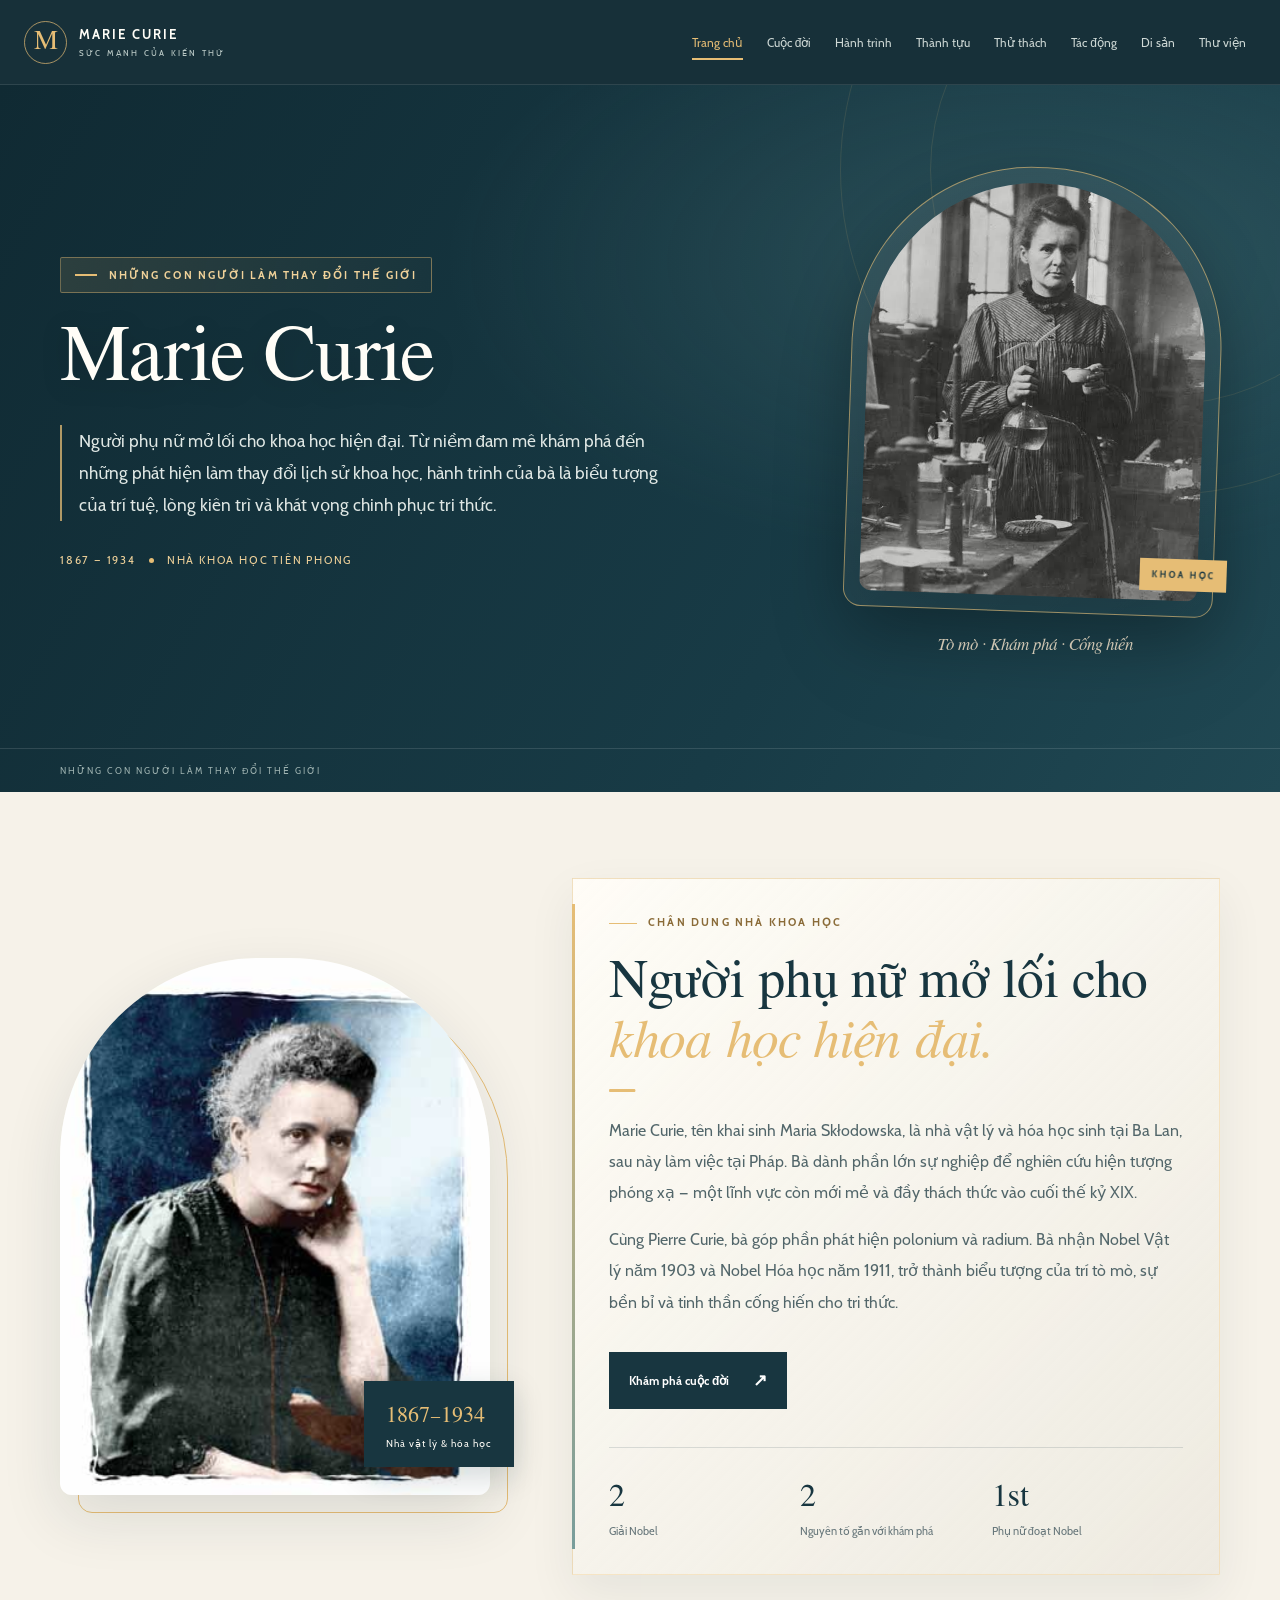
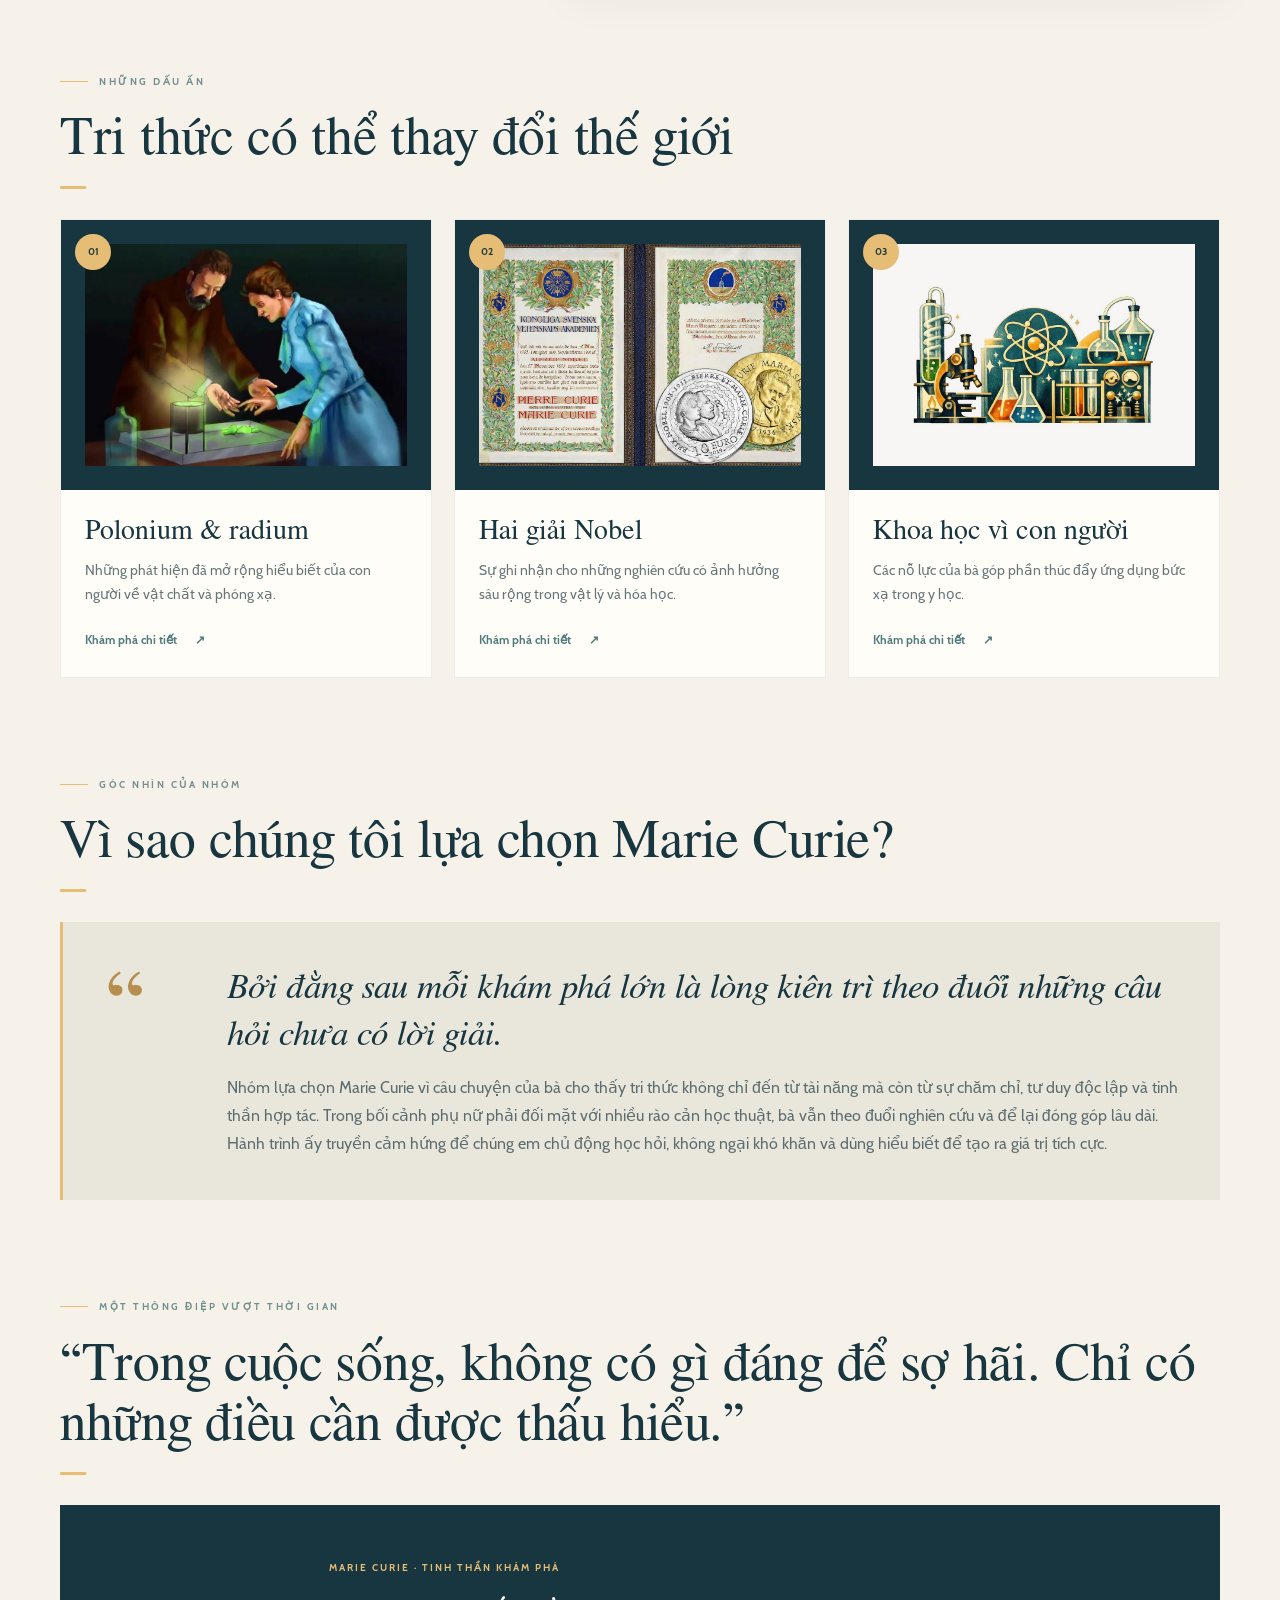
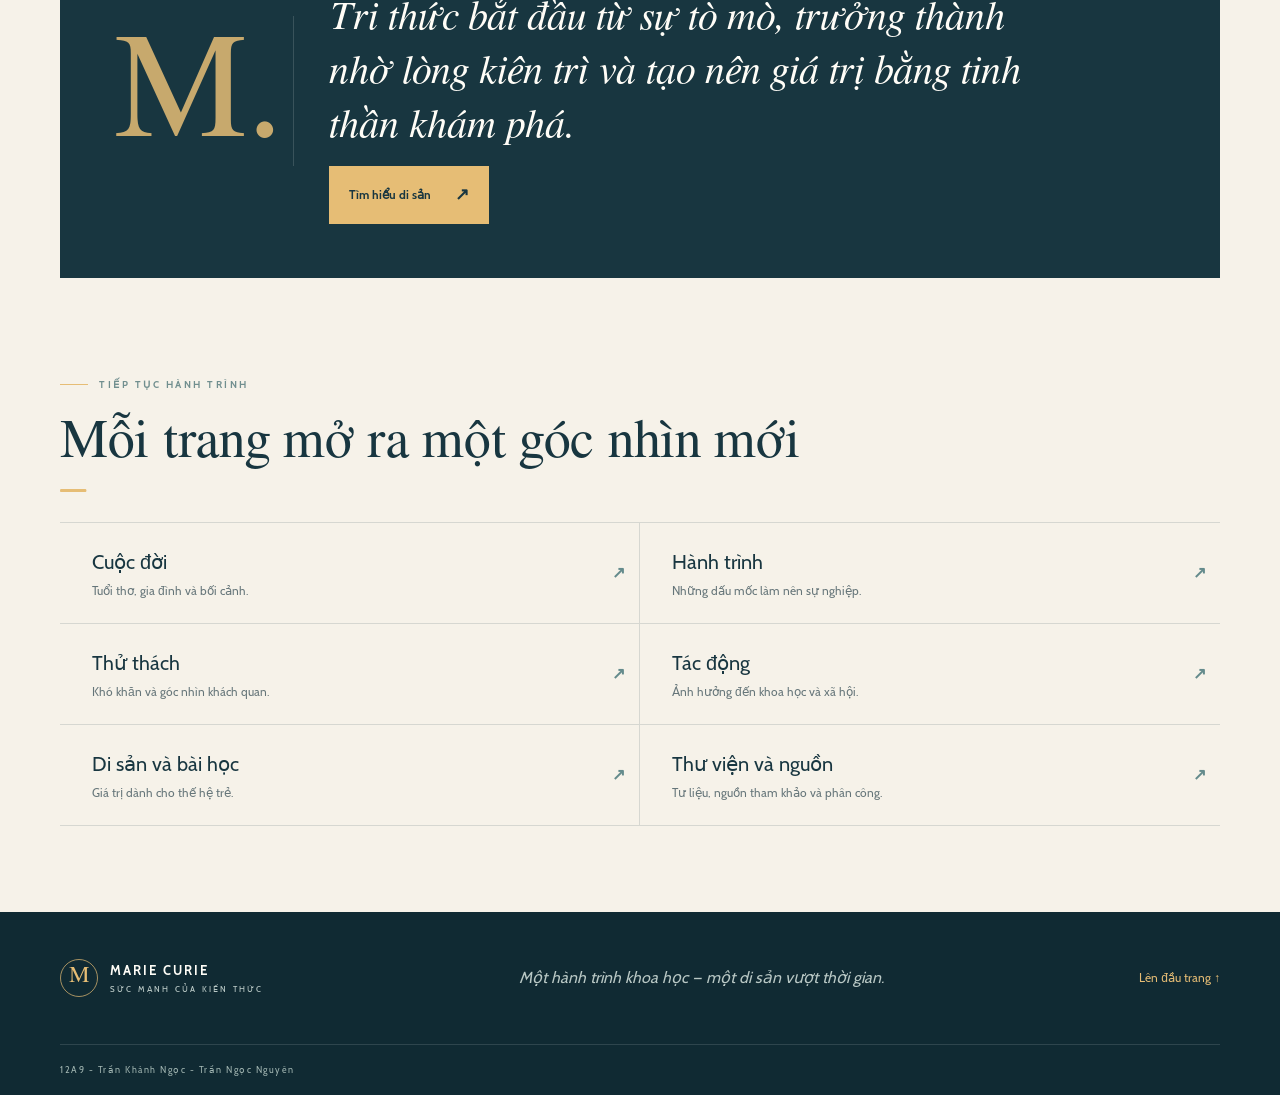
<file: index.html>
<!doctype html>
<html lang="vi">
  <head>
    <meta charset="utf-8" />
    <meta name="viewport" content="width=device-width, initial-scale=1" />
    <meta name="theme-color" content="#142f39" />
    <meta
      name="description"
      content="Tìm hiểu cuộc đời, thành tựu và di sản khoa học của Marie Curie."
    />
    <title>Marie Curie – Người thay đổi thế giới | Marie Curie</title>
    <link rel="stylesheet" href="style.css" />
  </head>
  <body>
    <a class="skip-link" href="#noi-dung">Bỏ qua điều hướng</a>
    <header class="site-header">
      <div class="nav-wrap">
        <a class="brand" href="index.html"
          ><span class="brand-mark">M<span></span></span
          ><span>MARIE CURIE<small>SỨC MẠNH CỦA KIẾN THỨ<Cap></Cap></small></span></a
        ><input class="menu-toggle" type="checkbox" id="menu-toggle" /><label
          class="menu-button"
          for="menu-toggle"
          aria-label="Mở hoặc đóng menu"
          ><span></span><span></span><span></span
        ></label>
        <nav class="main-nav" aria-label="Điều hướng chính">
          <a href="index.html" class="nav-link active" aria-current="page"
            >Trang chủ</a
          ><a href="cuocdoi.html" class="nav-link">Cuộc đời</a
          ><a href="hanhtrinh.html" class="nav-link">Hành trình</a
          ><a href="thanhtuu.html" class="nav-link">Thành tựu</a
          ><a href="thuthach.html" class="nav-link">Thử thách</a
          ><a href="tacdong.html" class="nav-link">Tác động</a
          ><a href="disan_baihoc.html" class="nav-link">Di sản</a
          ><a href="thuvien_nguon.html" class="nav-link">Thư viện</a>
        </nav>
      </div>
    </header>
    <main id="noi-dung">
      <section class="page-hero">
        <div class="hero-orbit orbit-one"></div>
        <div class="hero-orbit orbit-two"></div>
        <div class="container hero-inner">
          <div class="hero-copy">
            <p class="eyebrow">
              <span class="eyebrow-line"></span>NHỮNG CON NGƯỜI LÀM THAY ĐỔI THẾ
              GIỚI
            </p>
            <h1>Marie Curie</h1>
            <p class="hero-lead">
              Người phụ nữ mở lối cho khoa học hiện đại. Từ niềm đam mê khám phá
              đến những phát hiện làm thay đổi lịch sử khoa học, hành trình của
              bà là biểu tượng của trí tuệ, lòng kiên trì và khát vọng chinh
              phục tri thức.
            </p>
            <div class="hero-meta">
              <span>1867 — 1934</span><span class="meta-dot"></span
              ><span>Nhà khoa học tiên phong</span>
            </div>
          </div>
          <div class="hero-art">
            <div class="art-frame">
              <img
                src="images/anhminhhoa.jpg"
                alt="Minh họa nguyên tử và hiện tượng phóng xạ"
              /><span class="art-index">KHOA HỌC</span>
            </div>
            <span class="hero-caption">Tò mò · Khám phá · Cống hiến</span>
          </div>
        </div>
        <div class="hero-bottom">
          <span>NHỮNG CON NGƯỜI LÀM THAY ĐỔI THẾ GIỚI</span
          >
        </div>
      </section>
      <section class="container intro-grid section">
        <div class="intro-portrait">
          <img src="images/marie-curie.jpg" alt="Chân dung Marie Curie" />
          <div class="portrait-note">
            <strong>1867–1934</strong><span>Nhà vật lý & hóa học</span>
          </div>
        </div>
        <div class="intro-copy">
          <p class="eyebrow">
            <span class="eyebrow-line"></span>CHÂN DUNG NHÀ KHOA HỌC
          </p>
          <h2>Người phụ nữ mở lối cho <em>khoa học hiện đại.</em></h2>
          <p>
            Marie Curie, tên khai sinh Maria Skłodowska, là nhà vật lý và hóa
            học sinh tại Ba Lan, sau này làm việc tại Pháp. Bà dành phần lớn sự
            nghiệp để nghiên cứu hiện tượng phóng xạ — một lĩnh vực còn mới mẻ
            và đầy thách thức vào cuối thế kỷ XIX.
          </p>
          <p>
            Cùng Pierre Curie, bà góp phần phát hiện polonium và radium. Bà nhận
            Nobel Vật lý năm 1903 và Nobel Hóa học năm 1911, trở thành biểu
            tượng của trí tò mò, sự bền bỉ và tinh thần cống hiến cho tri thức.
          </p>
          <a class="button button-dark" href="cuocdoi.html"
            >Khám phá cuộc đời <span>↗</span></a
          >
          <div class="stat-row">
            <div><strong>2</strong><span>Giải Nobel</span></div>
            <div><strong>2</strong><span>Nguyên tố gắn với khám phá</span></div>
            <div><strong>1st</strong><span>Phụ nữ đoạt Nobel</span></div>
          </div>
        </div>
      </section>
      <section class="container section">
        <div class="section-heading">
          <p class="eyebrow">
            <span class="eyebrow-line"></span>NHỮNG DẤU ẤN
          </p>
          <h2>Tri thức có thể thay đổi thế giới</h2>
        </div>
        <div class="card-grid">
          <article class="feature-card">
            <div class="card-visual">
              <img
                src="images/raidum01.jpg"
                alt="Minh họa Polonium &amp; radium"
              /><span class="card-number">01</span>
            </div>
            <div class="card-content">
              <h3>Polonium & radium</h3>
              <p>
                Những phát hiện đã mở rộng hiểu biết của con người về vật chất
                và phóng xạ.
              </p>
              <a class="text-link" href="thanhtuu.html"
                >Khám phá chi tiết <span>↗</span></a
              >
            </div>
          </article>
          <article class="feature-card">
            <div class="card-visual">
              <img
                src="images/nobel.jpg"
                alt="Minh họa Hai giải Nobel"
              /><span class="card-number">02</span>
            </div>
            <div class="card-content">
              <h3>Hai giải Nobel</h3>
              <p>
                Sự ghi nhận cho những nghiên cứu có ảnh hưởng sâu rộng trong vật
                lý và hóa học.
              </p>
              <a class="text-link" href="thanhtuu.html"
                >Khám phá chi tiết <span>↗</span></a
              >
            </div>
          </article>
          <article class="feature-card">
            <div class="card-visual">
              <img
                src="images/khoahocviconnguoi.jpg"
                alt="Minh họa Khoa học vì con người"
              /><span class="card-number">03</span>
            </div>
            <div class="card-content">
              <h3>Khoa học vì con người</h3>
              <p>
                Các nỗ lực của bà góp phần thúc đẩy ứng dụng bức xạ trong y học.
              </p>
              <a class="text-link" href="tacdong.html"
                >Khám phá chi tiết <span>↗</span></a
              >
            </div>
          </article>
        </div>
      </section>
      <section class="container section">
        <div class="section-heading">
          <p class="eyebrow">
            <span class="eyebrow-line"></span>GÓC NHÌN CỦA NHÓM
          </p>
          <h2>Vì sao chúng tôi lựa chọn Marie Curie?</h2>
        </div>
        <div class="statement-panel">
          <div class="statement-mark">“</div>
          <div>
            <p class="statement-main">
              Bởi đằng sau mỗi khám phá lớn là lòng kiên trì theo đuổi những câu
              hỏi chưa có lời giải.
            </p>
            <p>
              Nhóm lựa chọn Marie Curie vì câu chuyện của bà cho thấy tri thức
              không chỉ đến từ tài năng mà còn từ sự chăm chỉ, tư duy độc lập và
              tinh thần hợp tác. Trong bối cảnh phụ nữ phải đối mặt với nhiều
              rào cản học thuật, bà vẫn theo đuổi nghiên cứu và để lại đóng góp
              lâu dài. Hành trình ấy truyền cảm hứng để chúng em chủ động học
              hỏi, không ngại khó khăn và dùng hiểu biết để tạo ra giá trị tích
              cực.
            </p>
          </div>
        </div>
      </section>
      <section class="container section">
        <div class="section-heading">
          <p class="eyebrow">
            <span class="eyebrow-line"></span>MỘT THÔNG ĐIỆP VƯỢT THỜI GIAN
          </p>
          <h2>
            “Trong cuộc sống, không có gì đáng để sợ hãi. Chỉ có những điều cần
            được thấu hiểu.”
          </h2>
        </div>
        <div class="quote-panel">
          <div class="quote-decoration">M.</div>
          <div>
            <p class="quote-label">MARIE CURIE · TINH THẦN KHÁM PHÁ</p>
            <p class="quote-text">
              Tri thức bắt đầu từ sự tò mò, trưởng thành nhờ lòng kiên trì và
              tạo nên giá trị bằng tinh thần khám phá.
            </p>
            <a class="button button-light" href="disan_baihoc.html"
              >Tìm hiểu di sản <span>↗</span></a
            >
          </div>
        </div>
      </section>
      <section class="container section">
        <div class="section-heading">
          <p class="eyebrow">
            <span class="eyebrow-line"></span>TIẾP TỤC HÀNH TRÌNH
          </p>
          <h2>Mỗi trang mở ra một góc nhìn mới</h2>
        </div>
        <div class="journey-grid">
          <a class="journey-link" href="cuocdoi.html"
            ><span></span>
            <div>
              <strong>Cuộc đời</strong
              ><small>Tuổi thơ, gia đình và bối cảnh.</small>
            </div>
            <b>↗</b></a
          ><a class="journey-link" href="hanhtrinh.html"
            ><span></span>
            <div>
              <strong>Hành trình</strong
              ><small>Những dấu mốc làm nên sự nghiệp.</small>
            </div>
            <b>↗</b></a
          ><a class="journey-link" href="thuthach.html"
            ><span></span>
            <div>
              <strong>Thử thách</strong
              ><small>Khó khăn và góc nhìn khách quan.</small>
            </div>
            <b>↗</b></a
          ><a class="journey-link" href="tacdong.html"
            ><span></span>
            <div>
              <strong>Tác động</strong
              ><small>Ảnh hưởng đến khoa học và xã hội.</small>
            </div>
            <b>↗</b></a
          ><a class="journey-link" href="disan_baihoc.html"
            ><span></span>
            <div>
              <strong>Di sản và bài học</strong
              ><small>Giá trị dành cho thế hệ trẻ.</small>
            </div>
            <b>↗</b></a
          ><a class="journey-link" href="thuvien_nguon.html"
            ><span></span>
            <div>
              <strong>Thư viện và nguồn</strong
              ><small>Tư liệu, nguồn tham khảo và phân công.</small>
            </div>
            <b>↗</b></a
          >
        </div>
      </section>
    </main>
    <footer class="site-footer">
      <div class="container footer-top">
        <a class="brand footer-brand" href="index.html"
          ><span class="brand-mark">M<span></span></span
          ><span>MARIE CURIE<small>SỨC MẠNH CỦA KIẾN THỨC</small></span></a
        >
        <p>Một hành trình khoa học — một di sản vượt thời gian.</p>
        <a class="back-top" href="#noi-dung">Lên đầu trang ↑</a>
      </div>
      <div class="container footer-bottom">
        <span>12A9 - Trần Khánh Ngọc - Trần Ngọc Nguyên</span
        >
      </div>
    </footer>
  </body>
</html>
</file>
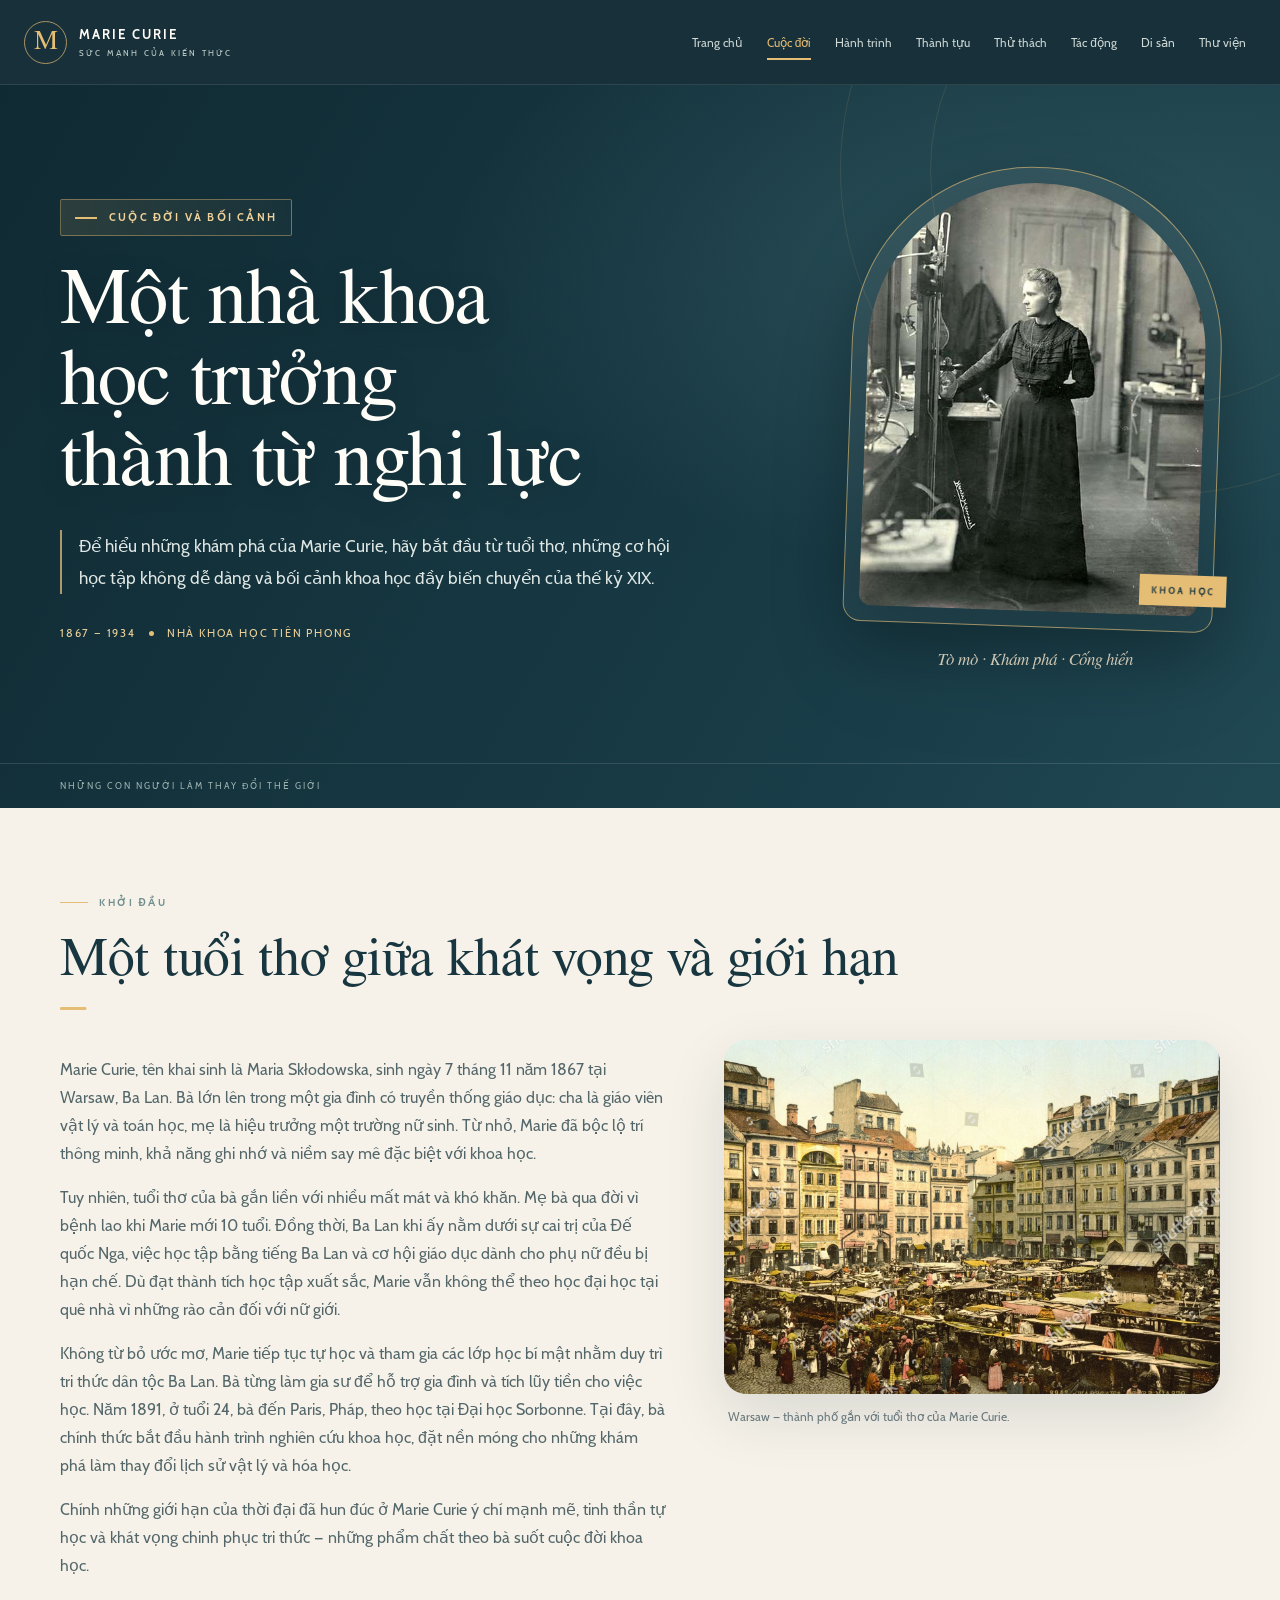
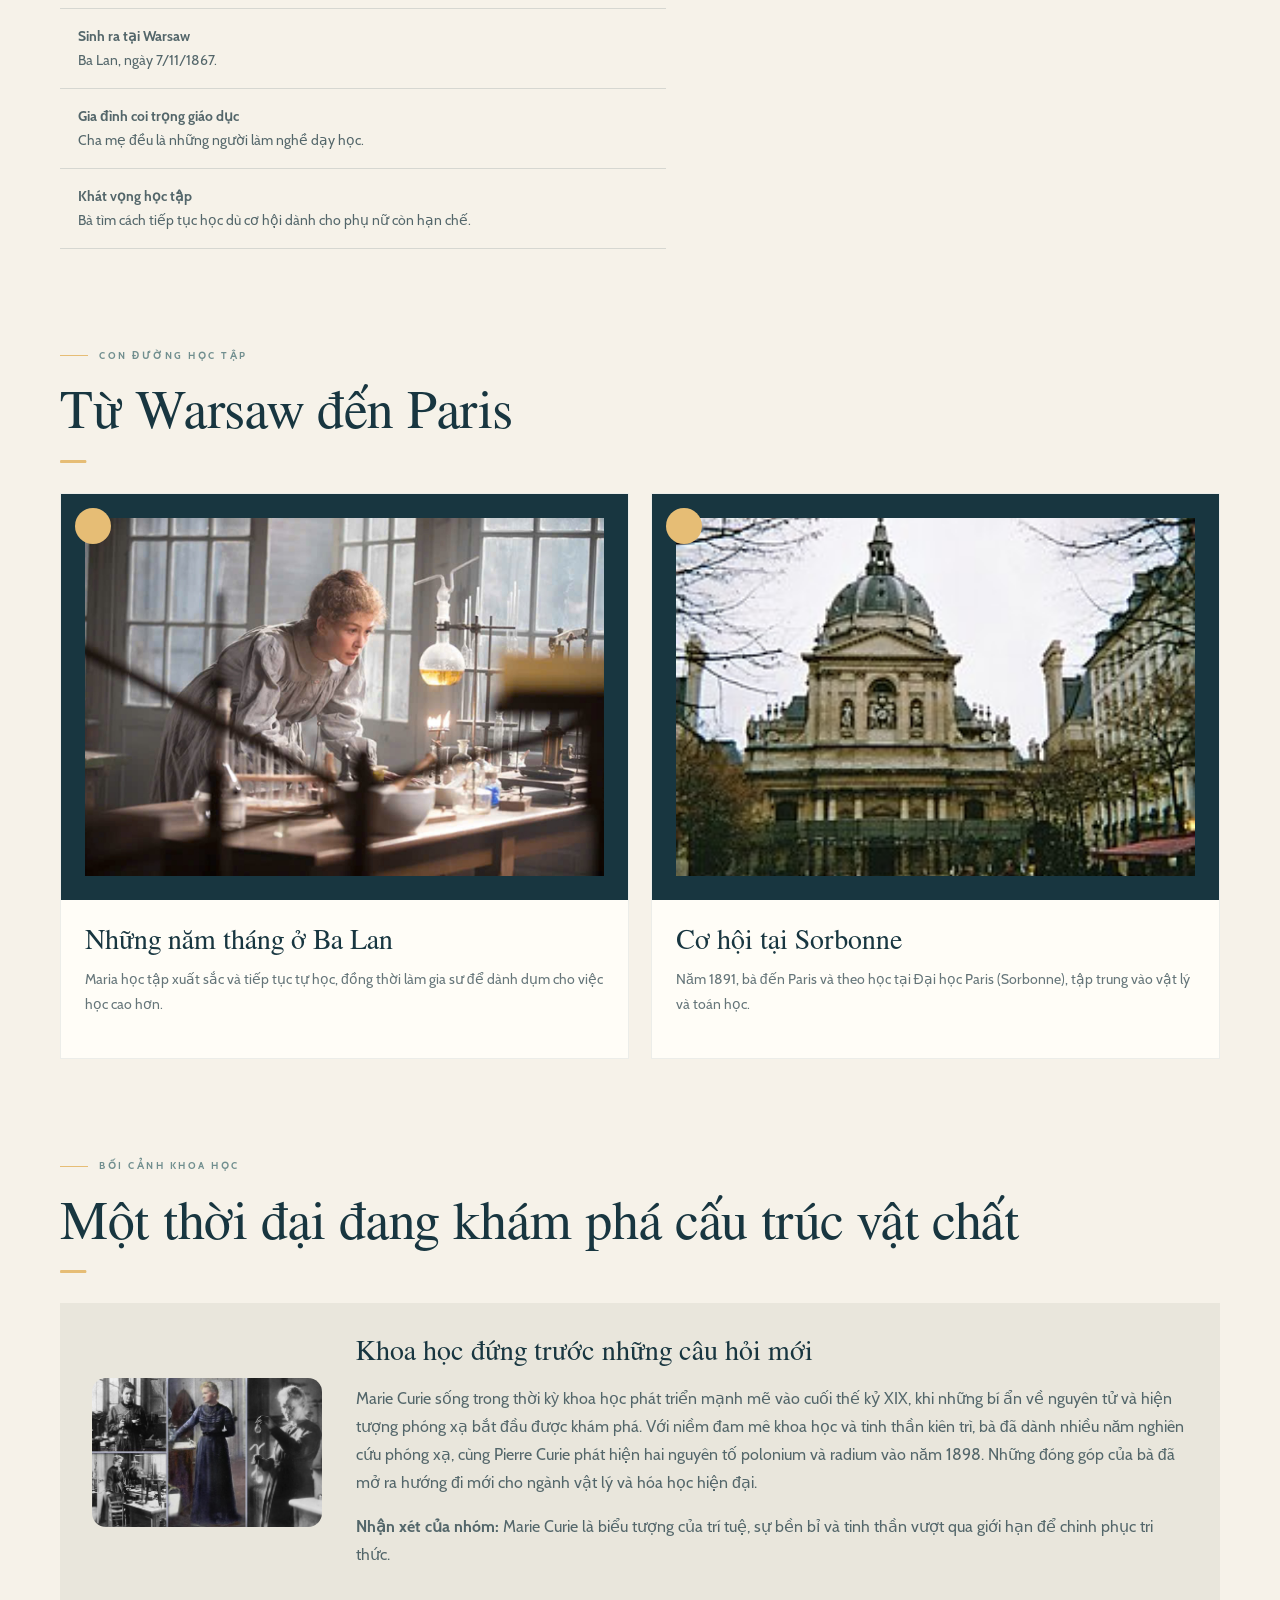
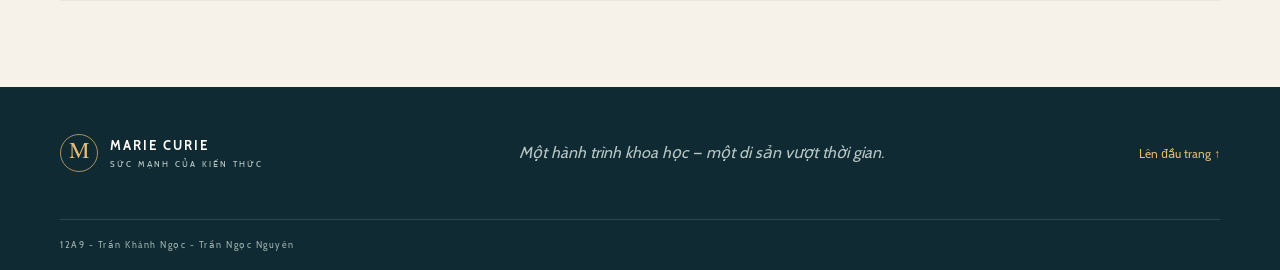
<file: cuocdoi.html>
<!doctype html>
<html lang="vi">
  <head>
    <meta charset="utf-8" />
    <meta name="viewport" content="width=device-width, initial-scale=1" />
    <meta name="theme-color" content="#142f39" />
    <meta
      name="description"
      content="Tìm hiểu cuộc đời, thành tựu và di sản khoa học của Marie Curie."
    />
    <title>Cuộc đời và bối cảnh | Marie Curie</title>
    <link rel="stylesheet" href="style.css" />
  </head>
  <body>
    <a class="skip-link" href="#noi-dung">Bỏ qua điều hướng</a>
    <header class="site-header">
      <div class="nav-wrap">
        <a class="brand" href="index.html"
          ><span class="brand-mark">M<span></span></span
          ><span>MARIE CURIE<small>SỨC MẠNH CỦA KIẾN THỨC</small></span></a
        ><input class="menu-toggle" type="checkbox" id="menu-toggle" /><label
          class="menu-button"
          for="menu-toggle"
          aria-label="Mở hoặc đóng menu"
          ><span></span><span></span><span></span
        ></label>
        <nav class="main-nav" aria-label="Điều hướng chính">
          <a href="index.html" class="nav-link">Trang chủ</a
          ><a href="cuocdoi.html" class="nav-link active" aria-current="page"
            >Cuộc đời</a
          ><a href="hanhtrinh.html" class="nav-link">Hành trình</a
          ><a href="thanhtuu.html" class="nav-link">Thành tựu</a
          ><a href="thuthach.html" class="nav-link">Thử thách</a
          ><a href="tacdong.html" class="nav-link">Tác động</a
          ><a href="disan_baihoc.html" class="nav-link">Di sản</a
          ><a href="thuvien_nguon.html" class="nav-link">Thư viện</a>
        </nav>
      </div>
    </header>
    <main id="noi-dung">
      <section class="page-hero">
        <div class="hero-orbit orbit-one"></div>
        <div class="hero-orbit orbit-two"></div>
        <div class="container hero-inner">
          <div class="hero-copy">
            <p class="eyebrow">
              <span class="eyebrow-line"></span>CUỘC ĐỜI VÀ BỐI CẢNH
            </p>
            <h1>Một nhà khoa học trưởng thành từ nghị lực</h1>
            <p class="hero-lead">
              Để hiểu những khám phá của Marie Curie, hãy bắt đầu từ tuổi thơ,
              những cơ hội học tập không dễ dàng và bối cảnh khoa học đầy biến
              chuyển của thế kỷ XIX.
            </p>
            <div class="hero-meta">
              <span>1867 — 1934</span><span class="meta-dot"></span
              ><span>Nhà khoa học tiên phong</span>
            </div>
          </div>
          <div class="hero-art">
            <div class="art-frame">
              <img
                src="images/cuocdoi.jpg"
                alt="Minh họa nguyên tử và hiện tượng phóng xạ"
              /><span class="art-index">KHOA HỌC</span>
            </div>
            <span class="hero-caption">Tò mò · Khám phá · Cống hiến</span>
          </div>
        </div>
        <div class="hero-bottom">
          <span>NHỮNG CON NGƯỜI LÀM THAY ĐỔI THẾ GIỚI</span>
        </div>
      </section>
      <section class="container section">
        <div class="section-heading">
          <p class="eyebrow"><span class="eyebrow-line"></span>KHỞI ĐẦU</p>
          <h2>Một tuổi thơ giữa khát vọng và giới hạn</h2>
        </div>
        <div class="two-column">
          <div>
            <p>
              Marie Curie, tên khai sinh là Maria Skłodowska, sinh ngày 7 tháng
              11 năm 1867 tại Warsaw, Ba Lan. Bà lớn lên trong một gia đình có
              truyền thống giáo dục: cha là giáo viên vật lý và toán học, mẹ là
              hiệu trưởng một trường nữ sinh. Từ nhỏ, Marie đã bộc lộ trí thông
              minh, khả năng ghi nhớ và niềm say mê đặc biệt với khoa học.
            </p>
            <p>
              Tuy nhiên, tuổi thơ của bà gắn liền với nhiều mất mát và khó khăn.
              Mẹ bà qua đời vì bệnh lao khi Marie mới 10 tuổi. Đồng thời, Ba Lan
              khi ấy nằm dưới sự cai trị của Đế quốc Nga, việc học tập bằng
              tiếng Ba Lan và cơ hội giáo dục dành cho phụ nữ đều bị hạn chế. Dù
              đạt thành tích học tập xuất sắc, Marie vẫn không thể theo học đại
              học tại quê nhà vì những rào cản đối với nữ giới.
            </p>
            <p>
              Không từ bỏ ước mơ, Marie tiếp tục tự học và tham gia các lớp học
              bí mật nhằm duy trì tri thức dân tộc Ba Lan. Bà từng làm gia sư để
              hỗ trợ gia đình và tích lũy tiền cho việc học. Năm 1891, ở tuổi
              24, bà đến Paris, Pháp, theo học tại Đại học Sorbonne. Tại đây, bà
              chính thức bắt đầu hành trình nghiên cứu khoa học, đặt nền móng
              cho những khám phá làm thay đổi lịch sử vật lý và hóa học.
            </p>
            <p>
              Chính những giới hạn của thời đại đã hun đúc ở Marie Curie ý chí
              mạnh mẽ, tinh thần tự học và khát vọng chinh phục tri thức — những
              phẩm chất theo bà suốt cuộc đời khoa học.
            </p>
            <div class="fact-list">
              <div>
                <span></span>
                <p>
                  <strong>Sinh ra tại Warsaw</strong><br />Ba Lan, ngày
                  7/11/1867.
                </p>
              </div>
              <div>
                <span></span>
                <p>
                  <strong>Gia đình coi trọng giáo dục</strong><br />Cha mẹ đều
                  là những người làm nghề dạy học.
                </p>
              </div>
              <div>
                <span></span>
                <p>
                  <strong>Khát vọng học tập</strong><br />Bà tìm cách tiếp tục
                  học dù cơ hội dành cho phụ nữ còn hạn chế.
                </p>
              </div>
            </div>
          </div>
          <figure class="image-feature">
            <img
              src="images/Warsaw.jpg"
              alt="Minh họa kiến trúc thành phố Warsaw"
            />
            <figcaption>
              Warsaw — thành phố gắn với tuổi thơ của Marie Curie.
            </figcaption>
          </figure>
        </div>
      </section>
      <section class="container section">
        <div class="section-heading">
          <p class="eyebrow">
            <span class="eyebrow-line"></span>CON ĐƯỜNG HỌC TẬP
          </p>
          <h2>Từ Warsaw đến Paris</h2>
        </div>
        <div class="split-cards">
          <article class="feature-card">
            <div class="card-visual">
              <img
                src="images/balan.jpg"
                alt="Minh họa Những năm tháng ở Ba Lan"
              /><span class="card-number"></span>
            </div>
            <div class="card-content">
              <h3>Những năm tháng ở Ba Lan</h3>
              <p>
                Maria học tập xuất sắc và tiếp tục tự học, đồng thời làm gia sư
                để dành dụm cho việc học cao hơn.
              </p>
            </div>
          </article>
          <article class="feature-card">
            <div class="card-visual">
              <img
                src="images/daihoc.jpg"
                alt="Minh họa Cơ hội tại Sorbonne"
              /><span class="card-number"></span>
            </div>
            <div class="card-content">
              <h3>Cơ hội tại Sorbonne</h3>
              <p>
                Năm 1891, bà đến Paris và theo học tại Đại học Paris (Sorbonne),
                tập trung vào vật lý và toán học.
              </p>
            </div>
          </article>
        </div>
      </section>
      <section class="container section">
        <div class="section-heading">
          <p class="eyebrow">
            <span class="eyebrow-line"></span>BỐI CẢNH KHOA HỌC
          </p>
          <h2>Một thời đại đang khám phá cấu trúc vật chất</h2>
        </div>
        <div class="text-panel">
          <img src="images/boicanh.jpg" alt="Minh họa nguyên tử" />
          <div>
            <h3>Khoa học đứng trước những câu hỏi mới</h3>
            <p>
              Marie Curie sống trong thời kỳ khoa học phát triển mạnh mẽ vào
              cuối thế kỷ XIX, khi những bí ẩn về nguyên tử và hiện tượng phóng
              xạ bắt đầu được khám phá. Với niềm đam mê khoa học và tinh thần
              kiên trì, bà đã dành nhiều năm nghiên cứu phóng xạ, cùng Pierre
              Curie phát hiện hai nguyên tố polonium và radium vào năm 1898.
              Những đóng góp của bà đã mở ra hướng đi mới cho ngành vật lý và
              hóa học hiện đại.
            </p>
            <p>
              <strong>Nhận xét của nhóm:</strong> Marie Curie là biểu tượng của
              trí tuệ, sự bền bỉ và tinh thần vượt qua giới hạn để chinh phục
              tri thức.
            </p>
          </div>
        </div>
      </section>
    </main>
    <footer class="site-footer">
      <div class="container footer-top">
        <a class="brand footer-brand" href="index.html"
          ><span class="brand-mark">M<span></span></span
          ><span>MARIE CURIE<small>SỨC MẠNH CỦA KIẾN THỨC</small></span></a
        >
        <p>Một hành trình khoa học — một di sản vượt thời gian.</p>
        <a class="back-top" href="#noi-dung">Lên đầu trang ↑</a>
      </div>
      <div class="container footer-bottom">
        <span>12A9 - Trần Khánh Ngọc - Trần Ngọc Nguyên</span>
      </div>
    </footer>
  </body>
</html>
</file>
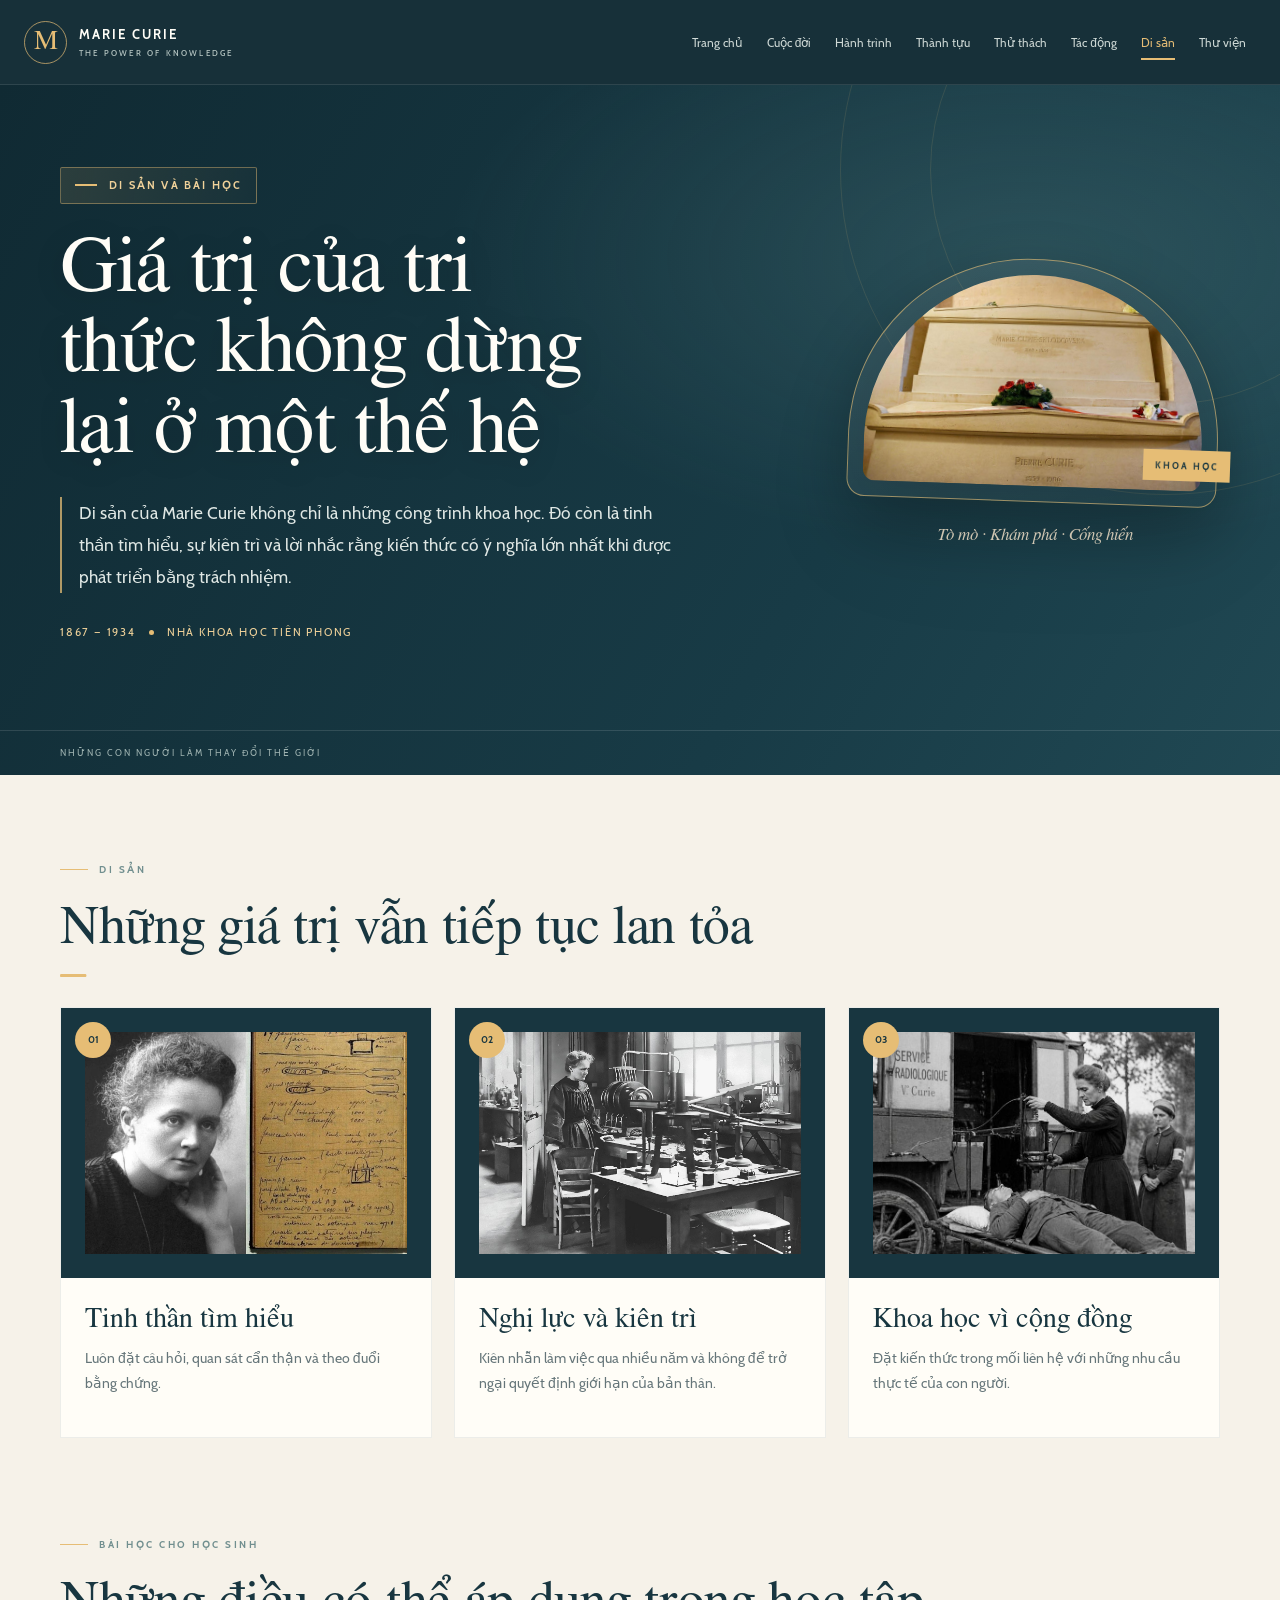
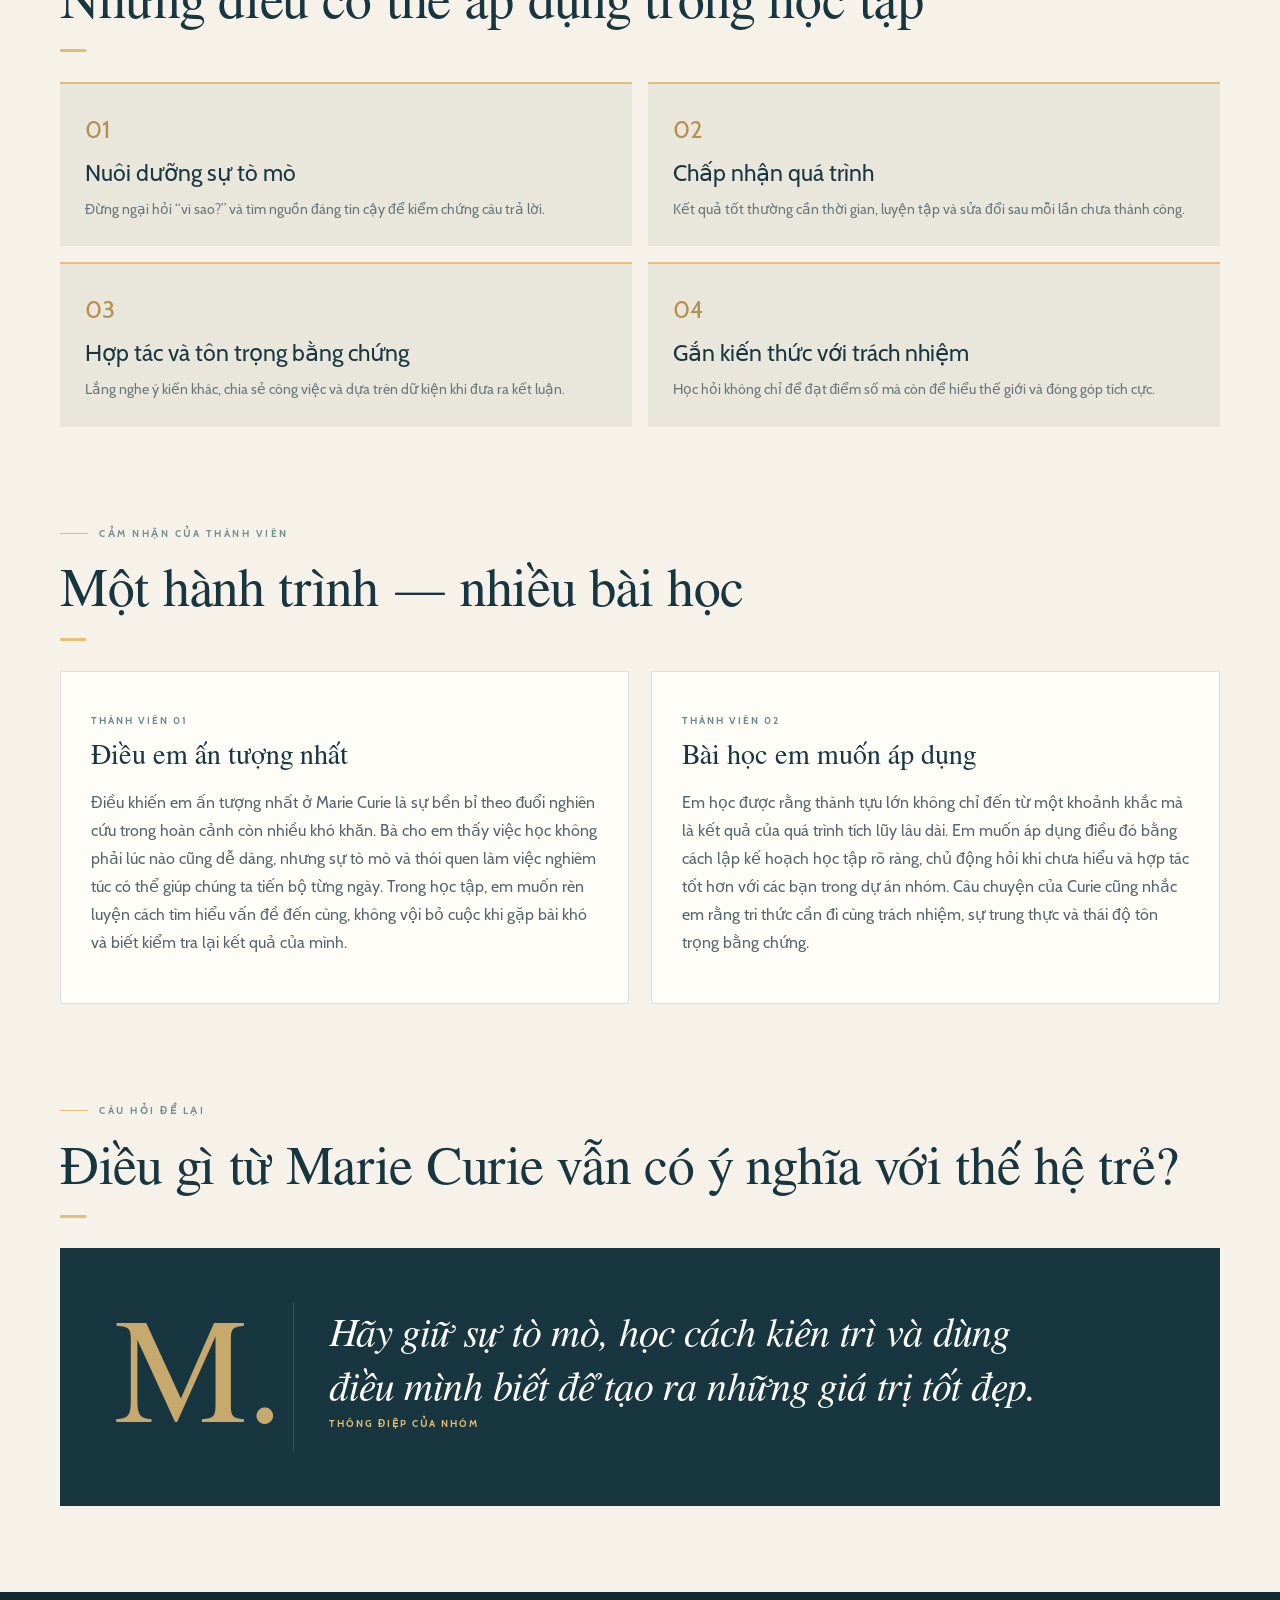
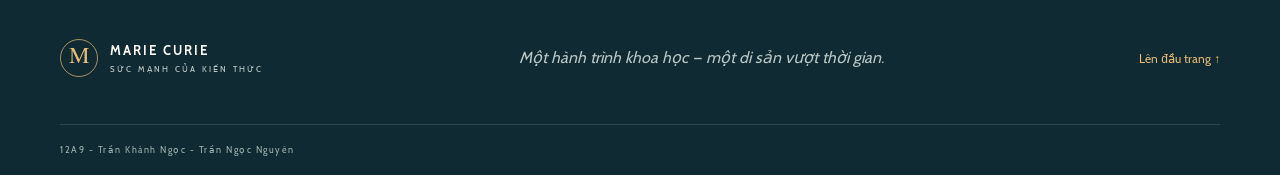
<file: disan_baihoc.html>
<!doctype html>
<html lang="vi">
  <head>
    <meta charset="utf-8" />
    <meta name="viewport" content="width=device-width, initial-scale=1" />
    <meta name="theme-color" content="#142f39" />
    <meta
      name="description"
      content="Tìm hiểu cuộc đời, thành tựu và di sản khoa học của Marie Curie."
    />
    <title>Di sản và bài học | Marie Curie</title>
    <link rel="stylesheet" href="style.css" />
  </head>
  <body>
    <a class="skip-link" href="#noi-dung">Bỏ qua điều hướng</a>
    <header class="site-header">
      <div class="nav-wrap">
        <a class="brand" href="index.html"
          ><span class="brand-mark">M<span></span></span
          ><span>MARIE CURIE<small>THE POWER OF KNOWLEDGE</small></span></a
        ><input class="menu-toggle" type="checkbox" id="menu-toggle" /><label
          class="menu-button"
          for="menu-toggle"
          aria-label="Mở hoặc đóng menu"
          ><span></span><span></span><span></span
        ></label>
        <nav class="main-nav" aria-label="Điều hướng chính">
          <a href="index.html" class="nav-link">Trang chủ</a
          ><a href="cuocdoi.html" class="nav-link">Cuộc đời</a
          ><a href="hanhtrinh.html" class="nav-link">Hành trình</a
          ><a href="thanhtuu.html" class="nav-link">Thành tựu</a
          ><a href="thuthach.html" class="nav-link">Thử thách</a
          ><a href="tacdong.html" class="nav-link">Tác động</a
          ><a
            href="disan_baihoc.html"
            class="nav-link active"
            aria-current="page"
            >Di sản</a
          ><a href="thuvien_nguon.html" class="nav-link">Thư viện</a>
        </nav>
      </div>
    </header>
    <main id="noi-dung">
      <section class="page-hero">
        <div class="hero-orbit orbit-one"></div>
        <div class="hero-orbit orbit-two"></div>
        <div class="container hero-inner">
          <div class="hero-copy">
            <p class="eyebrow">
              <span class="eyebrow-line"></span>DI SẢN VÀ BÀI HỌC
            </p>
            <h1>Giá trị của tri thức không dừng lại ở một thế hệ</h1>
            <p class="hero-lead">
              Di sản của Marie Curie không chỉ là những công trình khoa học. Đó
              còn là tinh thần tìm hiểu, sự kiên trì và lời nhắc rằng kiến thức
              có ý nghĩa lớn nhất khi được phát triển bằng trách nhiệm.
            </p>
            <div class="hero-meta">
              <span>1867 — 1934</span><span class="meta-dot"></span
              ><span>Nhà khoa học tiên phong</span>
            </div>
          </div>
          <div class="hero-art">
            <div class="art-frame">
              <img
                src="images/disan.jpg"
                alt="Minh họa nguyên tử và hiện tượng phóng xạ"
              /><span class="art-index">KHOA HỌC</span>
            </div>
            <span class="hero-caption">Tò mò · Khám phá · Cống hiến</span>
          </div>
        </div>
        <div class="hero-bottom">
          <span>NHỮNG CON NGƯỜI LÀM THAY ĐỔI THẾ GIỚI</span
          >
        </div>
      </section>
      <section class="container section">
        <div class="section-heading">
          <p class="eyebrow"><span class="eyebrow-line"></span>DI SẢN</p>
          <h2>Những giá trị vẫn tiếp tục lan tỏa</h2>
        </div>
        <div class="legacy-grid">
          <article class="feature-card">
            <div class="card-visual">
              <img
                src="images/disan1.jpg"
                alt="Minh họa Tinh thần tìm hiểu"
              /><span class="card-number">01</span>
            </div>
            <div class="card-content">
              <h3>Tinh thần tìm hiểu</h3>
              <p>
                Luôn đặt câu hỏi, quan sát cẩn thận và theo đuổi bằng chứng.
              </p>
            </div>
          </article>
          <article class="feature-card">
            <div class="card-visual">
              <img
                src="images/disan2.jpg"
                alt="Minh họa Nghị lực và kiên trì"
              /><span class="card-number">02</span>
            </div>
            <div class="card-content">
              <h3>Nghị lực và kiên trì</h3>
              <p>
                Kiên nhẫn làm việc qua nhiều năm và không để trở ngại quyết định
                giới hạn của bản thân.
              </p>
            </div>
          </article>
          <article class="feature-card">
            <div class="card-visual">
              <img
                src="images/xquang.jpg"
                alt="Minh họa Khoa học vì cộng đồng"
              /><span class="card-number">03</span>
            </div>
            <div class="card-content">
              <h3>Khoa học vì cộng đồng</h3>
              <p>
                Đặt kiến thức trong mối liên hệ với những nhu cầu thực tế của
                con người.
              </p>
            </div>
          </article>
        </div>
      </section>
      <section class="container section">
        <div class="section-heading">
          <p class="eyebrow">
            <span class="eyebrow-line"></span>BÀI HỌC CHO HỌC SINH
          </p>
          <h2>Những điều có thể áp dụng trong học tập</h2>
        </div>
        <div class="lesson-list">
          <div>
            <span>01</span>
            <h3>Nuôi dưỡng sự tò mò</h3>
            <p>
              Đừng ngại hỏi “vì sao?” và tìm nguồn đáng tin cậy để kiểm chứng
              câu trả lời.
            </p>
          </div>
          <div>
            <span>02</span>
            <h3>Chấp nhận quá trình</h3>
            <p>
              Kết quả tốt thường cần thời gian, luyện tập và sửa đổi sau mỗi lần
              chưa thành công.
            </p>
          </div>
          <div>
            <span>03</span>
            <h3>Hợp tác và tôn trọng bằng chứng</h3>
            <p>
              Lắng nghe ý kiến khác, chia sẻ công việc và dựa trên dữ kiện khi
              đưa ra kết luận.
            </p>
          </div>
          <div>
            <span>04</span>
            <h3>Gắn kiến thức với trách nhiệm</h3>
            <p>
              Học hỏi không chỉ để đạt điểm số mà còn để hiểu thế giới và đóng
              góp tích cực.
            </p>
          </div>
        </div>
      </section>
      <section class="container section">
        <div class="section-heading">
          <p class="eyebrow">
            <span class="eyebrow-line"></span>CẢM NHẬN CỦA THÀNH VIÊN
          </p>
          <h2>Một hành trình — nhiều bài học</h2>
        </div>
        <div class="reflection-grid">
          <article>
            <p class="reflection-label">THÀNH VIÊN 01</p>
            <h3>Điều em ấn tượng nhất</h3>
            <p>
              Điều khiến em ấn tượng nhất ở Marie Curie là sự bền bỉ theo đuổi
              nghiên cứu trong hoàn cảnh còn nhiều khó khăn. Bà cho em thấy việc
              học không phải lúc nào cũng dễ dàng, nhưng sự tò mò và thói quen
              làm việc nghiêm túc có thể giúp chúng ta tiến bộ từng ngày. Trong
              học tập, em muốn rèn luyện cách tìm hiểu vấn đề đến cùng, không
              vội bỏ cuộc khi gặp bài khó và biết kiểm tra lại kết quả của mình.
            </p>
          </article>
          <article>
            <p class="reflection-label">THÀNH VIÊN 02</p>
            <h3>Bài học em muốn áp dụng</h3>
            <p>
              Em học được rằng thành tựu lớn không chỉ đến từ một khoảnh khắc mà
              là kết quả của quá trình tích lũy lâu dài. Em muốn áp dụng điều đó
              bằng cách lập kế hoạch học tập rõ ràng, chủ động hỏi khi chưa hiểu
              và hợp tác tốt hơn với các bạn trong dự án nhóm. Câu chuyện của
              Curie cũng nhắc em rằng tri thức cần đi cùng trách nhiệm, sự trung
              thực và thái độ tôn trọng bằng chứng.
            </p>
          </article>
        </div>
      </section>
      <section class="container section">
        <div class="section-heading">
          <p class="eyebrow">
            <span class="eyebrow-line"></span>CÂU HỎI ĐỂ LẠI
          </p>
          <h2>Điều gì từ Marie Curie vẫn có ý nghĩa với thế hệ trẻ?</h2>
        </div>
        <div class="quote-panel">
          <div class="quote-decoration">M.</div>
          <div>
            <p class="quote-text">
              Hãy giữ sự tò mò, học cách kiên trì và dùng điều mình biết để tạo
              ra những giá trị tốt đẹp.
            </p>
            <p class="quote-label">THÔNG ĐIỆP CỦA NHÓM</p>
          </div>
        </div>
      </section>
    </main>
    <footer class="site-footer">
      <div class="container footer-top">
        <a class="brand footer-brand" href="index.html"
          ><span class="brand-mark">M<span></span></span
          ><span>MARIE CURIE<small>SỨC MẠNH CỦA KIẾN THỨC</small></span></a
        >
        <p>Một hành trình khoa học — một di sản vượt thời gian.</p>
        <a class="back-top" href="#noi-dung">Lên đầu trang ↑</a>
      </div>
      <div class="container footer-bottom">
        <span>12A9 - Trần Khánh Ngọc - Trần Ngọc Nguyên</span
        >
      </div>
    </footer>
  </body>
</html>
</file>
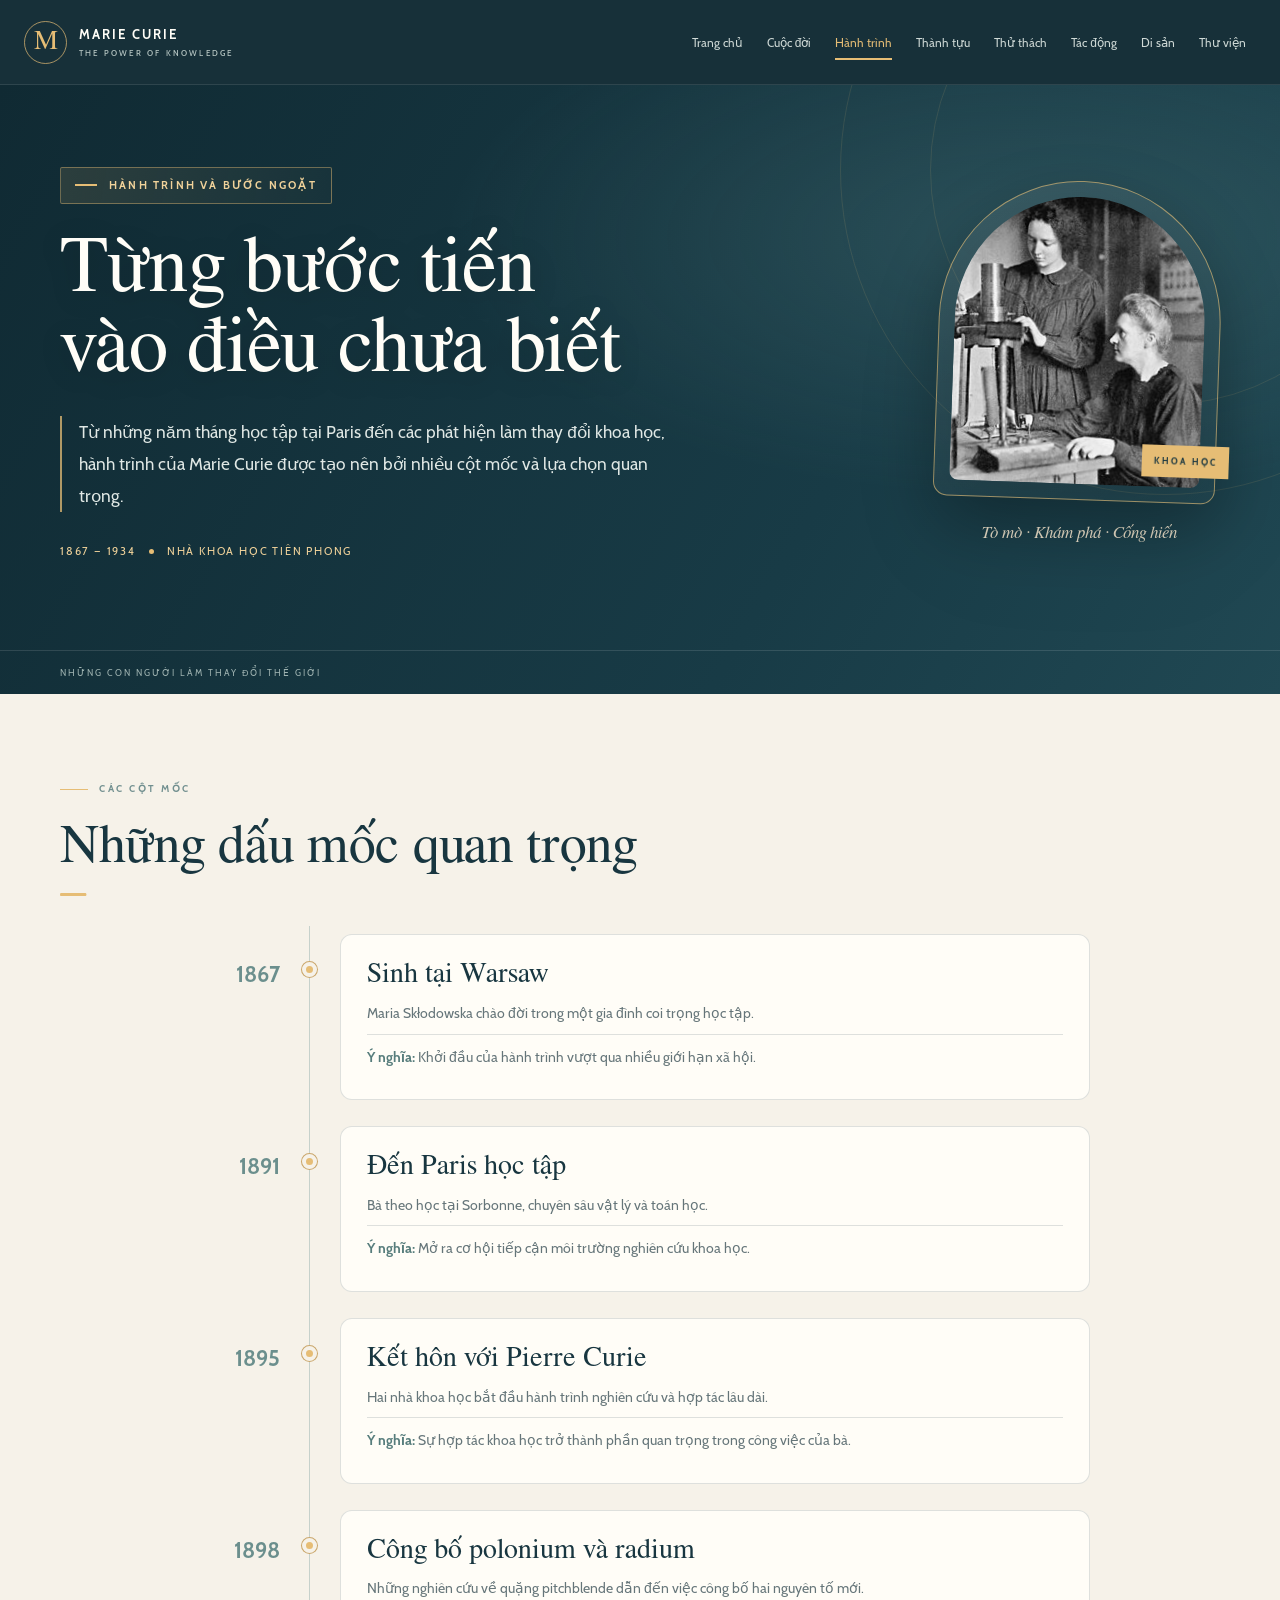
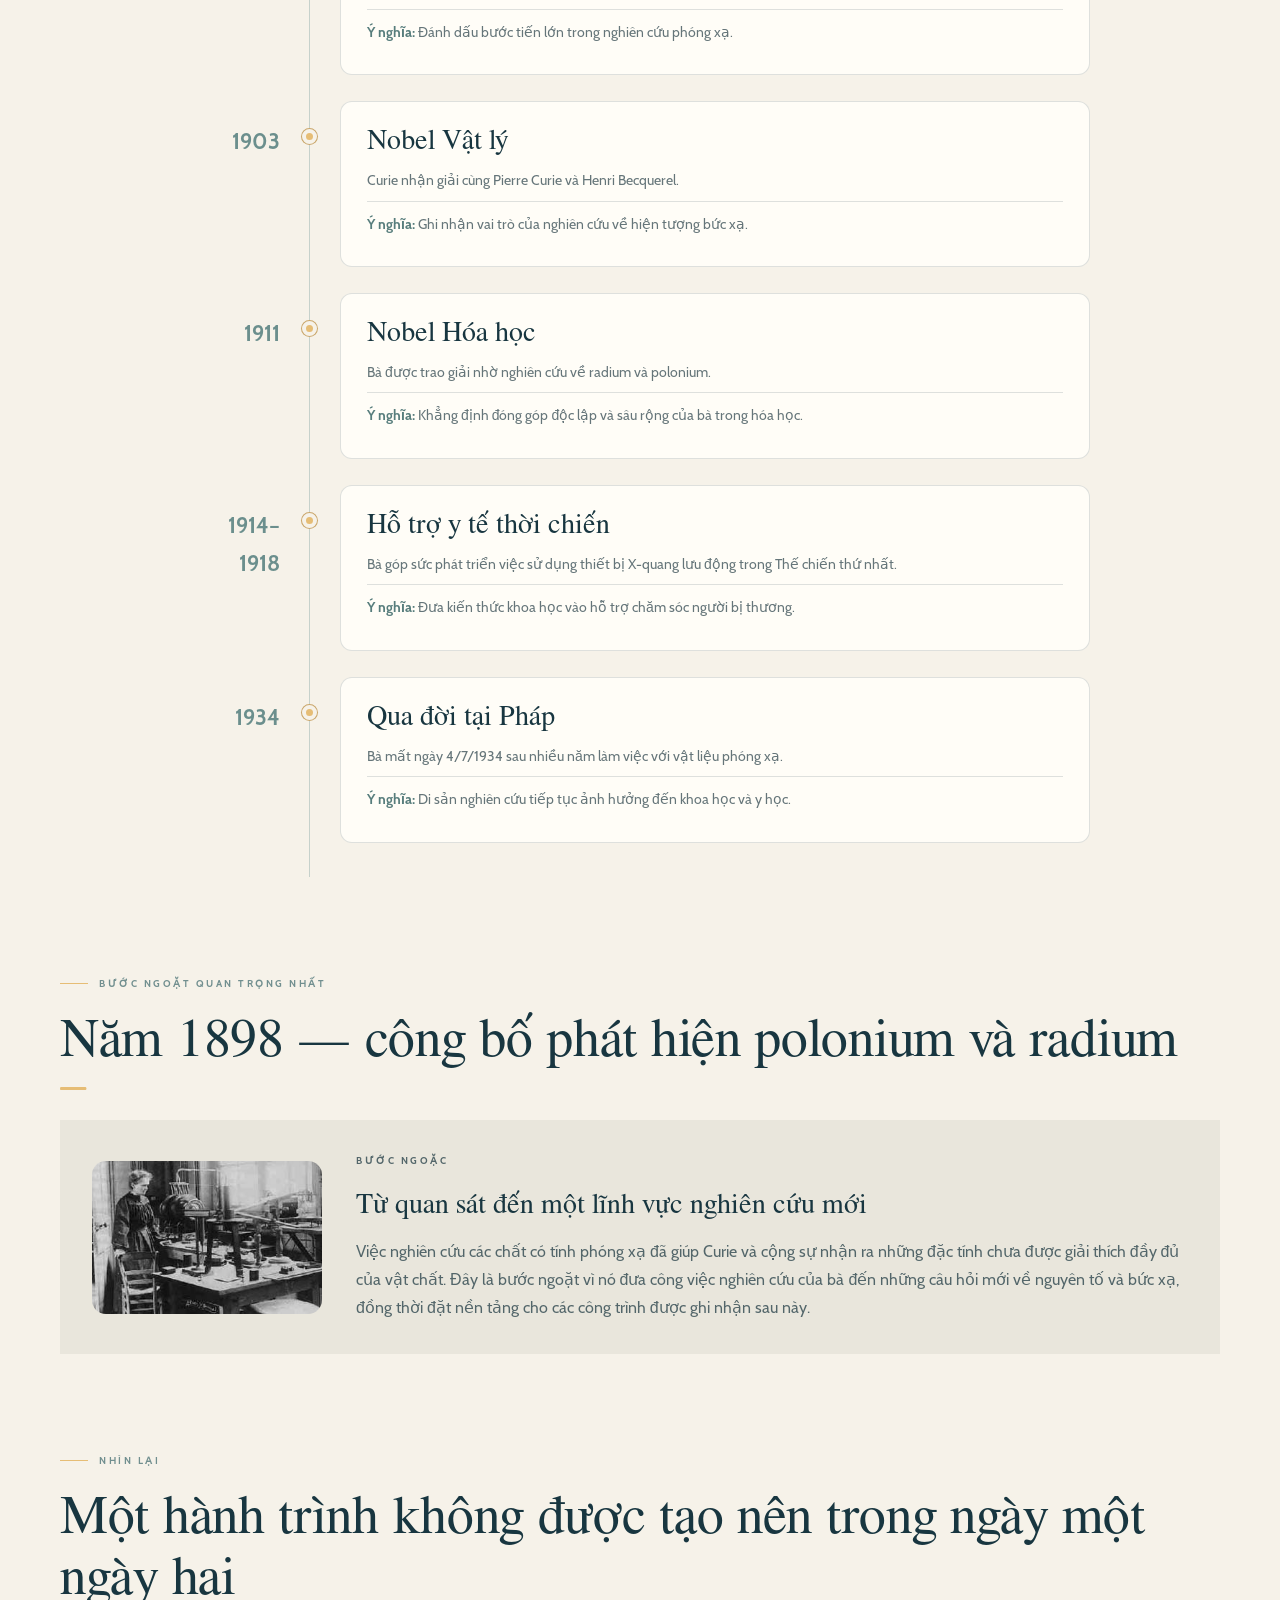
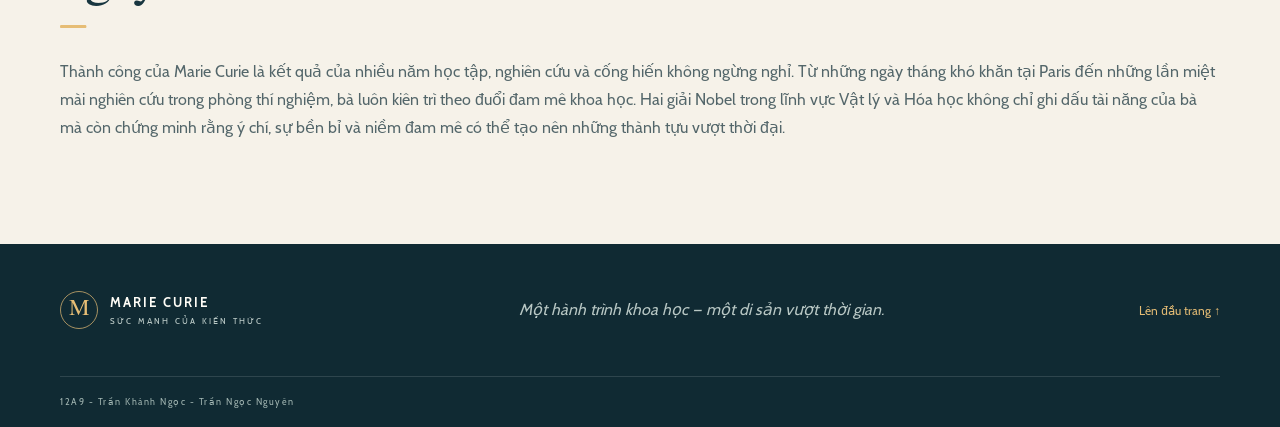
<file: hanhtrinh.html>
<!doctype html>
<html lang="vi">
  <head>
    <meta charset="utf-8" />
    <meta name="viewport" content="width=device-width, initial-scale=1" />
    <meta name="theme-color" content="#142f39" />
    <meta
      name="description"
      content="Tìm hiểu cuộc đời, thành tựu và di sản khoa học của Marie Curie."
    />
    <title>Hành trình và bước ngoặt | Marie Curie</title>
    <link rel="stylesheet" href="style.css" />
  </head>
  <body>
    <a class="skip-link" href="#noi-dung">Bỏ qua điều hướng</a>
    <header class="site-header">
      <div class="nav-wrap">
        <a class="brand" href="index.html"
          ><span class="brand-mark">M<span></span></span
          ><span>MARIE CURIE<small>THE POWER OF KNOWLEDGE</small></span></a
        ><input class="menu-toggle" type="checkbox" id="menu-toggle" /><label
          class="menu-button"
          for="menu-toggle"
          aria-label="Mở hoặc đóng menu"
          ><span></span><span></span><span></span
        ></label>
        <nav class="main-nav" aria-label="Điều hướng chính">
          <a href="index.html" class="nav-link">Trang chủ</a
          ><a href="cuocdoi.html" class="nav-link">Cuộc đời</a
          ><a href="hanhtrinh.html" class="nav-link active" aria-current="page"
            >Hành trình</a
          ><a href="thanhtuu.html" class="nav-link">Thành tựu</a
          ><a href="thuthach.html" class="nav-link">Thử thách</a
          ><a href="tacdong.html" class="nav-link">Tác động</a
          ><a href="disan_baihoc.html" class="nav-link">Di sản</a
          ><a href="thuvien_nguon.html" class="nav-link">Thư viện</a>
        </nav>
      </div>
    </header>
    <main id="noi-dung">
      <section class="page-hero">
        <div class="hero-orbit orbit-one"></div>
        <div class="hero-orbit orbit-two"></div>
        <div class="container hero-inner">
          <div class="hero-copy">
            <p class="eyebrow">
              <span class="eyebrow-line"></span>HÀNH TRÌNH VÀ BƯỚC NGOẶT
            </p>
            <h1>Từng bước tiến vào điều chưa biết</h1>
            <p class="hero-lead">
              Từ những năm tháng học tập tại Paris đến các phát hiện làm thay
              đổi khoa học, hành trình của Marie Curie được tạo nên bởi nhiều
              cột mốc và lựa chọn quan trọng.
            </p>
            <div class="hero-meta">
              <span>1867 — 1934</span><span class="meta-dot"></span
              ><span>Nhà khoa học tiên phong</span>
            </div>
          </div>
          <div class="hero-art">
            <div class="art-frame">
              <img
                src="images/hanhtrinh.jpg"
                alt="Minh họa nguyên tử và hiện tượng phóng xạ"
              /><span class="art-index">KHOA HỌC</span>
            </div>
            <span class="hero-caption">Tò mò · Khám phá · Cống hiến</span>
          </div>
        </div>
        <div class="hero-bottom">
          <span>NHỮNG CON NGƯỜI LÀM THAY ĐỔI THẾ GIỚI</span>
        </div>
      </section>
      <section class="container section">
        <div class="section-heading">
          <p class="eyebrow"><span class="eyebrow-line"></span>CÁC CỘT MỐC</p>
          <h2>Những dấu mốc quan trọng</h2>
        </div>
        <div class="timeline">
          <article class="timeline-item">
            <div class="timeline-year">1867</div>
            <div class="timeline-dot"></div>
            <div class="timeline-card">
              <h3>Sinh tại Warsaw</h3>
              <p>
                Maria Skłodowska chào đời trong một gia đình coi trọng học tập.
              </p>
              <p class="meaning">
                <strong>Ý nghĩa:</strong> Khởi đầu của hành trình vượt qua nhiều
                giới hạn xã hội.
              </p>
            </div>
          </article>
          <article class="timeline-item">
            <div class="timeline-year">1891</div>
            <div class="timeline-dot"></div>
            <div class="timeline-card">
              <h3>Đến Paris học tập</h3>
              <p>Bà theo học tại Sorbonne, chuyên sâu vật lý và toán học.</p>
              <p class="meaning">
                <strong>Ý nghĩa:</strong> Mở ra cơ hội tiếp cận môi trường
                nghiên cứu khoa học.
              </p>
            </div>
          </article>
          <article class="timeline-item">
            <div class="timeline-year">1895</div>
            <div class="timeline-dot"></div>
            <div class="timeline-card">
              <h3>Kết hôn với Pierre Curie</h3>
              <p>
                Hai nhà khoa học bắt đầu hành trình nghiên cứu và hợp tác lâu
                dài.
              </p>
              <p class="meaning">
                <strong>Ý nghĩa:</strong> Sự hợp tác khoa học trở thành phần
                quan trọng trong công việc của bà.
              </p>
            </div>
          </article>
          <article class="timeline-item">
            <div class="timeline-year">1898</div>
            <div class="timeline-dot"></div>
            <div class="timeline-card">
              <h3>Công bố polonium và radium</h3>
              <p>
                Những nghiên cứu về quặng pitchblende dẫn đến việc công bố hai
                nguyên tố mới.
              </p>
              <p class="meaning">
                <strong>Ý nghĩa:</strong> Đánh dấu bước tiến lớn trong nghiên
                cứu phóng xạ.
              </p>
            </div>
          </article>
          <article class="timeline-item">
            <div class="timeline-year">1903</div>
            <div class="timeline-dot"></div>
            <div class="timeline-card">
              <h3>Nobel Vật lý</h3>
              <p>Curie nhận giải cùng Pierre Curie và Henri Becquerel.</p>
              <p class="meaning">
                <strong>Ý nghĩa:</strong> Ghi nhận vai trò của nghiên cứu về
                hiện tượng bức xạ.
              </p>
            </div>
          </article>
          <article class="timeline-item">
            <div class="timeline-year">1911</div>
            <div class="timeline-dot"></div>
            <div class="timeline-card">
              <h3>Nobel Hóa học</h3>
              <p>Bà được trao giải nhờ nghiên cứu về radium và polonium.</p>
              <p class="meaning">
                <strong>Ý nghĩa:</strong> Khẳng định đóng góp độc lập và sâu
                rộng của bà trong hóa học.
              </p>
            </div>
          </article>
          <article class="timeline-item">
            <div class="timeline-year">1914–1918</div>
            <div class="timeline-dot"></div>
            <div class="timeline-card">
              <h3>Hỗ trợ y tế thời chiến</h3>
              <p>
                Bà góp sức phát triển việc sử dụng thiết bị X-quang lưu động
                trong Thế chiến thứ nhất.
              </p>
              <p class="meaning">
                <strong>Ý nghĩa:</strong> Đưa kiến thức khoa học vào hỗ trợ chăm
                sóc người bị thương.
              </p>
            </div>
          </article>
          <article class="timeline-item">
            <div class="timeline-year">1934</div>
            <div class="timeline-dot"></div>
            <div class="timeline-card">
              <h3>Qua đời tại Pháp</h3>
              <p>
                Bà mất ngày 4/7/1934 sau nhiều năm làm việc với vật liệu phóng
                xạ.
              </p>
              <p class="meaning">
                <strong>Ý nghĩa:</strong> Di sản nghiên cứu tiếp tục ảnh hưởng
                đến khoa học và y học.
              </p>
            </div>
          </article>
        </div>
      </section>
      <section class="container section">
        <div class="section-heading">
          <p class="eyebrow">
            <span class="eyebrow-line"></span>BƯỚC NGOẶT QUAN TRỌNG NHẤT
          </p>
          <h2>Năm 1898 — công bố phát hiện polonium và radium</h2>
        </div>
        <div class="highlight-box">
          <img src="images/phõnga.jpg" alt="Minh họa radium" />
          <div>
            <p class="eyebrow">BƯỚC NGOẶC</p>
            <h3>Từ quan sát đến một lĩnh vực nghiên cứu mới</h3>
            <p>
              Việc nghiên cứu các chất có tính phóng xạ đã giúp Curie và cộng sự
              nhận ra những đặc tính chưa được giải thích đầy đủ của vật chất.
              Đây là bước ngoặt vì nó đưa công việc nghiên cứu của bà đến những
              câu hỏi mới về nguyên tố và bức xạ, đồng thời đặt nền tảng cho các
              công trình được ghi nhận sau này.
            </p>
          </div>
        </div>
      </section>
      <section class="container section">
        <div class="section-heading">
          <p class="eyebrow"><span class="eyebrow-line"></span>NHÌN LẠI</p>
          <h2>Một hành trình không được tạo nên trong ngày một ngày hai</h2>
        </div>
        <p class="closing-copy">
          Thành công của Marie Curie là kết quả của nhiều năm học tập, nghiên
          cứu và cống hiến không ngừng nghỉ. Từ những ngày tháng khó khăn tại
          Paris đến những lần miệt mài nghiên cứu trong phòng thí nghiệm, bà
          luôn kiên trì theo đuổi đam mê khoa học. Hai giải Nobel trong lĩnh vực
          Vật lý và Hóa học không chỉ ghi dấu tài năng của bà mà còn chứng minh
          rằng ý chí, sự bền bỉ và niềm đam mê có thể tạo nên những thành tựu
          vượt thời đại.
        </p>
      </section>
    </main>
    <footer class="site-footer">
      <div class="container footer-top">
        <a class="brand footer-brand" href="index.html"
          ><span class="brand-mark">M<span></span></span
          ><span>MARIE CURIE<small>SỨC MẠNH CỦA KIẾN THỨC</small></span></a
        >
        <p>Một hành trình khoa học — một di sản vượt thời gian.</p>
        <a class="back-top" href="#noi-dung">Lên đầu trang ↑</a>
      </div>
      <div class="container footer-bottom">
        <span>12A9 - Trần Khánh Ngọc - Trần Ngọc Nguyên</span>
      </div>
    </footer>
  </body>
</html>
</file>
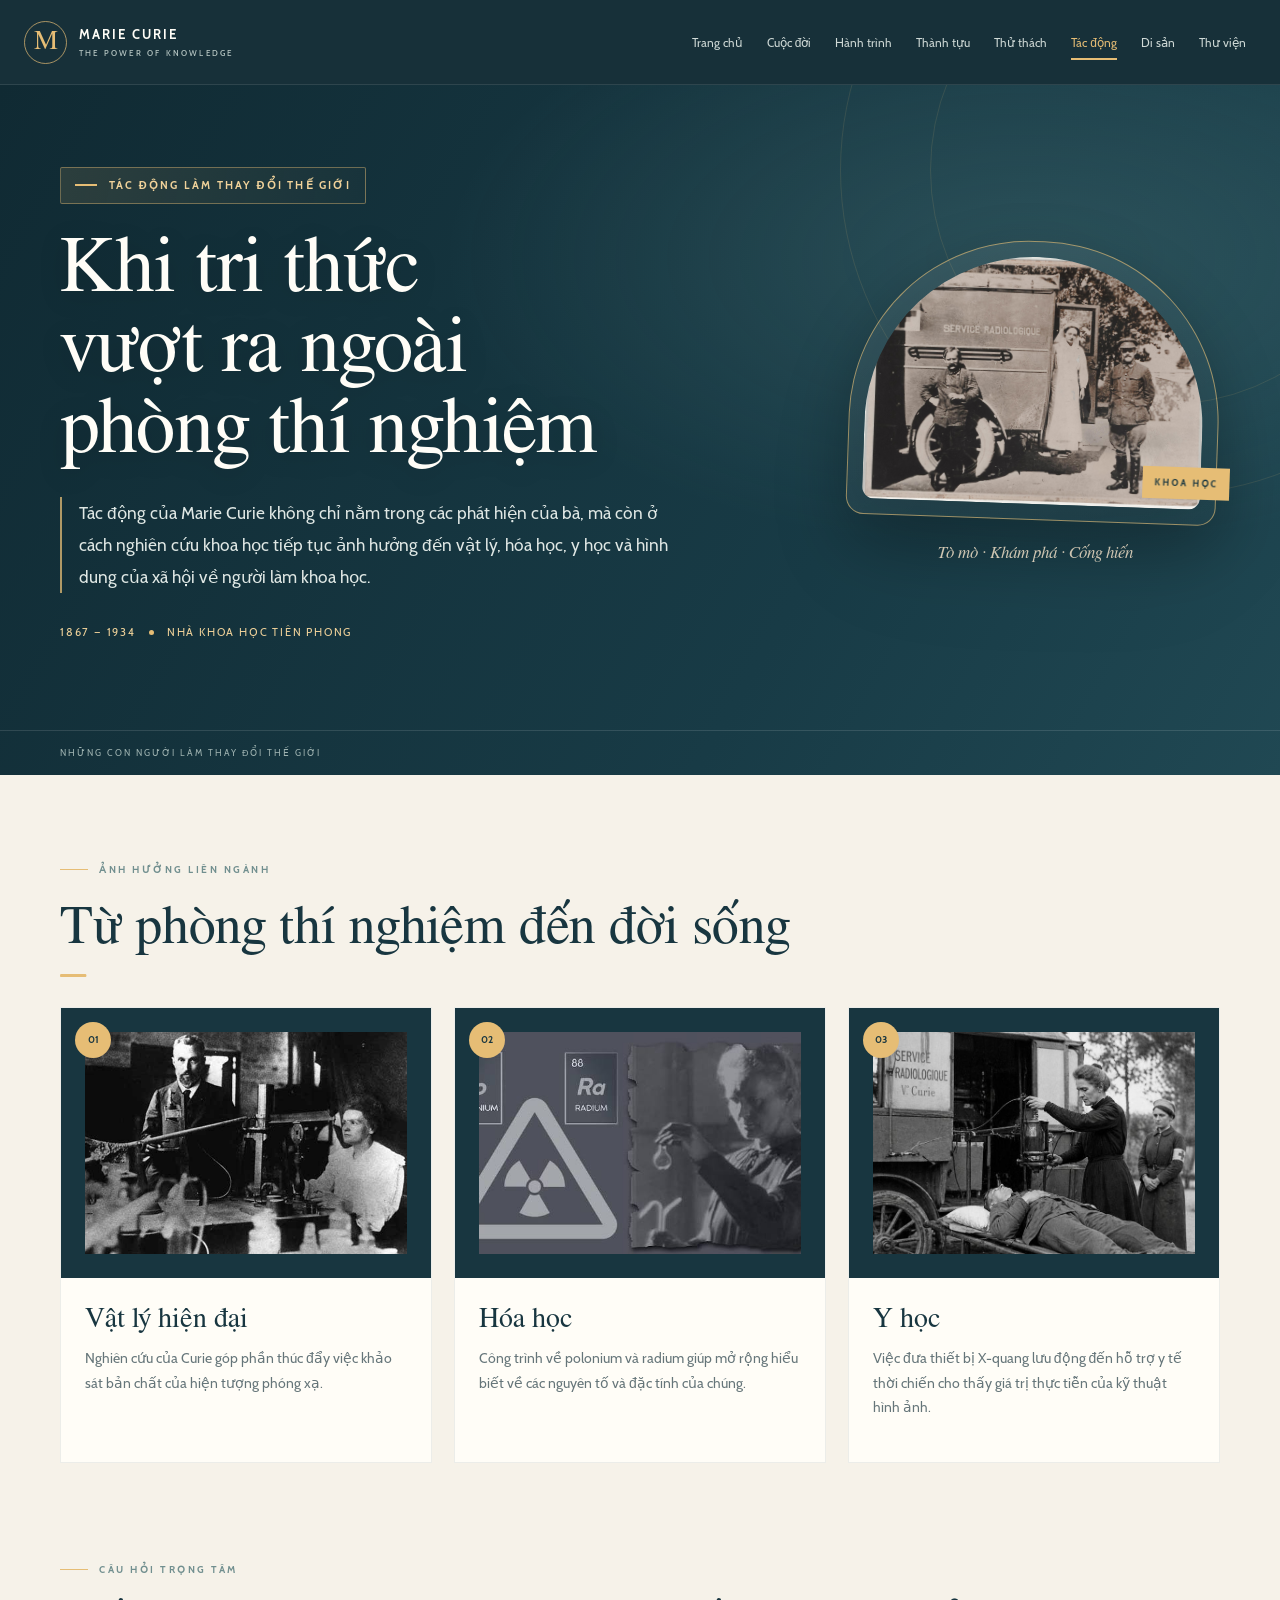
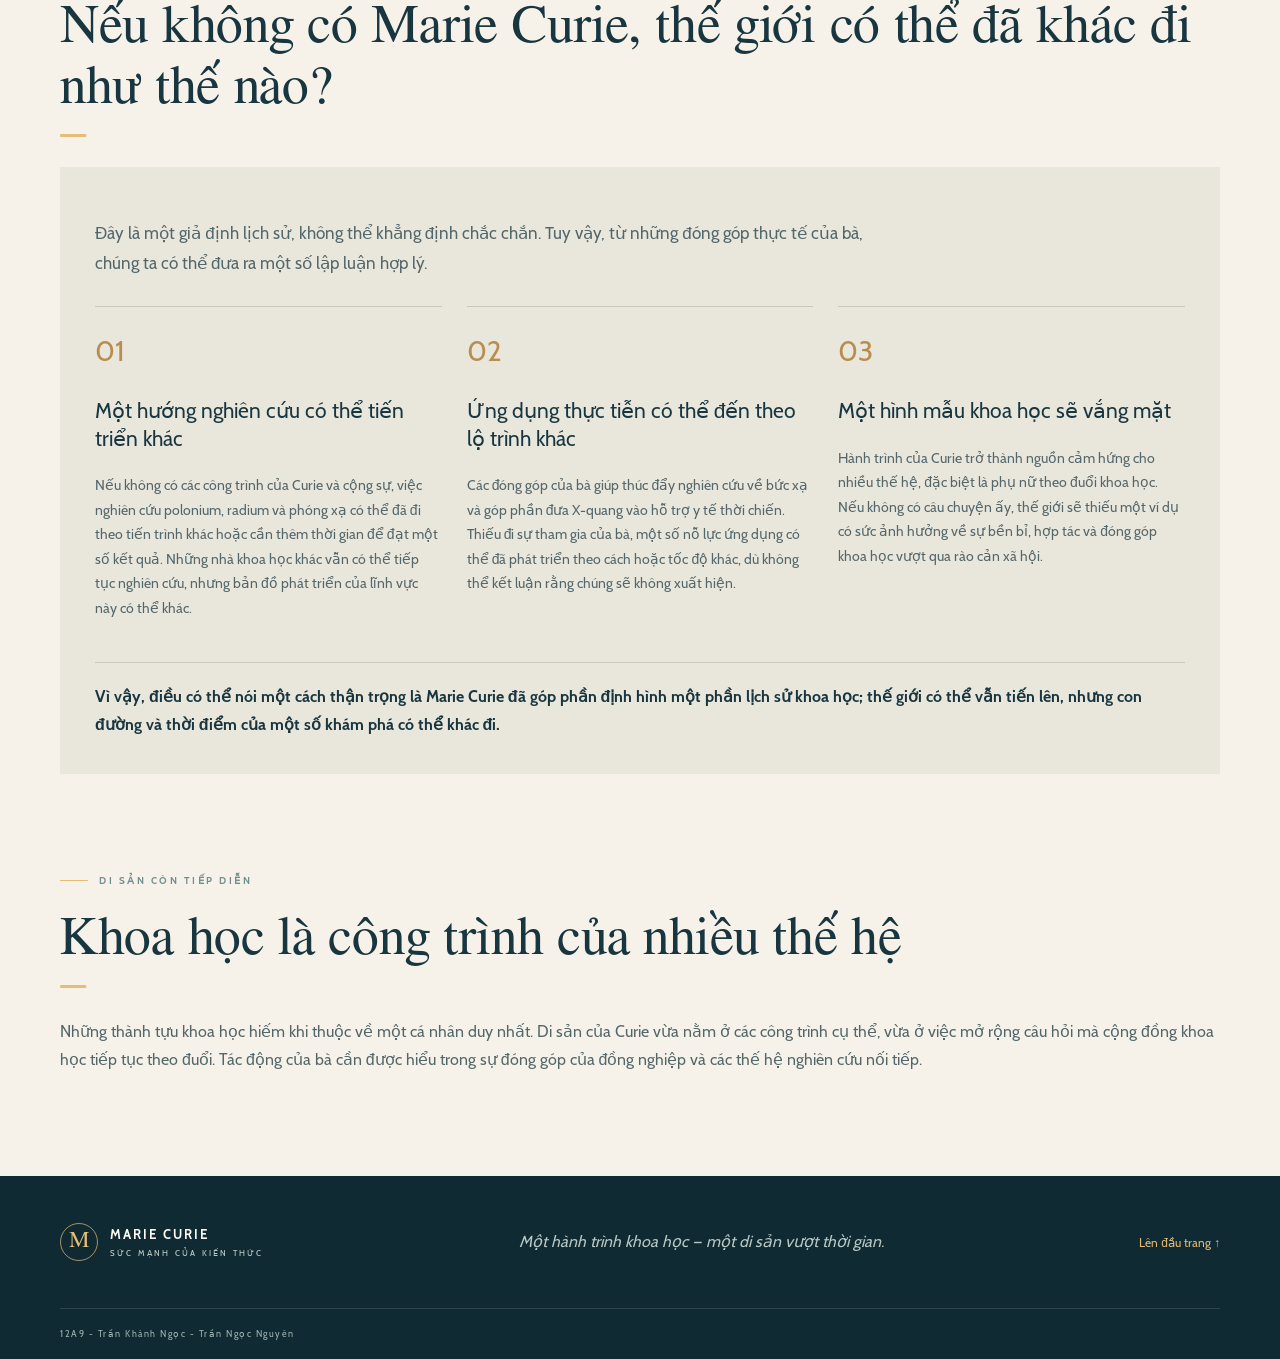
<file: tacdong.html>
<!doctype html>
<html lang="vi">
  <head>
    <meta charset="utf-8" />
    <meta name="viewport" content="width=device-width, initial-scale=1" />
    <meta name="theme-color" content="#142f39" />
    <meta
      name="description"
      content="Tìm hiểu cuộc đời, thành tựu và di sản khoa học của Marie Curie."
    />
    <title>Tác động của Marie Curie | Marie Curie</title>
    <link rel="stylesheet" href="style.css" />
  </head>
  <body>
    <a class="skip-link" href="#noi-dung">Bỏ qua điều hướng</a>
    <header class="site-header">
      <div class="nav-wrap">
        <a class="brand" href="index.html"
          ><span class="brand-mark">M<span></span></span
          ><span>MARIE CURIE<small>THE POWER OF KNOWLEDGE</small></span></a
        ><input class="menu-toggle" type="checkbox" id="menu-toggle" /><label
          class="menu-button"
          for="menu-toggle"
          aria-label="Mở hoặc đóng menu"
          ><span></span><span></span><span></span
        ></label>
        <nav class="main-nav" aria-label="Điều hướng chính">
          <a href="index.html" class="nav-link">Trang chủ</a
          ><a href="cuocdoi.html" class="nav-link">Cuộc đời</a
          ><a href="hanhtrinh.html" class="nav-link">Hành trình</a
          ><a href="thanhtuu.html" class="nav-link">Thành tựu</a
          ><a href="thuthach.html" class="nav-link">Thử thách</a
          ><a href="tacdong.html" class="nav-link active" aria-current="page"
            >Tác động</a
          ><a href="disan_baihoc.html" class="nav-link">Di sản</a
          ><a href="thuvien_nguon.html" class="nav-link">Thư viện</a>
        </nav>
      </div>
    </header>
    <main id="noi-dung">
      <section class="page-hero">
        <div class="hero-orbit orbit-one"></div>
        <div class="hero-orbit orbit-two"></div>
        <div class="container hero-inner">
          <div class="hero-copy">
            <p class="eyebrow">
              <span class="eyebrow-line"></span>TÁC ĐỘNG LÀM THAY ĐỔI THẾ
              GIỚI
            </p>
            <h1>Khi tri thức vượt ra ngoài phòng thí nghiệm</h1>
            <p class="hero-lead">
              Tác động của Marie Curie không chỉ nằm trong các phát hiện của bà,
              mà còn ở cách nghiên cứu khoa học tiếp tục ảnh hưởng đến vật lý,
              hóa học, y học và hình dung của xã hội về người làm khoa học.
            </p>
            <div class="hero-meta">
              <span>1867 — 1934</span><span class="meta-dot"></span
              ><span>Nhà khoa học tiên phong</span>
            </div>
          </div>
          <div class="hero-art">
            <div class="art-frame">
              <img
                src="images/tacdong2.jpg"
                alt="Minh họa nguyên tử và hiện tượng phóng xạ"
              /><span class="art-index">KHOA HỌC</span>
            </div>
            <span class="hero-caption">Tò mò · Khám phá · Cống hiến</span>
          </div>
        </div>
        <div class="hero-bottom">
          <span>NHỮNG CON NGƯỜI LÀM THAY ĐỔI THẾ GIỚI</span
          >
        </div>
      </section>
      <section class="container section">
        <div class="section-heading">
          <p class="eyebrow">
            <span class="eyebrow-line"></span>ẢNH HƯỞNG LIÊN NGÀNH
          </p>
          <h2>Từ phòng thí nghiệm đến đời sống</h2>
        </div>
        <div class="impact-grid">
          <article class="feature-card">
            <div class="card-visual">
              <img src="images/tacdong3.jpg" alt="Minh họa Vật lý hiện đại" /><span
                class="card-number"
                >01</span
              >
            </div>
            <div class="card-content">
              <h3>Vật lý hiện đại</h3>
              <p>
                Nghiên cứu của Curie góp phần thúc đẩy việc khảo sát bản chất
                của hiện tượng phóng xạ.
              </p>
            </div>
          </article>
          <article class="feature-card">
            <div class="card-visual">
              <img src="images/tacdong4.jpg" alt="Minh họa Hóa học" /><span
                class="card-number"
                >02</span
              >
            </div>
            <div class="card-content">
              <h3>Hóa học</h3>
              <p>
                Công trình về polonium và radium giúp mở rộng hiểu biết về các
                nguyên tố và đặc tính của chúng.
              </p>
            </div>
          </article>
          <article class="feature-card">
            <div class="card-visual">
              <img src="images/xquang.jpg" alt="Minh họa Y học" /><span
                class="card-number"
                >03</span
              >
            </div>
            <div class="card-content">
              <h3>Y học</h3>
              <p>
                Việc đưa thiết bị X-quang lưu động đến hỗ trợ y tế thời chiến
                cho thấy giá trị thực tiễn của kỹ thuật hình ảnh.
              </p>
            </div>
          </article>
        </div>
      </section>
      <section class="container section">
        <div class="section-heading">
          <p class="eyebrow">
            <span class="eyebrow-line"></span>CÂU HỎI TRỌNG TÂM
          </p>
          <h2>
            Nếu không có Marie Curie, thế giới có thể đã khác đi như thế nào?
          </h2>
        </div>
        <div class="analysis-panel">
          <p class="analysis-intro">
            Đây là một giả định lịch sử, không thể khẳng định chắc chắn. Tuy
            vậy, từ những đóng góp thực tế của bà, chúng ta có thể đưa ra một số
            lập luận hợp lý.
          </p>
          <div class="analysis-columns">
            <article>
              <span>01</span>
              <h3>Một hướng nghiên cứu có thể tiến triển khác</h3>
              <p>
                Nếu không có các công trình của Curie và cộng sự, việc nghiên
                cứu polonium, radium và phóng xạ có thể đã đi theo tiến trình
                khác hoặc cần thêm thời gian để đạt một số kết quả. Những nhà
                khoa học khác vẫn có thể tiếp tục nghiên cứu, nhưng bản đồ phát
                triển của lĩnh vực này có thể khác.
              </p>
            </article>
            <article>
              <span>02</span>
              <h3>Ứng dụng thực tiễn có thể đến theo lộ trình khác</h3>
              <p>
                Các đóng góp của bà giúp thúc đẩy nghiên cứu về bức xạ và góp
                phần đưa X-quang vào hỗ trợ y tế thời chiến. Thiếu đi sự tham
                gia của bà, một số nỗ lực ứng dụng có thể đã phát triển theo
                cách hoặc tốc độ khác, dù không thể kết luận rằng chúng sẽ không
                xuất hiện.
              </p>
            </article>
            <article>
              <span>03</span>
              <h3>Một hình mẫu khoa học sẽ vắng mặt</h3>
              <p>
                Hành trình của Curie trở thành nguồn cảm hứng cho nhiều thế hệ,
                đặc biệt là phụ nữ theo đuổi khoa học. Nếu không có câu chuyện
                ấy, thế giới sẽ thiếu một ví dụ có sức ảnh hưởng về sự bền bỉ,
                hợp tác và đóng góp khoa học vượt qua rào cản xã hội.
              </p>
            </article>
          </div>
          <p class="analysis-conclusion">
            Vì vậy, điều có thể nói một cách thận trọng là Marie Curie đã góp
            phần định hình một phần lịch sử khoa học; thế giới có thể vẫn tiến
            lên, nhưng con đường và thời điểm của một số khám phá có thể khác
            đi.
          </p>
        </div>
      </section>
      <section class="container section">
        <div class="section-heading">
          <p class="eyebrow">
            <span class="eyebrow-line"></span>DI SẢN CÒN TIẾP DIỄN
          </p>
          <h2>Khoa học là công trình của nhiều thế hệ</h2>
        </div>
        <p class="closing-copy">
          Những thành tựu khoa học hiếm khi thuộc về một cá nhân duy nhất. Di
          sản của Curie vừa nằm ở các công trình cụ thể, vừa ở việc mở rộng câu
          hỏi mà cộng đồng khoa học tiếp tục theo đuổi. Tác động của bà cần được
          hiểu trong sự đóng góp của đồng nghiệp và các thế hệ nghiên cứu nối
          tiếp.
        </p>
      </section>
    </main>
    <footer class="site-footer">
      <div class="container footer-top">
        <a class="brand footer-brand" href="index.html"
          ><span class="brand-mark">M<span></span></span
          ><span>MARIE CURIE<small>SỨC MẠNH CỦA KIẾN THỨC</small></span></a
        >
        <p>Một hành trình khoa học — một di sản vượt thời gian.</p>
        <a class="back-top" href="#noi-dung">Lên đầu trang ↑</a>
      </div>
      <div class="container footer-bottom">
        <span>12A9 - Trần Khánh Ngọc - Trần Ngọc Nguyên</span
        >
      </div>
    </footer>
  </body>
</html>
</file>
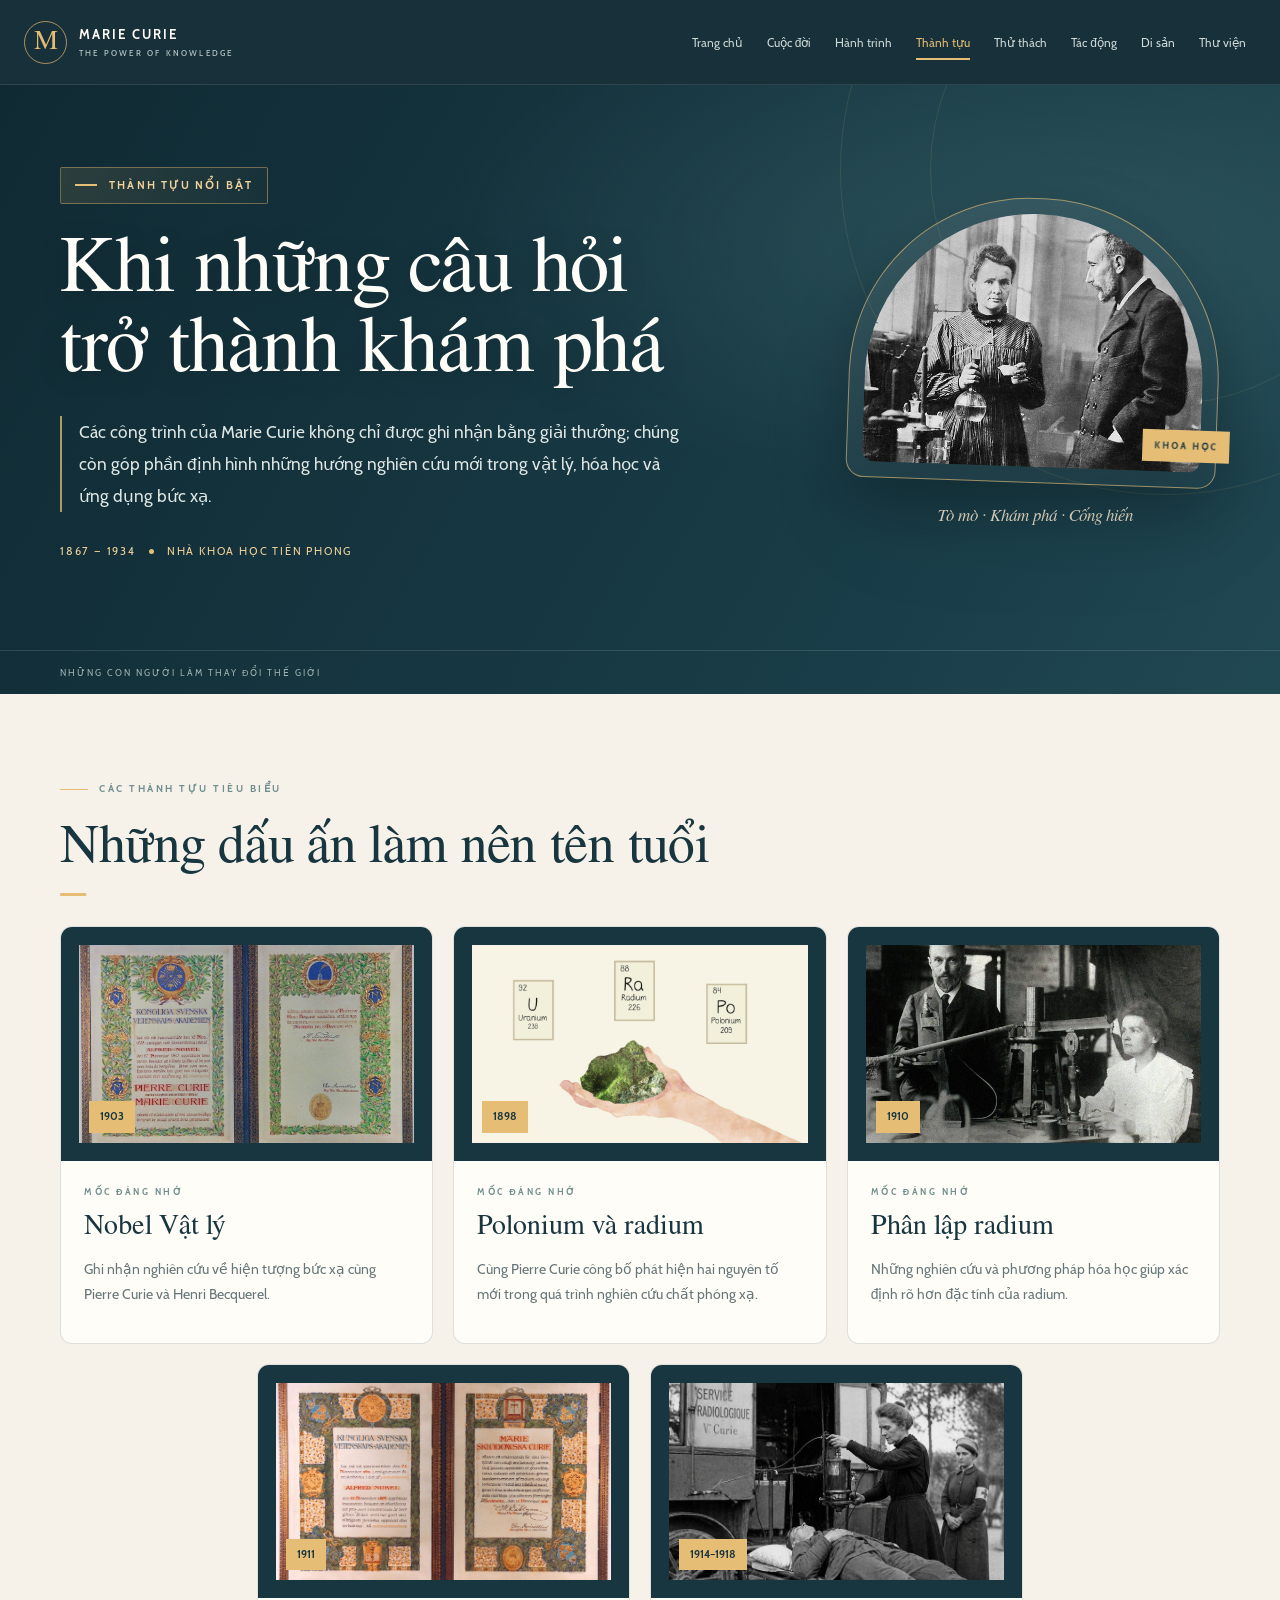
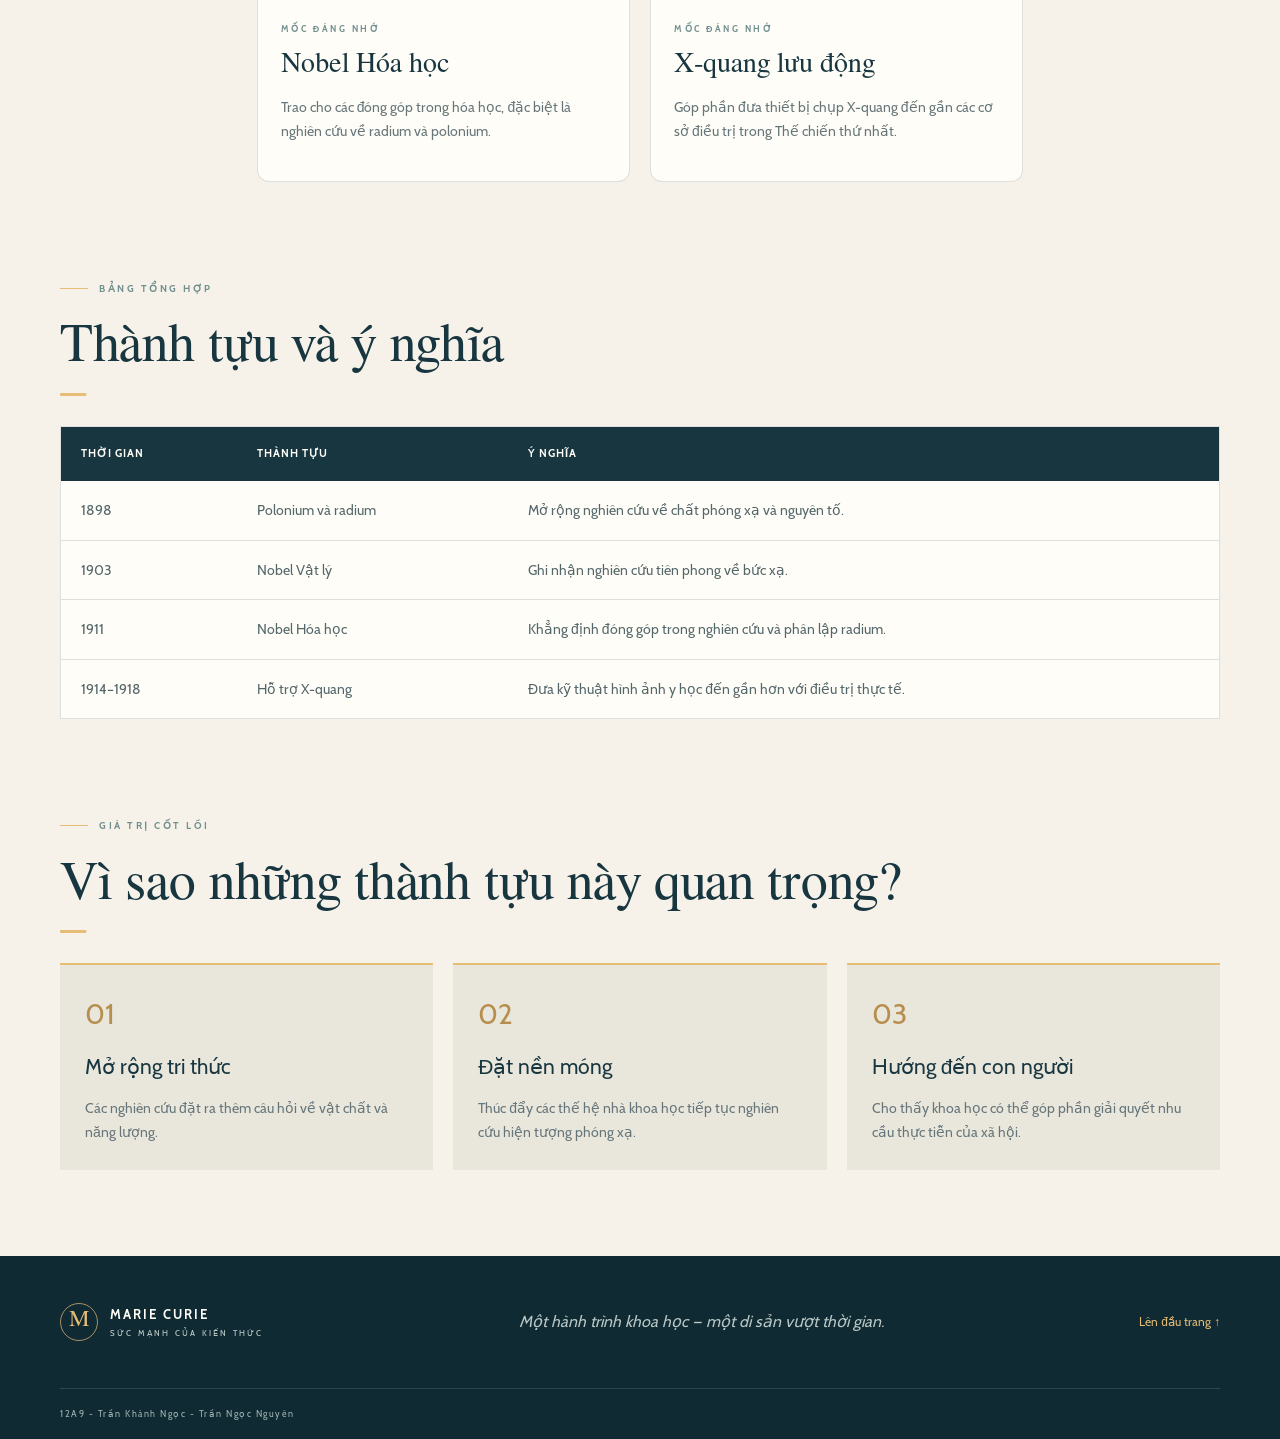
<file: thanhtuu.html>
<!doctype html>
<html lang="vi">
  <head>
    <meta charset="utf-8" />
    <meta name="viewport" content="width=device-width, initial-scale=1" />
    <meta name="theme-color" content="#142f39" />
    <meta
      name="description"
      content="Tìm hiểu cuộc đời, thành tựu và di sản khoa học của Marie Curie."
    />
    <title>Thành tựu nổi bật | Marie Curie</title>
    <link rel="stylesheet" href="style.css" />
  </head>
  <body>
    <a class="skip-link" href="#noi-dung">Bỏ qua điều hướng</a>
    <header class="site-header">
      <div class="nav-wrap">
        <a class="brand" href="index.html"
          ><span class="brand-mark">M<span></span></span
          ><span>MARIE CURIE<small>THE POWER OF KNOWLEDGE</small></span></a
        ><input class="menu-toggle" type="checkbox" id="menu-toggle" /><label
          class="menu-button"
          for="menu-toggle"
          aria-label="Mở hoặc đóng menu"
          ><span></span><span></span><span></span
        ></label>
        <nav class="main-nav" aria-label="Điều hướng chính">
          <a href="index.html" class="nav-link">Trang chủ</a
          ><a href="cuocdoi.html" class="nav-link">Cuộc đời</a
          ><a href="hanhtrinh.html" class="nav-link">Hành trình</a
          ><a href="thanhtuu.html" class="nav-link active" aria-current="page"
            >Thành tựu</a
          ><a href="thuthach.html" class="nav-link">Thử thách</a
          ><a href="tacdong.html" class="nav-link">Tác động</a
          ><a href="disan_baihoc.html" class="nav-link">Di sản</a
          ><a href="thuvien_nguon.html" class="nav-link">Thư viện</a>
        </nav>
      </div>
    </header>
    <main id="noi-dung">
      <section class="page-hero">
        <div class="hero-orbit orbit-one"></div>
        <div class="hero-orbit orbit-two"></div>
        <div class="container hero-inner">
          <div class="hero-copy">
            <p class="eyebrow">
              <span class="eyebrow-line"></span>THÀNH TỰU NỔI BẬT
            </p>
            <h1>Khi những câu hỏi trở thành khám phá</h1>
            <p class="hero-lead">
              Các công trình của Marie Curie không chỉ được ghi nhận bằng giải
              thưởng; chúng còn góp phần định hình những hướng nghiên cứu mới
              trong vật lý, hóa học và ứng dụng bức xạ.
            </p>
            <div class="hero-meta">
              <span>1867 — 1934</span><span class="meta-dot"></span
              ><span>Nhà khoa học tiên phong</span>
            </div>
          </div>
          <div class="hero-art">
            <div class="art-frame">
              <img
                src="images/thanhtuu1.jpg"
                alt="Minh họa nguyên tử và hiện tượng phóng xạ"
              /><span class="art-index">KHOA HỌC</span>
            </div>
            <span class="hero-caption">Tò mò · Khám phá · Cống hiến</span>
          </div>
        </div>
        <div class="hero-bottom">
          <span>NHỮNG CON NGƯỜI LÀM THAY ĐỔI THẾ GIỚI</span
          >
        </div>
      </section>
      <section class="container section">
        <div class="section-heading">
          <p class="eyebrow">
            <span class="eyebrow-line"></span>CÁC THÀNH TỰU TIÊU BIỂU
          </p>
          <h2>Những dấu ấn làm nên tên tuổi</h2>
        </div>
        <div class="achievement-grid">
          <article class="achievement-card">
            <div class="achievement-image">
              <img src="images/nobel1.jpg" alt="Minh họa Nobel Vật lý" /><span
                >1903</span
              >
            </div>
            <div class="achievement-copy">
              <p class="eyebrow">MỐC ĐÁNG NHỚ</p>
              <h3>Nobel Vật lý</h3>
              <p>
                Ghi nhận nghiên cứu về hiện tượng bức xạ cùng Pierre Curie và
                Henri Becquerel.
              </p>
            </div>
          </article>
          <article class="achievement-card">
            <div class="achievement-image">
              <img
                src="images/minhhoa2nguyento.jpg"
                alt="Minh họa Polonium và radium"
              /><span>1898</span>
            </div>
            <div class="achievement-copy">
              <p class="eyebrow">MỐC ĐÁNG NHỚ</p>
              <h3>Polonium và radium</h3>
              <p>
                Cùng Pierre Curie công bố phát hiện hai nguyên tố mới trong quá
                trình nghiên cứu chất phóng xạ.
              </p>
            </div>
          </article>
          <article class="achievement-card">
            <div class="achievement-image">
              <img
                src="images/phanlap.jpg"
                alt="Minh họa Phân lập radium"
              /><span>1910</span>
            </div>
            <div class="achievement-copy">
              <p class="eyebrow">MỐC ĐÁNG NHỚ</p>
              <h3>Phân lập radium</h3>
              <p>
                Những nghiên cứu và phương pháp hóa học giúp xác định rõ hơn đặc
                tính của radium.
              </p>
            </div>
          </article>
          <article class="achievement-card">
            <div class="achievement-image">
              <img src="images/nobelhoahoc.jpg" alt="Minh họa Nobel Hóa học" /><span
                >1911</span
              >
            </div>
            <div class="achievement-copy">
              <p class="eyebrow">MỐC ĐÁNG NHỚ</p>
              <h3>Nobel Hóa học</h3>
              <p>
                Trao cho các đóng góp trong hóa học, đặc biệt là nghiên cứu về
                radium và polonium.
              </p>
            </div>
          </article>
          <article class="achievement-card">
            <div class="achievement-image">
              <img src="images/xquang.jpg" alt="Minh họa X-quang lưu động" /><span
                >1914–1918</span
              >
            </div>
            <div class="achievement-copy">
              <p class="eyebrow">MỐC ĐÁNG NHỚ</p>
              <h3>X-quang lưu động</h3>
              <p>
                Góp phần đưa thiết bị chụp X-quang đến gần các cơ sở điều trị
                trong Thế chiến thứ nhất.
              </p>
            </div>
          </article>
        </div>
      </section>
      <section class="container section">
        <div class="section-heading">
          <p class="eyebrow">
            <span class="eyebrow-line"></span>BẢNG TỔNG HỢP
          </p>
          <h2>Thành tựu và ý nghĩa</h2>
        </div>
        <div class="table-wrap">
          <table>
            <thead>
              <tr>
                <th>Thời gian</th>
                <th>Thành tựu</th>
                <th>Ý nghĩa</th>
              </tr>
            </thead>
            <tbody>
              <tr>
                <td>1898</td>
                <td>Polonium và radium</td>
                <td>Mở rộng nghiên cứu về chất phóng xạ và nguyên tố.</td>
              </tr>
              <tr>
                <td>1903</td>
                <td>Nobel Vật lý</td>
                <td>Ghi nhận nghiên cứu tiên phong về bức xạ.</td>
              </tr>
              <tr>
                <td>1911</td>
                <td>Nobel Hóa học</td>
                <td>
                  Khẳng định đóng góp trong nghiên cứu và phân lập radium.
                </td>
              </tr>
              <tr>
                <td>1914–1918</td>
                <td>Hỗ trợ X-quang</td>
                <td>
                  Đưa kỹ thuật hình ảnh y học đến gần hơn với điều trị thực tế.
                </td>
              </tr>
            </tbody>
          </table>
        </div>
      </section>
      <section class="container section">
        <div class="section-heading">
          <p class="eyebrow">
            <span class="eyebrow-line"></span>GIÁ TRỊ CỐT LÕI
          </p>
          <h2>Vì sao những thành tựu này quan trọng?</h2>
        </div>
        <div class="value-grid">
          <div>
            <span>01</span>
            <h3>Mở rộng tri thức</h3>
            <p>Các nghiên cứu đặt ra thêm câu hỏi về vật chất và năng lượng.</p>
          </div>
          <div>
            <span>02</span>
            <h3>Đặt nền móng</h3>
            <p>
              Thúc đẩy các thế hệ nhà khoa học tiếp tục nghiên cứu hiện tượng
              phóng xạ.
            </p>
          </div>
          <div>
            <span>03</span>
            <h3>Hướng đến con người</h3>
            <p>
              Cho thấy khoa học có thể góp phần giải quyết nhu cầu thực tiễn của
              xã hội.
            </p>
          </div>
        </div>
      </section>
    </main>
    <footer class="site-footer">
      <div class="container footer-top">
        <a class="brand footer-brand" href="index.html"
          ><span class="brand-mark">M<span></span></span
          ><span>MARIE CURIE<small>SỨC MẠNH CỦA KIẾN THỨC</small></span></a
        >
        <p>Một hành trình khoa học — một di sản vượt thời gian.</p>
        <a class="back-top" href="#noi-dung">Lên đầu trang ↑</a>
      </div>
      <div class="container footer-bottom">
        <span>12A9 - Trần Khánh Ngọc - Trần Ngọc Nguyên</span
        >
      </div>
    </footer>
  </body>
</html>
</file>
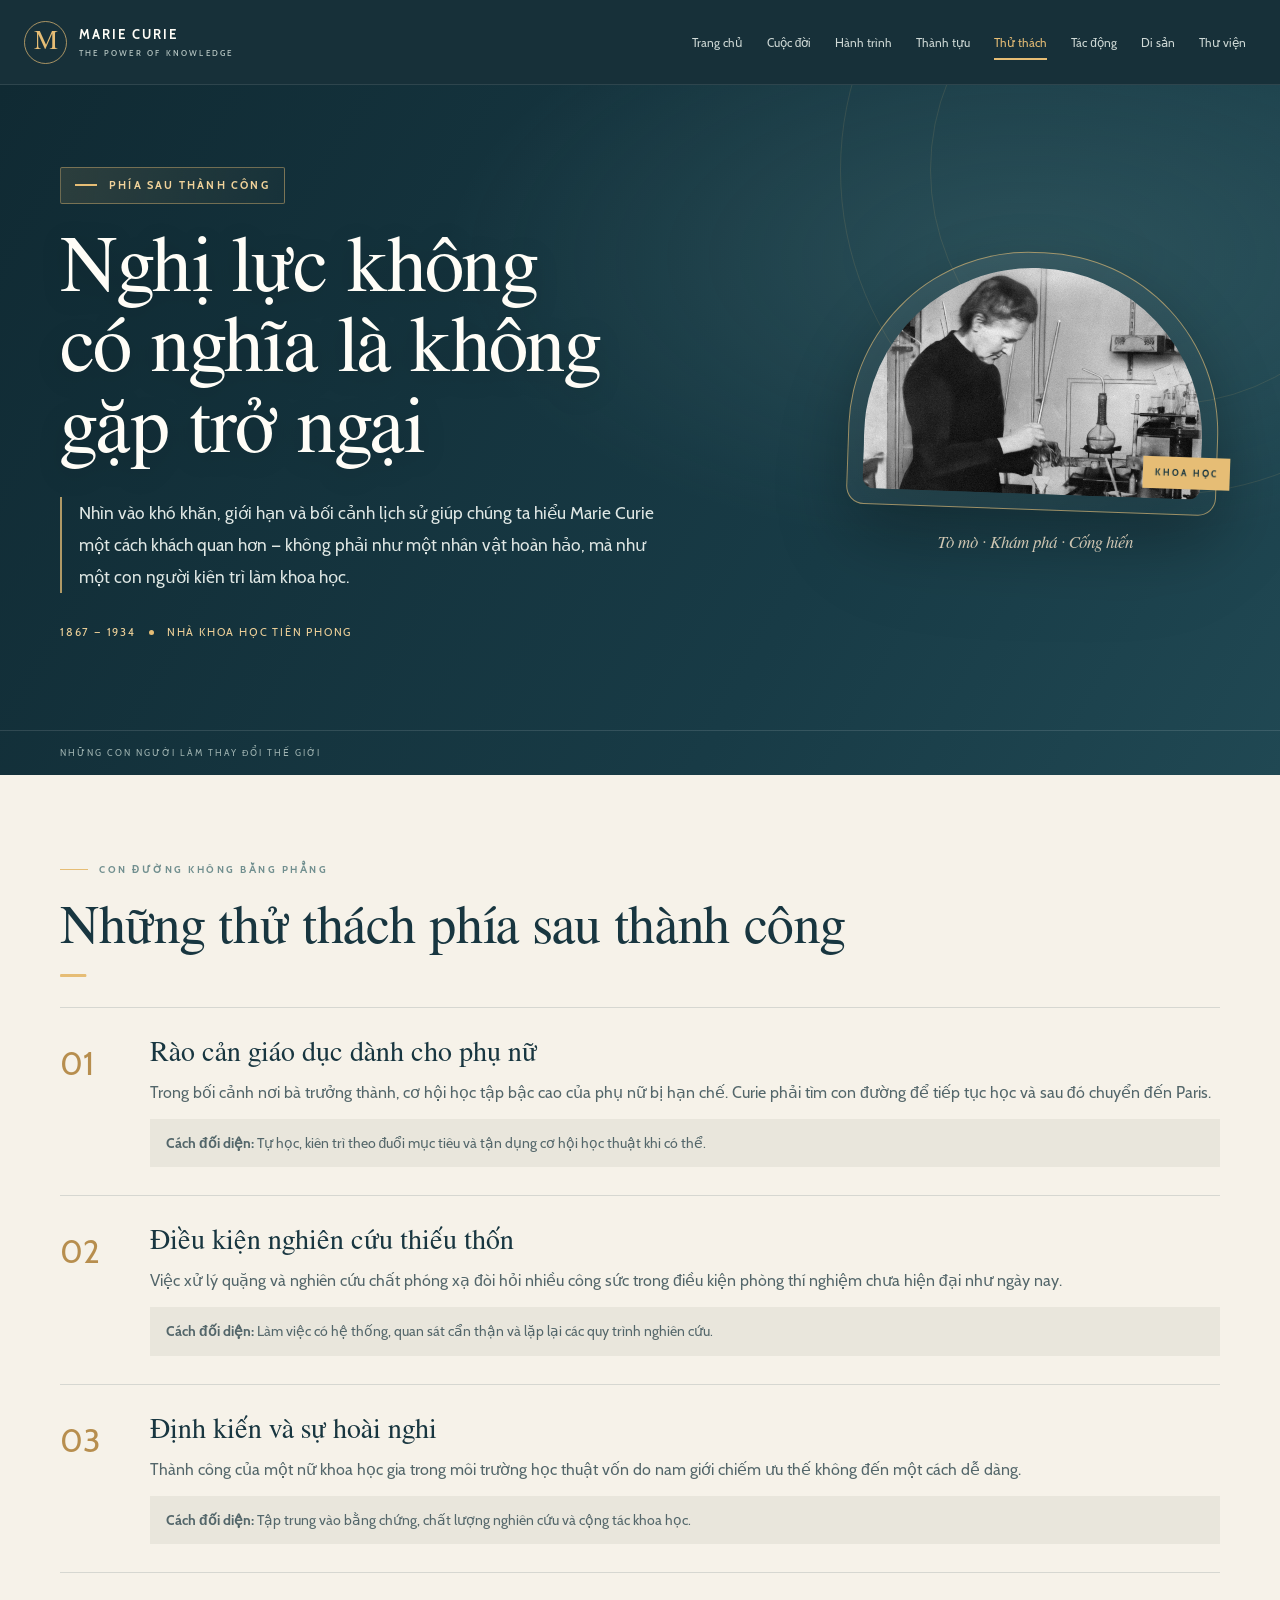
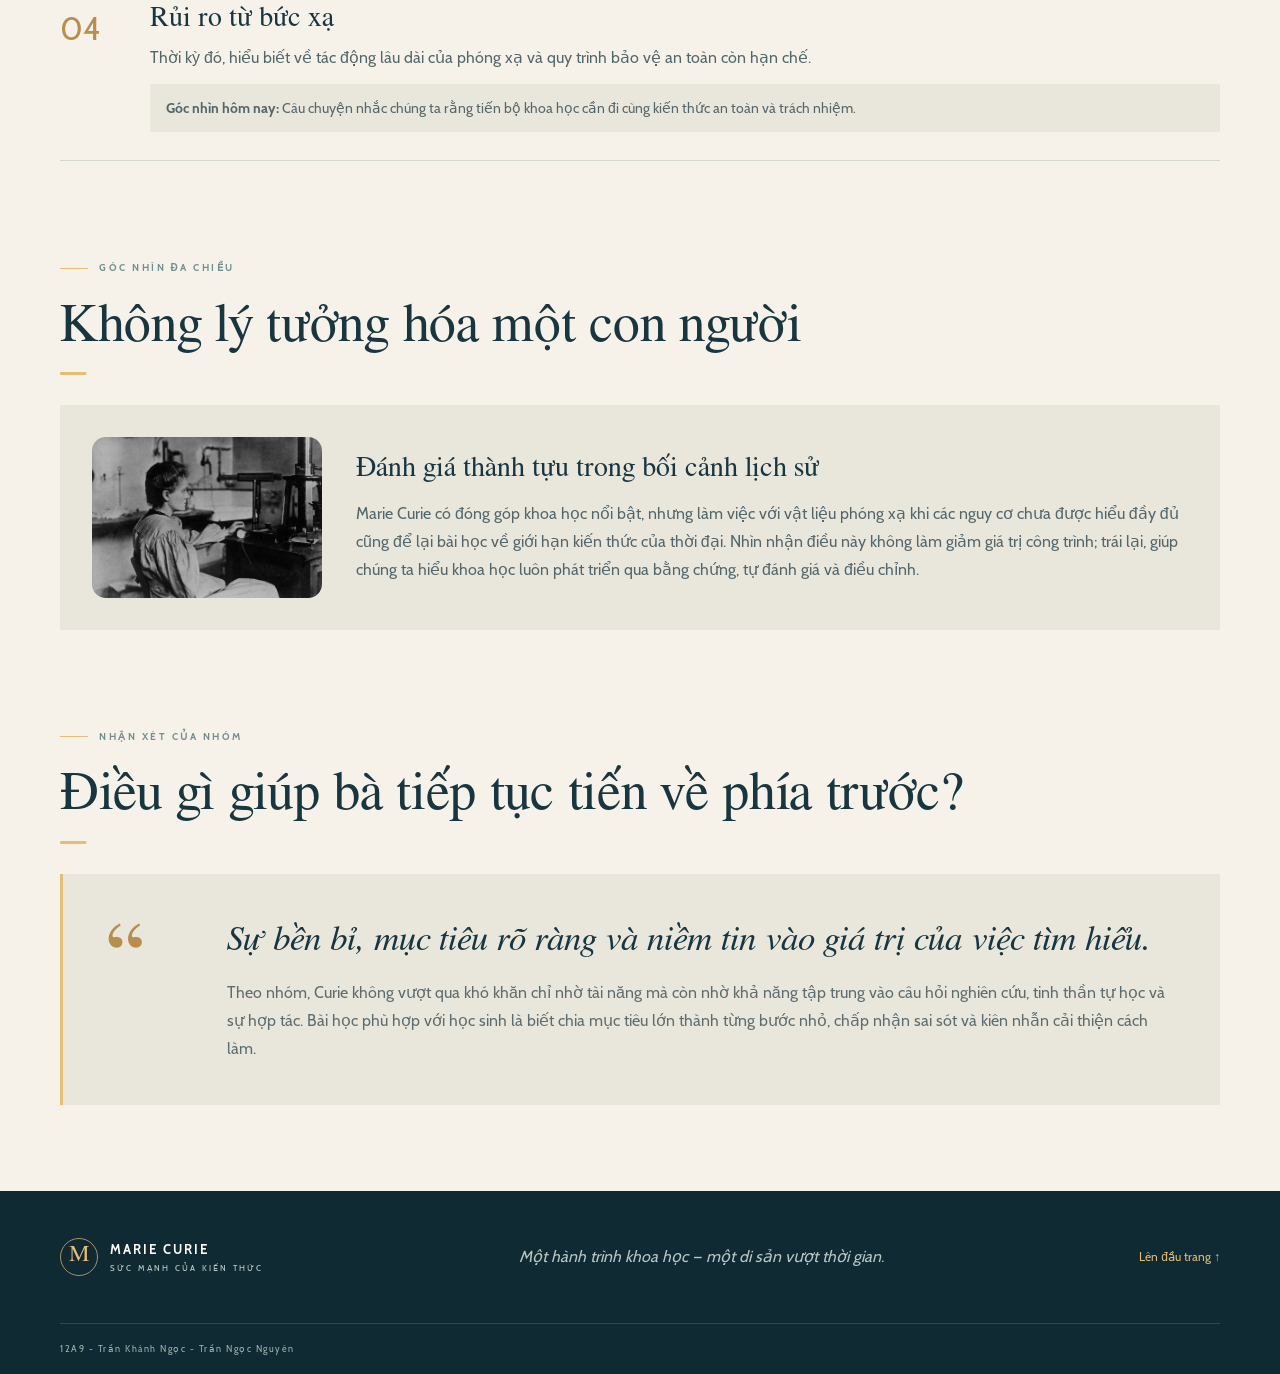
<file: thuthach.html>
<!doctype html>
<html lang="vi">
  <head>
    <meta charset="utf-8" />
    <meta name="viewport" content="width=device-width, initial-scale=1" />
    <meta name="theme-color" content="#142f39" />
    <meta
      name="description"
      content="Tìm hiểu cuộc đời, thành tựu và di sản khoa học của Marie Curie."
    />
    <title>Thử thách và tranh luận | Marie Curie</title>
    <link rel="stylesheet" href="style.css" />
  </head>
  <body>
    <a class="skip-link" href="#noi-dung">Bỏ qua điều hướng</a>
    <header class="site-header">
      <div class="nav-wrap">
        <a class="brand" href="index.html"
          ><span class="brand-mark">M<span></span></span
          ><span>MARIE CURIE<small>THE POWER OF KNOWLEDGE</small></span></a
        ><input class="menu-toggle" type="checkbox" id="menu-toggle" /><label
          class="menu-button"
          for="menu-toggle"
          aria-label="Mở hoặc đóng menu"
          ><span></span><span></span><span></span
        ></label>
        <nav class="main-nav" aria-label="Điều hướng chính">
          <a href="index.html" class="nav-link">Trang chủ</a
          ><a href="cuocdoi.html" class="nav-link">Cuộc đời</a
          ><a href="hanhtrinh.html" class="nav-link">Hành trình</a
          ><a href="thanhtuu.html" class="nav-link">Thành tựu</a
          ><a href="thuthach.html" class="nav-link active" aria-current="page"
            >Thử thách</a
          ><a href="tacdong.html" class="nav-link">Tác động</a
          ><a href="disan_baihoc.html" class="nav-link">Di sản</a
          ><a href="thuvien_nguon.html" class="nav-link">Thư viện</a>
        </nav>
      </div>
    </header>
    <main id="noi-dung">
      <section class="page-hero">
        <div class="hero-orbit orbit-one"></div>
        <div class="hero-orbit orbit-two"></div>
        <div class="container hero-inner">
          <div class="hero-copy">
            <p class="eyebrow">
              <span class="eyebrow-line"></span>PHÍA SAU THÀNH CÔNG
            </p>
            <h1>Nghị lực không có nghĩa là không gặp trở ngại</h1>
            <p class="hero-lead">
              Nhìn vào khó khăn, giới hạn và bối cảnh lịch sử giúp chúng ta hiểu
              Marie Curie một cách khách quan hơn — không phải như một nhân vật
              hoàn hảo, mà như một con người kiên trì làm khoa học.
            </p>
            <div class="hero-meta">
              <span>1867 — 1934</span><span class="meta-dot"></span
              ><span>Nhà khoa học tiên phong</span>
            </div>
          </div>
          <div class="hero-art">
            <div class="art-frame">
              <img
                src="images/tt.jpg"
                alt="Minh họa nguyên tử và hiện tượng phóng xạ"
              /><span class="art-index">KHOA HỌC</span>
            </div>
            <span class="hero-caption">Tò mò · Khám phá · Cống hiến</span>
          </div>
        </div>
        <div class="hero-bottom">
          <span>NHỮNG CON NGƯỜI LÀM THAY ĐỔI THẾ GIỚI</span
          >
        </div>
      </section>
      <section class="container section">
        <div class="section-heading">
          <p class="eyebrow">
            <span class="eyebrow-line"></span>CON ĐƯỜNG KHÔNG BẰNG PHẲNG
          </p>
          <h2>Những thử thách phía sau thành công</h2>
        </div>
        <div class="challenge-list">
          <article>
            <span>01</span>
            <div>
              <h3>Rào cản giáo dục dành cho phụ nữ</h3>
              <p>
                Trong bối cảnh nơi bà trưởng thành, cơ hội học tập bậc cao của
                phụ nữ bị hạn chế. Curie phải tìm con đường để tiếp tục học và
                sau đó chuyển đến Paris.
              </p>
              <p class="response">
                <strong>Cách đối diện:</strong> Tự học, kiên trì theo đuổi mục
                tiêu và tận dụng cơ hội học thuật khi có thể.
              </p>
            </div>
          </article>
          <article>
            <span>02</span>
            <div>
              <h3>Điều kiện nghiên cứu thiếu thốn</h3>
              <p>
                Việc xử lý quặng và nghiên cứu chất phóng xạ đòi hỏi nhiều công
                sức trong điều kiện phòng thí nghiệm chưa hiện đại như ngày nay.
              </p>
              <p class="response">
                <strong>Cách đối diện:</strong> Làm việc có hệ thống, quan sát
                cẩn thận và lặp lại các quy trình nghiên cứu.
              </p>
            </div>
          </article>
          <article>
            <span>03</span>
            <div>
              <h3>Định kiến và sự hoài nghi</h3>
              <p>
                Thành công của một nữ khoa học gia trong môi trường học thuật
                vốn do nam giới chiếm ưu thế không đến một cách dễ dàng.
              </p>
              <p class="response">
                <strong>Cách đối diện:</strong> Tập trung vào bằng chứng, chất
                lượng nghiên cứu và cộng tác khoa học.
              </p>
            </div>
          </article>
          <article>
            <span>04</span>
            <div>
              <h3>Rủi ro từ bức xạ</h3>
              <p>
                Thời kỳ đó, hiểu biết về tác động lâu dài của phóng xạ và quy
                trình bảo vệ an toàn còn hạn chế.
              </p>
              <p class="response">
                <strong>Góc nhìn hôm nay:</strong> Câu chuyện nhắc chúng ta rằng
                tiến bộ khoa học cần đi cùng kiến thức an toàn và trách nhiệm.
              </p>
            </div>
          </article>
        </div>
      </section>
      <section class="container section">
        <div class="section-heading">
          <p class="eyebrow">
            <span class="eyebrow-line"></span>GÓC NHÌN ĐA CHIỀU
          </p>
          <h2>Không lý tưởng hóa một con người</h2>
        </div>
        <div class="text-panel">
          <img
            src="images/danhgia.jpg"
            alt="Minh họa dụng cụ phòng thí nghiệm"
          />
          <div>
            <h3>Đánh giá thành tựu trong bối cảnh lịch sử</h3>
            <p>
              Marie Curie có đóng góp khoa học nổi bật, nhưng làm việc với vật
              liệu phóng xạ khi các nguy cơ chưa được hiểu đầy đủ cũng để lại
              bài học về giới hạn kiến thức của thời đại. Nhìn nhận điều này
              không làm giảm giá trị công trình; trái lại, giúp chúng ta hiểu
              khoa học luôn phát triển qua bằng chứng, tự đánh giá và điều
              chỉnh.
            </p>
          </div>
        </div>
      </section>
      <section class="container section">
        <div class="section-heading">
          <p class="eyebrow">
            <span class="eyebrow-line"></span>NHẬN XÉT CỦA NHÓM
          </p>
          <h2>Điều gì giúp bà tiếp tục tiến về phía trước?</h2>
        </div>
        <div class="statement-panel">
          <div class="statement-mark">“</div>
          <div>
            <p class="statement-main">
              Sự bền bỉ, mục tiêu rõ ràng và niềm tin vào giá trị của việc tìm
              hiểu.
            </p>
            <p>
              Theo nhóm, Curie không vượt qua khó khăn chỉ nhờ tài năng mà còn
              nhờ khả năng tập trung vào câu hỏi nghiên cứu, tinh thần tự học và
              sự hợp tác. Bài học phù hợp với học sinh là biết chia mục tiêu lớn
              thành từng bước nhỏ, chấp nhận sai sót và kiên nhẫn cải thiện cách
              làm.
            </p>
          </div>
        </div>
      </section>
    </main>
    <footer class="site-footer">
      <div class="container footer-top">
        <a class="brand footer-brand" href="index.html"
          ><span class="brand-mark">M<span></span></span
          ><span>MARIE CURIE<small>SỨC MẠNH CỦA KIẾN THỨC</small></span></a
        >
        <p>Một hành trình khoa học — một di sản vượt thời gian.</p>
        <a class="back-top" href="#noi-dung">Lên đầu trang ↑</a>
      </div>
      <div class="container footer-bottom">
        <span>12A9 - Trần Khánh Ngọc - Trần Ngọc Nguyên</span
        >
      </div>
    </footer>
  </body>
</html>
</file>
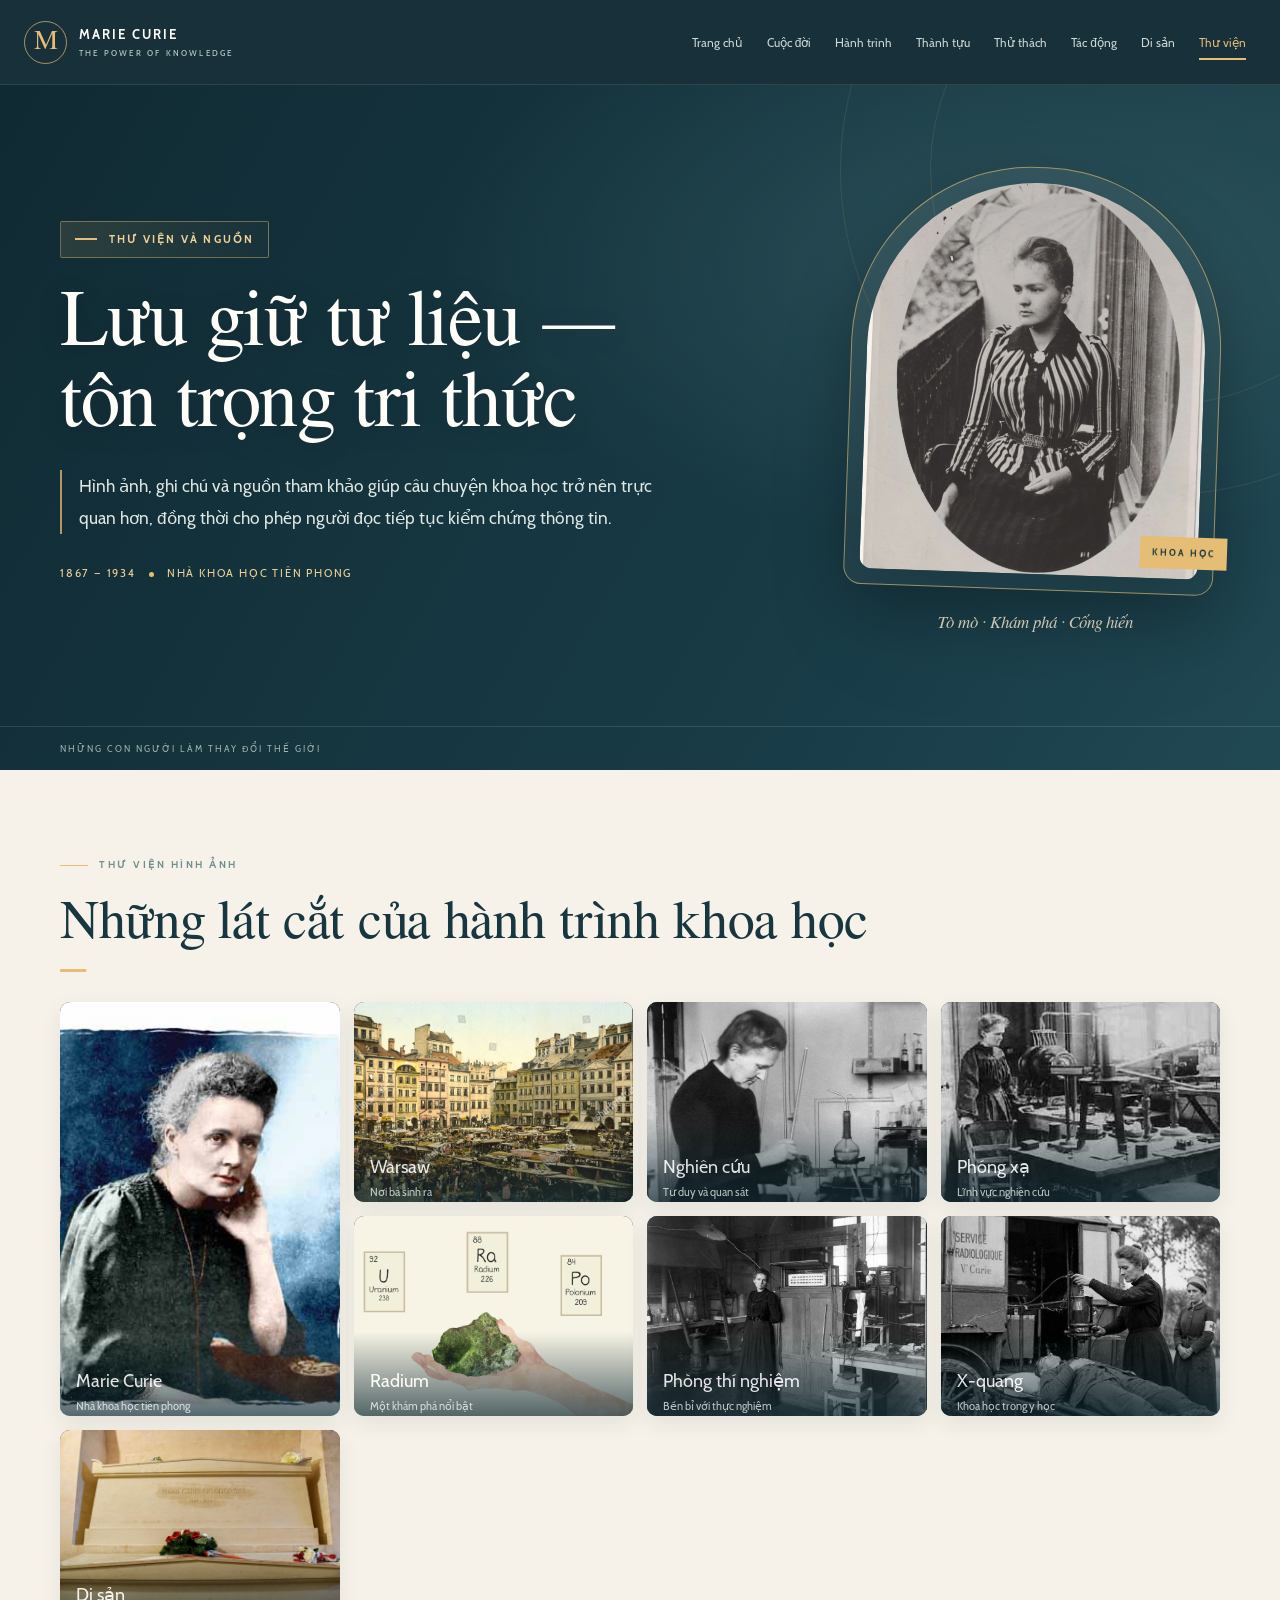
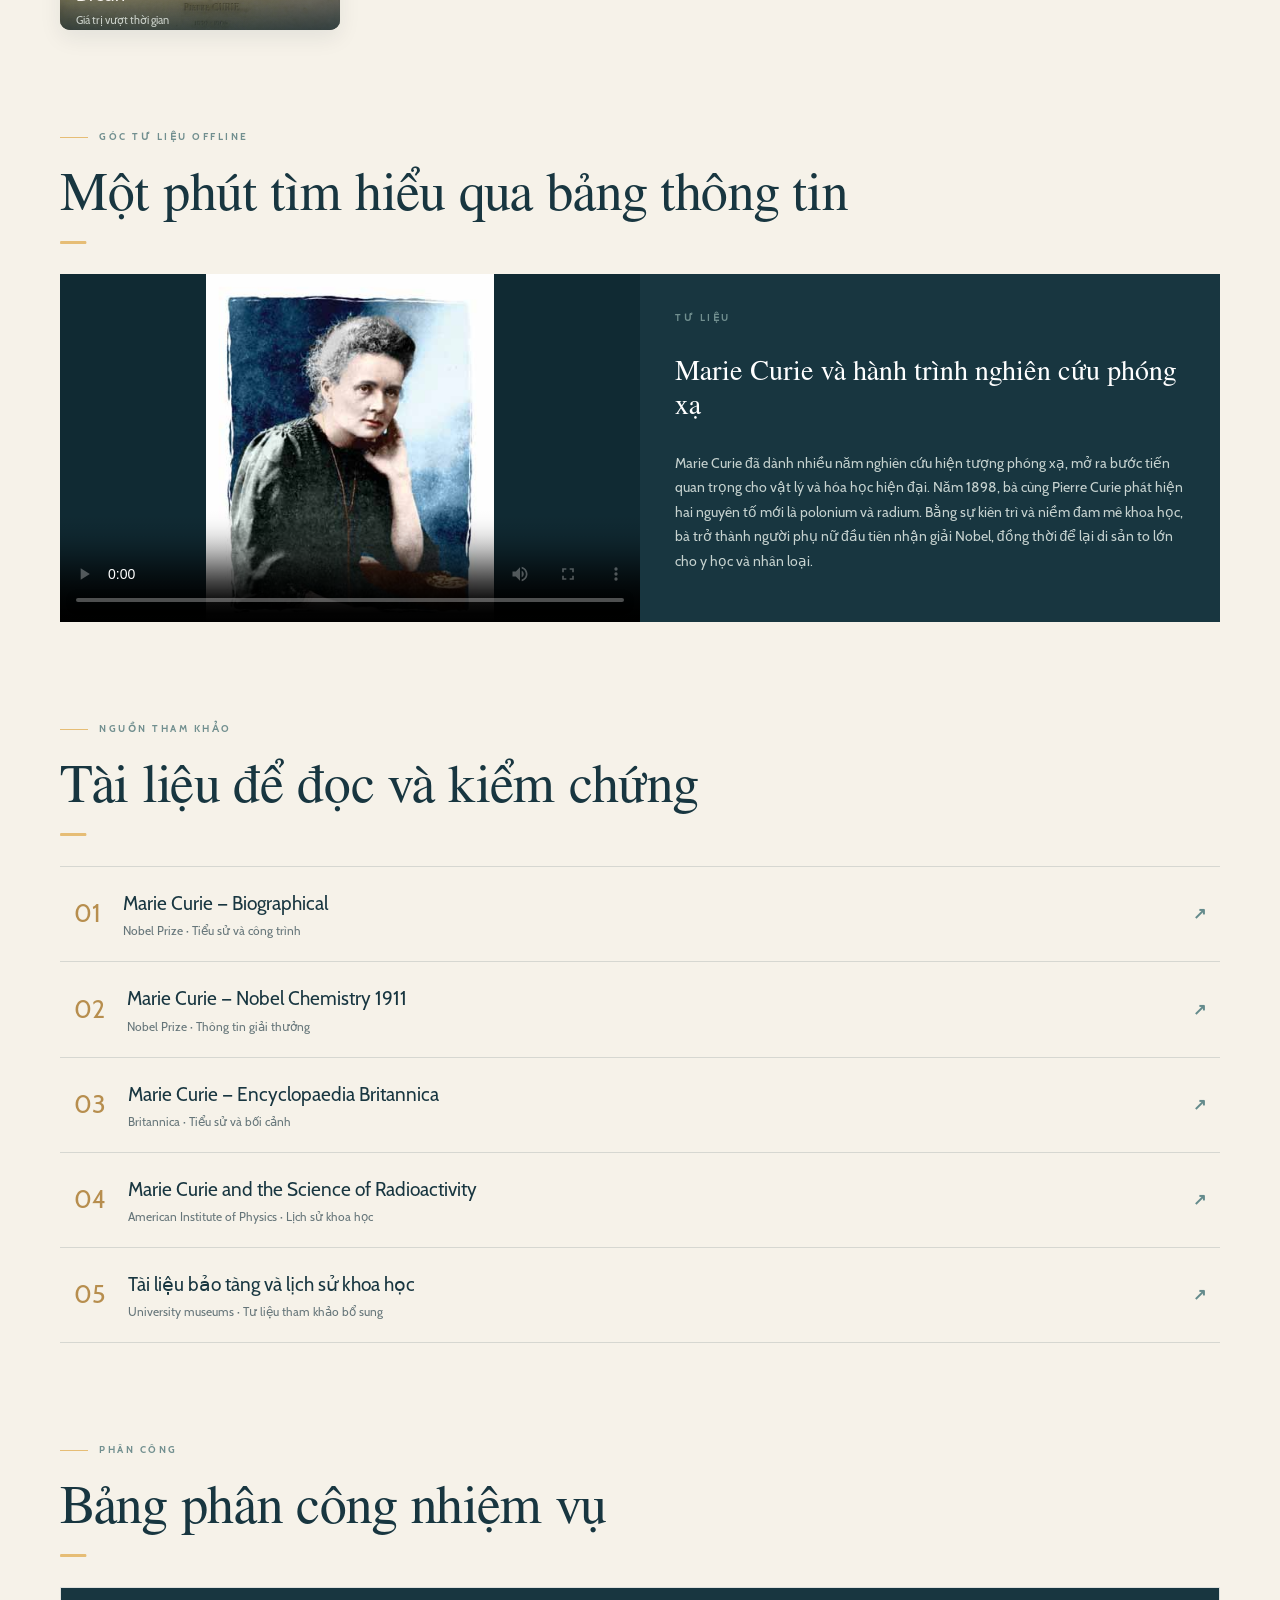
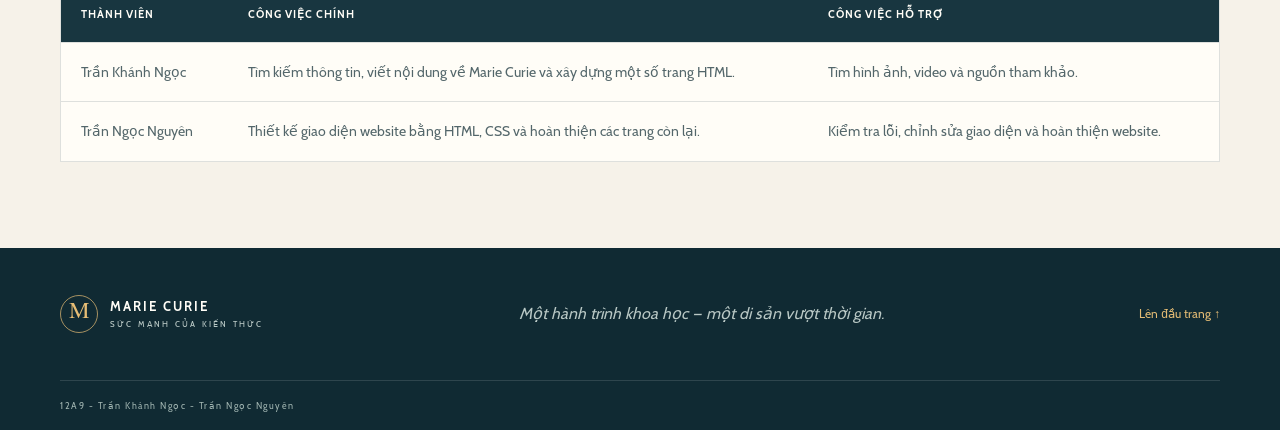
<file: thuvien_nguon.html>
<!doctype html>
<html lang="vi">
  <head>
    <meta charset="utf-8" />
    <meta name="viewport" content="width=device-width, initial-scale=1" />
    <meta name="theme-color" content="#142f39" />
    <meta
      name="description"
      content="Tìm hiểu cuộc đời, thành tựu và di sản khoa học của Marie Curie."
    />
    <title>Thư viện và nguồn tham khảo | Marie Curie</title>
    <link rel="stylesheet" href="style.css" />
  </head>
  <body>
    <a class="skip-link" href="#noi-dung">Bỏ qua điều hướng</a>
    <header class="site-header">
      <div class="nav-wrap">
        <a class="brand" href="index.html"
          ><span class="brand-mark">M<span></span></span
          ><span>MARIE CURIE<small>THE POWER OF KNOWLEDGE</small></span></a
        ><input class="menu-toggle" type="checkbox" id="menu-toggle" /><label
          class="menu-button"
          for="menu-toggle"
          aria-label="Mở hoặc đóng menu"
          ><span></span><span></span><span></span
        ></label>
        <nav class="main-nav" aria-label="Điều hướng chính">
          <a href="index.html" class="nav-link">Trang chủ</a
          ><a href="cuocdoi.html" class="nav-link">Cuộc đời</a
          ><a href="hanhtrinh.html" class="nav-link">Hành trình</a
          ><a href="thanhtuu.html" class="nav-link">Thành tựu</a
          ><a href="thuthach.html" class="nav-link">Thử thách</a
          ><a href="tacdong.html" class="nav-link">Tác động</a
          ><a href="disan_baihoc.html" class="nav-link">Di sản</a
          ><a
            href="thuvien_nguon.html"
            class="nav-link active"
            aria-current="page"
            >Thư viện</a
          >
        </nav>
      </div>
    </header>
    <main id="noi-dung">
      <section class="page-hero">
        <div class="hero-orbit orbit-one"></div>
        <div class="hero-orbit orbit-two"></div>
        <div class="container hero-inner">
          <div class="hero-copy">
            <p class="eyebrow">
              <span class="eyebrow-line"></span>THƯ VIỆN VÀ NGUỒN
            </p>
            <h1>Lưu giữ tư liệu — tôn trọng tri thức</h1>
            <p class="hero-lead">
              Hình ảnh, ghi chú và nguồn tham khảo giúp câu chuyện khoa học trở
              nên trực quan hơn, đồng thời cho phép người đọc tiếp tục kiểm
              chứng thông tin.
            </p>
            <div class="hero-meta">
              <span>1867 — 1934</span><span class="meta-dot"></span
              ><span>Nhà khoa học tiên phong</span>
            </div>
          </div>
          <div class="hero-art">
            <div class="art-frame">
              <img
                src="images/thuvien.jpeg"
                alt="Minh họa nguyên tử và hiện tượng phóng xạ"
              /><span class="art-index">KHOA HỌC</span>
            </div>
            <span class="hero-caption">Tò mò · Khám phá · Cống hiến</span>
          </div>
        </div>
        <div class="hero-bottom">
          <span>NHỮNG CON NGƯỜI LÀM THAY ĐỔI THẾ GIỚI</span>
        </div>
      </section>
      <section class="container section">
        <div class="section-heading">
          <p class="eyebrow">
            <span class="eyebrow-line"></span>THƯ VIỆN HÌNH ẢNH
          </p>
          <h2>Những lát cắt của hành trình khoa học</h2>
        </div>
        <div class="gallery-grid">
          <figure class="gallery-item gallery-tall">
            <img src="images/marie-curie.jpg" alt="Chân dung Marie Curie" />
            <figcaption>
              <strong>Marie Curie</strong><span>Nhà khoa học tiên phong</span>
            </figcaption>
          </figure>
          <figure class="gallery-item">
            <img src="images/Warsaw.jpg" alt="Minh họa Warsaw" />
            <figcaption>
              <strong>Warsaw</strong><span>Nơi bà sinh ra</span>
            </figcaption>
          </figure>
          <figure class="gallery-item">
            <img src="images/tt.jpg" alt="Sổ nghiên cứu" />
            <figcaption>
              <strong>Nghiên cứu</strong><span>Tư duy và quan sát</span>
            </figcaption>
          </figure>
          <figure class="gallery-item">
            <img src="images/phõnga.jpg" alt="Minh họa nguyên tử" />
            <figcaption>
              <strong>Phóng xạ</strong><span>Lĩnh vực nghiên cứu</span>
            </figcaption>
          </figure>
          <figure class="gallery-item">
            <img src="images/minhhoa2nguyento.jpg" alt="Minh họa radium" />
            <figcaption>
              <strong>Radium</strong><span>Một khám phá nổi bật</span>
            </figcaption>
          </figure>
          <figure class="gallery-item">
            <img
              src="images/phongthinghiem.jpg"
              alt="Minh họa phòng thí nghiệm"
            />
            <figcaption>
              <strong>Phòng thí nghiệm</strong
              ><span>Bền bỉ với thực nghiệm</span>
            </figcaption>
          </figure>
          <figure class="gallery-item">
            <img src="images/xquang.jpg" alt="Minh họa X-quang" />
            <figcaption>
              <strong>X-quang</strong><span>Khoa học trong y học</span>
            </figcaption>
          </figure>
          <figure class="gallery-item">
            <img src="images/disan.jpg" alt="Minh họa di sản" />
            <figcaption>
              <strong>Di sản</strong><span>Giá trị vượt thời gian</span>
            </figcaption>
          </figure>
        </div>
      </section>
      <section class="container section">
        <div class="section-heading">
          <p class="eyebrow">
            <span class="eyebrow-line"></span>GÓC TƯ LIỆU OFFLINE
          </p>
          <h2>Một phút tìm hiểu qua bảng thông tin</h2>
        </div>
        <div class="offline-film">
          <div class="film-screen">
            <video
              class="film-video"
              controls
              preload="metadata"
              poster="images/marie-curie.jpg"
              aria-label="Video minh họa Marie Curie và hành trình nghiên cứu phóng xạ"
            >
              <source src="videos/video.mp4" type="video/mp4" />
              Trình duyệt của bạn không hỗ trợ phát video. Hãy cập nhật trình
              duyệt để xem tư liệu.
            </video>
          </div>
          <div class="film-caption">
            <p class="eyebrow">TƯ LIỆU</p>
            <h3>Marie Curie và hành trình nghiên cứu phóng xạ</h3>
            <p>
              Marie Curie đã dành nhiều năm nghiên cứu hiện tượng phóng xạ, mở
              ra bước tiến quan trọng cho vật lý và hóa học hiện đại. Năm 1898,
              bà cùng Pierre Curie phát hiện hai nguyên tố mới là polonium và
              radium. Bằng sự kiên trì và niềm đam mê khoa học, bà trở thành
              người phụ nữ đầu tiên nhận giải Nobel, đồng thời để lại di sản to
              lớn cho y học và nhân loại.
            </p>
          </div>
        </div>
      </section>
      <section class="container section">
        <div class="section-heading">
          <p class="eyebrow">
            <span class="eyebrow-line"></span>NGUỒN THAM KHẢO
          </p>
          <h2>Tài liệu để đọc và kiểm chứng</h2>
        </div>
        <div class="source-list">
          <a
            href="https://www.nobelprize.org/prizes/physics/1903/marie-curie/biographical/"
            target="_blank"
            rel="noopener"
            ><span>01</span>
            <div>
              <strong>Marie Curie — Biographical</strong
              ><small>Nobel Prize · Tiểu sử và công trình</small>
            </div>
            <b>↗</b></a
          ><a
            href="https://www.nobelprize.org/prizes/chemistry/1911/marie-curie/biographical/"
            target="_blank"
            rel="noopener"
            ><span>02</span>
            <div>
              <strong>Marie Curie — Nobel Chemistry 1911</strong
              ><small>Nobel Prize · Thông tin giải thưởng</small>
            </div>
            <b>↗</b></a
          ><a
            href="https://www.britannica.com/biography/Marie-Curie"
            target="_blank"
            rel="noopener"
            ><span>03</span>
            <div>
              <strong>Marie Curie — Encyclopaedia Britannica</strong
              ><small>Britannica · Tiểu sử và bối cảnh</small>
            </div>
            <b>↗</b></a
          ><a
            href="https://history.aip.org/exhibits/curie/"
            target="_blank"
            rel="noopener"
            ><span>04</span>
            <div>
              <strong>Marie Curie and the Science of Radioactivity</strong
              ><small>American Institute of Physics · Lịch sử khoa học</small>
            </div>
            <b>↗</b></a
          ><a
            href="https://www.museum.upenn.edu/"
            target="_blank"
            rel="noopener"
            ><span>05</span>
            <div>
              <strong>Tài liệu bảo tàng và lịch sử khoa học</strong
              ><small>University museums · Tư liệu tham khảo bổ sung</small>
            </div>
            <b>↗</b></a
          >
        </div>
      </section>
      <section class="container section">
        <div class="section-heading">
          <p class="eyebrow">
            <span class="eyebrow-line"></span>PHÂN CÔNG
          </p>
          <h2>Bảng phân công nhiệm vụ</h2>
        </div>
        <div class="table-wrap">
          <table>
            <thead>
              <tr>
                <th>Thành viên</th>
                <th>Công việc chính</th>
                <th>Công việc hỗ trợ</th>
              </tr>
            </thead>
            <tbody>
              <tr>
                <td>Trần Khánh Ngọc</td>
                <td>Tìm kiếm thông tin, viết nội dung về Marie Curie và xây dựng một số trang HTML.</td>
                <td>Tìm hình ảnh, video và nguồn tham khảo.</td>
              </tr>
              <tr>
                <td>Trần Ngọc Nguyên</td>
                <td>Thiết kế giao diện website bằng HTML, CSS và hoàn thiện các trang còn lại.</td>
                <td>Kiểm tra lỗi, chỉnh sửa giao diện và hoàn thiện website.</td>
              </tr>
            </tbody>
          </table>
        </div>
      </section>
    </main>
    <footer class="site-footer">
      <div class="container footer-top">
        <a class="brand footer-brand" href="index.html"
          ><span class="brand-mark">M<span></span></span
          ><span>MARIE CURIE<small>SỨC MẠNH CỦA KIẾN THỨC</small></span></a
        >
        <p>Một hành trình khoa học — một di sản vượt thời gian.</p>
        <a class="back-top" href="#noi-dung">Lên đầu trang ↑</a>
      </div>
      <div class="container footer-bottom">
        <span>12A9 - Trần Khánh Ngọc - Trần Ngọc Nguyên</span>
      </div>
    </footer>
  </body>
</html>
</file>
<file: style.css>
/* FONT CHU VIET NGOAI TUYEN: Cabin - luu tai thu muc fonts */
@font-face{font-family:CabinLocal;src:url("fonts/Cabin-Regular.otf") format("opentype");font-style:normal;font-weight:400;font-display:swap}
@font-face{font-family:CabinLocal;src:url("fonts/Cabin-Medium.otf") format("opentype");font-style:normal;font-weight:500;font-display:swap}
@font-face{font-family:CabinLocal;src:url("fonts/Cabin-SemiBold.otf") format("opentype");font-style:normal;font-weight:600;font-display:swap}
@font-face{font-family:CabinLocal;src:url("fonts/Cabin-Bold.otf") format("opentype");font-style:normal;font-weight:700 900;font-display:swap}
/* MARIE CURIE — OFFLINE EDITION | CSS thuần, không tải tài nguyên bên ngoài */
:root{--ink:#183640;--ink-deep:#102a33;--teal:#6e9b9c;--teal-light:#b7d2ce;--gold:#e6bd75;--paper:#f6f2e9;--white:#fffdf7;--muted:#657579;--line:rgba(24,54,64,.14);--shadow:0 22px 60px rgba(16,42,51,.12);--radius:22px;--max:1160px}*{box-sizing:border-box}html{scroll-behavior:smooth;scroll-padding-top:90px}body{margin:0;background:var(--paper);color:var(--ink);font-family:CabinLocal,"Segoe UI",Tahoma,Arial,sans-serif;font-size:16px;line-height:1.75;-webkit-font-smoothing:antialiased}img{display:block;max-width:100%}a{color:inherit;text-decoration:none}button,a,input{ -webkit-tap-highlight-color:transparent}a:focus-visible,label:focus-visible,input:focus-visible{outline:3px solid var(--gold);outline-offset:4px}.container{width:min(var(--max),calc(100% - 48px));margin-inline:auto}.skip-link{position:absolute;top:-100px;left:16px;background:var(--gold);padding:10px 16px;z-index:100;color:var(--ink)}.skip-link:focus{top:12px}.site-header{position:sticky;top:0;z-index:50;background:rgba(16,42,51,.97);color:var(--white);border-bottom:1px solid rgba(255,255,255,.1);backdrop-filter:blur(14px)}.nav-wrap{width:min(1320px,calc(100% - 48px));min-height:84px;margin:auto;display:flex;align-items:center;justify-content:space-between;gap:24px}.brand{display:flex;align-items:center;gap:12px;font-size:13px;font-weight:800;letter-spacing:2px;line-height:1.3;white-space:nowrap}.brand small{display:block;margin-top:5px;font-size:8px;font-weight:500;letter-spacing:2.2px;color:#b9c8c5}.brand-mark{display:grid;place-items:center;width:43px;height:43px;border:1px solid rgba(230,189,117,.7);border-radius:50%;font-family:CabinLocal,"Segoe UI",Tahoma,Arial,sans-serif;font-size:27px;font-weight:400;color:var(--gold)}.brand-mark span{color:var(--white)}.main-nav{display:flex;align-items:center;gap:4px}.nav-link{position:relative;padding:12px 10px;color:#d0dad7;font-size:12px;white-space:nowrap;transition:color .25s ease}.nav-link:after{position:absolute;content:"";height:2px;left:10px;right:10px;bottom:5px;background:var(--gold);transform:scaleX(0);transform-origin:left;transition:transform .28s ease}.nav-link:hover,.nav-link.active{color:var(--gold)}.nav-link:hover:after,.nav-link.active:after{transform:scaleX(1)}.menu-toggle,.menu-button{display:none}.page-hero{position:relative;overflow:hidden;background:var(--ink-deep);color:var(--white);isolation:isolate}.page-hero:before{content:"";position:absolute;inset:0;z-index:-2;background:radial-gradient(ellipse at 80% 25%,rgba(110,155,156,.22),transparent 40%),linear-gradient(120deg,#102a33 0%,#183b46 65%,#204853 100%)}.hero-inner{min-height:430px;padding-block:76px 84px;display:grid;grid-template-columns:1.1fr .7fr;align-items:center;gap:70px}.hero-copy{max-width:690px;animation:rise-in .7s both}.eyebrow{display:flex;align-items:center;gap:11px;margin:0 0 18px;color:#718f8f;font-size:10px;font-weight:800;letter-spacing:2.5px;text-transform:uppercase}.page-hero .eyebrow{color:var(--gold)}.eyebrow-line{width:28px;height:1px;background:var(--gold);flex:0 0 auto}.hero-copy h1{max-width:780px;margin:0;font-family:CabinLocal,"Segoe UI",Tahoma,Arial,sans-serif;font-size:clamp(42px,5.3vw,72px);font-weight:400;letter-spacing:-2px;line-height:1.08}.hero-lead{max-width:610px;margin:24px 0 28px;color:#d1dcda;font-size:16px;line-height:1.9}.hero-meta{display:flex;align-items:center;gap:13px;color:#d2c7ae;font-size:11px;letter-spacing:1.6px;text-transform:uppercase}.meta-dot{width:5px;height:5px;border-radius:50%;background:var(--gold)}.hero-art{position:relative;max-width:370px;justify-self:end;animation:rise-in .85s .08s both}.art-frame{position:relative;padding:15px;border:1px solid rgba(230,189,117,.4);border-radius:180px 180px 18px 18px;background:rgba(255,255,255,.035);box-shadow:0 30px 70px rgba(0,0,0,.18);transform:rotate(2deg);transition:transform .5s cubic-bezier(.2,.7,.2,1)}.art-frame:hover{transform:rotate(0) translateY(-6px)}.art-frame img{width:100%;border-radius:170px 170px 12px 12px}.art-index{position:absolute;right:-14px;bottom:25px;padding:8px 12px;background:var(--gold);color:var(--ink);font-size:9px;font-weight:800;letter-spacing:2px}.hero-caption{display:block;text-align:center;margin-top:18px;color:#b8c9c6;font-family:CabinLocal,"Segoe UI",Tahoma,Arial,sans-serif;font-style:italic;font-size:14px}.hero-orbit{position:absolute;border:1px solid rgba(230,189,117,.12);border-radius:50%;pointer-events:none;z-index:-1}.orbit-one{width:470px;height:470px;right:-120px;top:-150px}.orbit-two{width:650px;height:650px;right:-210px;top:-240px}.hero-bottom{display:flex;justify-content:space-between;padding:14px max(24px,calc((100% - var(--max))/2));border-top:1px solid rgba(255,255,255,.12);color:#9fb3b1;font-size:9px;letter-spacing:2px}.section{padding-block:86px}.section+.section{padding-top:12px}.section-heading{margin-bottom:30px}.section-heading h2,.intro-copy h2{max-width:760px;margin:0;color:var(--ink);font-family:CabinLocal,"Segoe UI",Tahoma,Arial,sans-serif;font-size:clamp(31px,4vw,47px);font-weight:400;letter-spacing:-1px;line-height:1.2}.section-heading h2 em,.intro-copy h2 em{color:#648b8c;font-weight:400}.intro-grid{display:grid;grid-template-columns:.8fr 1.2fr;align-items:center;gap:80px}.intro-portrait{position:relative;max-width:430px}.intro-portrait:before{content:"";position:absolute;inset:20px -18px -18px 18px;border:1px solid var(--gold);border-radius:200px 200px 14px 14px}.intro-portrait img{position:relative;width:100%;aspect-ratio:4/5;object-fit:cover;object-position:center top;border-radius:200px 200px 12px 12px;box-shadow:var(--shadow);filter:saturate(.82)}.portrait-note{position:absolute;right:-24px;bottom:28px;display:flex;flex-direction:column;padding:15px 22px;background:var(--ink);color:var(--white);box-shadow:0 10px 30px #102a332e}.portrait-note strong{font-family:CabinLocal,"Segoe UI",Tahoma,Arial,sans-serif;font-size:22px;color:var(--gold);font-weight:400}.portrait-note span{font-size:10px;letter-spacing:1px}.intro-copy>p:not(.eyebrow){color:#52666a}.button{display:inline-flex;align-items:center;gap:24px;padding:13px 19px;border:1px solid transparent;font-size:12px;font-weight:700;transition:transform .25s ease,background .25s ease,color .25s ease,box-shadow .25s ease}.button span{font-size:17px;transition:transform .25s ease}.button:hover{transform:translateY(-3px);box-shadow:0 12px 25px #102a3320}.button:hover span{transform:translate(3px,-2px)}.button-dark{margin-top:12px;background:var(--ink);color:white}.button-dark:hover{background:#27535c}.button-light{margin-top:14px;background:var(--gold);color:var(--ink)}.button-light:hover{background:#f0d49d}.stat-row{display:flex;gap:0;margin-top:38px;border-top:1px solid var(--line)}.stat-row>div{flex:1;padding:20px 14px 0 0}.stat-row strong{display:block;font-family:CabinLocal,"Segoe UI",Tahoma,Arial,sans-serif;font-size:32px;font-weight:400;color:var(--ink)}.stat-row span{display:block;font-size:11px;line-height:1.4;color:var(--muted)}.card-grid,.impact-grid,.legacy-grid{display:grid;grid-template-columns:repeat(3,minmax(0,1fr));gap:22px}.feature-card{overflow:hidden;background:var(--white);border:1px solid rgba(24,54,64,.08);transition:transform .35s cubic-bezier(.2,.7,.2,1),box-shadow .35s,border-color .35s}.feature-card:hover{transform:translateY(-8px);border-color:rgba(230,189,117,.8);box-shadow:var(--shadow)}.card-visual{position:relative;overflow:hidden;background:var(--ink);padding:24px}.card-visual img{width:100%;aspect-ratio:1.45;object-fit:cover;transition:transform .55s cubic-bezier(.2,.7,.2,1),filter .55s}.feature-card:hover .card-visual img{transform:scale(1.055);filter:saturate(1.12)}.card-number{position:absolute;top:14px;left:14px;display:grid;place-items:center;width:36px;height:36px;border-radius:50%;background:var(--gold);color:var(--ink);font-size:10px;font-weight:800}.card-content{padding:24px}.card-content h3,.achievement-copy h3,.timeline-card h3,.text-panel h3,.highlight-box h3,.lesson-list h3,.reflection-grid h3{margin:0 0 10px;font-family:CabinLocal,"Segoe UI",Tahoma,Arial,sans-serif;font-size:23px;line-height:1.3;font-weight:400}.card-content p{margin:0 0 18px;color:var(--muted);font-size:14px}.text-link{display:inline-flex;gap:18px;align-items:center;color:#527b7d;font-size:12px;font-weight:800}.text-link span{transition:transform .2s}.text-link:hover span{transform:translate(3px,-3px)}.statement-panel{display:grid;grid-template-columns:100px 1fr;gap:22px;padding:42px;background:#e9e6dc;border-left:3px solid var(--gold)}.statement-mark{font-family:CabinLocal,"Segoe UI",Tahoma,Arial,sans-serif;font-size:100px;line-height:.9;color:#b78e4e}.statement-main{margin:0 0 16px;font-family:CabinLocal,"Segoe UI",Tahoma,Arial,sans-serif;font-size:clamp(23px,3vw,35px);line-height:1.35;color:var(--ink)}.statement-panel p:last-child{margin-bottom:0;color:#5d6d6f}.quote-panel{position:relative;overflow:hidden;display:grid;grid-template-columns:180px 1fr;align-items:center;gap:35px;padding:54px;background:var(--ink);color:var(--white)}.quote-decoration{font-family:CabinLocal,"Segoe UI",Tahoma,Arial,sans-serif;font-size:150px;line-height:1;color:rgba(230,189,117,.85);border-right:1px solid #ffffff25}.quote-label{margin:0 0 14px;color:var(--gold);font-size:10px;font-weight:800;letter-spacing:2px}.quote-text{max-width:720px;margin:0;font-family:CabinLocal,"Segoe UI",Tahoma,Arial,sans-serif;font-size:clamp(24px,3.3vw,40px);line-height:1.35}.journey-grid{display:grid;grid-template-columns:repeat(2,minmax(0,1fr));border-top:1px solid var(--line)}.journey-link{display:flex;align-items:center;gap:18px;padding:22px 14px;border-bottom:1px solid var(--line);transition:background .25s,padding .25s}.journey-link:nth-child(odd){border-right:1px solid var(--line)}.journey-link:hover{background:#ebe8df;padding-left:22px}.journey-link>span{font-family:CabinLocal,"Segoe UI",Tahoma,Arial,sans-serif;font-size:28px;color:#b78e4e}.journey-link div{flex:1}.journey-link strong,.journey-link small{display:block}.journey-link strong{font-family:CabinLocal,"Segoe UI",Tahoma,Arial,sans-serif;font-size:20px;font-weight:400}.journey-link small{color:var(--muted);font-size:12px}.journey-link>b{color:#648b8c;transition:transform .25s}.journey-link:hover>b{transform:translate(3px,-3px)}.two-column{display:grid;grid-template-columns:1.1fr .9fr;align-items:start;gap:58px}.two-column p,.closing-copy{color:#53666a}.fact-list{margin-top:28px;border-top:1px solid var(--line)}.fact-list>div{display:flex;gap:18px;padding:15px 0;border-bottom:1px solid var(--line)}.fact-list>div>span,.challenge-list article>span,.lesson-list>div>span{font-family:CabinLocal,"Segoe UI",Tahoma,Arial,sans-serif;font-size:24px;color:#b78e4e}.fact-list p{margin:0;font-size:14px}.image-feature{margin:0}.image-feature img{width:100%;border-radius:var(--radius);box-shadow:var(--shadow)}.image-feature figcaption{padding:12px 4px;color:var(--muted);font-size:12px}.split-cards{display:grid;grid-template-columns:repeat(2,minmax(0,1fr));gap:22px}.text-panel,.highlight-box{display:grid;grid-template-columns:230px 1fr;gap:34px;align-items:center;padding:32px;background:#e9e6dc}.text-panel>img,.highlight-box>img{width:100%;border-radius:14px}.text-panel p,.highlight-box p{color:#53666a}.text-panel p:last-child,.highlight-box p:last-child{margin-bottom:0}.timeline{position:relative;max-width:900px;margin:8px auto 0;padding:8px 0}.timeline:before{content:"";position:absolute;left:119px;top:0;bottom:0;width:1px;background:#c6d1cb}.timeline-item{position:relative;display:grid;grid-template-columns:90px 1fr;gap:60px;padding:0 0 26px}.timeline-year{text-align:right;padding-top:22px;font-family:CabinLocal,"Segoe UI",Tahoma,Arial,sans-serif;font-size:22px;color:#6b8f8d}.timeline-dot{position:absolute;left:112px;top:28px;width:15px;height:15px;border:4px solid var(--paper);border-radius:50%;background:var(--gold);box-shadow:0 0 0 1px #caa76c}.timeline-card{padding:22px 26px;background:var(--white);border:1px solid var(--line);transition:transform .3s,box-shadow .3s}.timeline-card:hover{transform:translateX(6px);box-shadow:0 12px 30px #102a3310}.timeline-card h3{font-size:21px}.timeline-card p{margin:8px 0;color:var(--muted);font-size:14px}.timeline-card .meaning{padding-top:10px;border-top:1px solid var(--line)}.timeline-card .meaning strong{color:#577d7c}.achievement-grid{display:grid;grid-template-columns:repeat(6,minmax(0,1fr));gap:20px}.achievement-card{grid-column:span 2;background:var(--white);border:1px solid var(--line);transition:transform .3s,box-shadow .3s}.achievement-card:nth-child(4){grid-column:2/span 2}.achievement-card:hover{transform:translateY(-6px);box-shadow:var(--shadow)}.achievement-image{position:relative;background:var(--ink);padding:18px}.achievement-image img{width:100%;aspect-ratio:1.7;object-fit:cover;transition:transform .4s}.achievement-card:hover .achievement-image img{transform:scale(1.035)}.achievement-image span{position:absolute;left:28px;bottom:28px;padding:6px 11px;background:var(--gold);color:var(--ink);font-size:11px;font-weight:800}.achievement-copy{padding:23px}.achievement-copy .eyebrow{margin-bottom:10px;font-size:9px}.achievement-copy p:last-child{color:var(--muted);font-size:14px}.table-wrap{overflow-x:auto;border:1px solid var(--line);background:var(--white)}table{width:100%;border-collapse:collapse;text-align:left;min-width:570px}th{background:var(--ink);color:var(--white);font-size:11px;letter-spacing:1px;text-transform:uppercase}th,td{padding:17px 20px;border-bottom:1px solid var(--line)}td{font-size:14px;color:#53666a}tbody tr{transition:background .2s}tbody tr:hover{background:#f1ecdf}tbody tr:last-child td{border-bottom:0}.value-grid{display:grid;grid-template-columns:repeat(3,1fr);gap:20px}.value-grid>div,.lesson-list>div{padding:25px;background:#e9e6dc;border-top:2px solid var(--gold)}.value-grid span{font-family:CabinLocal,"Segoe UI",Tahoma,Arial,sans-serif;color:#b78e4e;font-size:28px}.value-grid h3{margin:10px 0;font-family:CabinLocal,"Segoe UI",Tahoma,Arial,sans-serif;font-size:21px;font-weight:400}.value-grid p{margin:0;color:var(--muted);font-size:14px}.challenge-list{border-top:1px solid var(--line)}.challenge-list article{display:grid;grid-template-columns:70px 1fr;gap:20px;padding:28px 0;border-bottom:1px solid var(--line)}.challenge-list article>span{font-size:32px}.challenge-list h3{margin:0 0 9px;font-family:CabinLocal,"Segoe UI",Tahoma,Arial,sans-serif;font-size:25px;font-weight:400}.challenge-list p{margin:0;color:#53666a}.challenge-list .response{margin-top:12px;padding:12px 16px;background:#e9e6dc;font-size:14px}.analysis-panel{padding:35px;background:#e9e6dc}.analysis-intro{max-width:780px;color:#53666a;font-size:17px}.analysis-columns{display:grid;grid-template-columns:repeat(3,1fr);gap:25px;margin:28px 0}.analysis-columns article{padding-top:20px;border-top:1px solid #c9c7bb}.analysis-columns span{color:#b78e4e;font-family:CabinLocal,"Segoe UI",Tahoma,Arial,sans-serif;font-size:28px}.analysis-columns h3{font-family:CabinLocal,"Segoe UI",Tahoma,Arial,sans-serif;font-size:21px;font-weight:400;line-height:1.3}.analysis-columns p{font-size:14px;color:#53666a}.analysis-conclusion{margin:0;padding:20px 0 0;border-top:1px solid #c9c7bb;font-weight:700}.lesson-list{display:grid;grid-template-columns:repeat(2,1fr);gap:16px}.lesson-list h3{margin:8px 0}.lesson-list p{margin:0;color:var(--muted);font-size:14px}.reflection-grid{display:grid;grid-template-columns:repeat(2,1fr);gap:22px}.reflection-grid article{padding:30px;background:var(--white);border:1px solid var(--line);transition:transform .3s,box-shadow .3s}.reflection-grid article:hover{transform:translateY(-5px);box-shadow:var(--shadow)}.reflection-label{color:#648b8c;font-size:10px;letter-spacing:2px;font-weight:800}.reflection-grid h3{font-size:25px}.reflection-grid article>p:last-child{color:#53666a}.gallery-grid{display:grid;grid-template-columns:repeat(4,minmax(0,1fr));grid-auto-rows:200px;gap:14px}.gallery-item{position:relative;overflow:hidden;margin:0;background:var(--ink)}.gallery-item.gallery-tall{grid-row:span 2}.gallery-item img{width:100%;height:100%;object-fit:cover;transition:transform .55s cubic-bezier(.2,.7,.2,1),filter .4s}.gallery-item:hover img{transform:scale(1.08);filter:brightness(.78)}.gallery-item figcaption{position:absolute;left:0;right:0;bottom:0;padding:34px 16px 14px;background:linear-gradient(transparent,rgba(16,42,51,.94));color:white;transform:translateY(8px);transition:transform .3s}.gallery-item:hover figcaption{transform:translateY(0)}.gallery-item figcaption strong,.gallery-item figcaption span{display:block}.gallery-item figcaption strong{font-family:CabinLocal,"Segoe UI",Tahoma,Arial,sans-serif;font-size:18px;font-weight:400}.gallery-item figcaption span{font-size:11px;color:#d1dcda}.small-note{font-size:12px;color:var(--muted);font-style:italic}.offline-film{display:grid;grid-template-columns:1fr 1fr;background:var(--ink);color:white}.film-screen{position:relative;min-height:280px;padding:25px;background:#102a33}.film-screen>img{width:100%;height:100%;min-height:230px;object-fit:cover}.film-overlay{position:absolute;inset:25px;display:flex;flex-direction:column;align-items:center;justify-content:center;gap:12px;background:#102a3366;color:white;font-size:10px;letter-spacing:2px}.play-symbol{display:grid;place-items:center;width:58px;height:58px;padding-left:4px;border:1px solid var(--gold);border-radius:50%;color:var(--gold);font-size:18px}.film-caption{align-self:center;padding:35px}.film-caption h3{font-family:CabinLocal,"Segoe UI",Tahoma,Arial,sans-serif;font-size:27px;font-weight:400;line-height:1.3}.film-caption p:last-child{color:#c7d3d0;font-size:14px}.source-list{border-top:1px solid var(--line)}.source-list>a{display:flex;align-items:center;gap:22px;padding:20px 14px;border-bottom:1px solid var(--line);transition:background .25s,padding .25s}.source-list>a:hover{background:#e9e6dc;padding-left:22px}.source-list>a>span{font-family:CabinLocal,"Segoe UI",Tahoma,Arial,sans-serif;font-size:25px;color:#b78e4e}.source-list>a>div{flex:1}.source-list strong,.source-list small{display:block}.source-list strong{font-family:CabinLocal,"Segoe UI",Tahoma,Arial,sans-serif;font-size:19px;font-weight:400}.source-list small{font-size:12px;color:var(--muted)}.source-list b{color:#648b8c}.site-footer{background:var(--ink-deep);color:var(--white)}.footer-top{display:flex;align-items:center;justify-content:space-between;gap:20px;padding-block:36px}.footer-top>p{color:#b9c8c5;font-family:CabinLocal,"Segoe UI",Tahoma,Arial,sans-serif;font-style:italic}.back-top{color:var(--gold);font-size:12px}.footer-bottom{display:flex;justify-content:space-between;gap:20px;padding-block:17px;border-top:1px solid #ffffff20;color:#a4b8b4;font-size:9px;letter-spacing:1.5px}.footer-brand .brand-mark{width:38px;height:38px;font-size:23px}@keyframes rise-in{from{opacity:0;transform:translateY(18px)}to{opacity:1;transform:translateY(0)}}@media(max-width:1100px){.nav-wrap{width:calc(100% - 30px);gap:10px}.brand{font-size:11px;gap:8px}.brand-mark{width:36px;height:36px;font-size:23px}.nav-link{padding-inline:7px;font-size:11px}.nav-link:after{left:7px;right:7px}.hero-inner{gap:35px}.intro-grid{gap:55px}}@media(max-width:850px){.nav-wrap{min-height:72px}.menu-button{display:flex;width:42px;height:42px;flex-direction:column;justify-content:center;gap:5px;align-items:center;border:1px solid #ffffff2e;cursor:pointer}.menu-button span{display:block;width:18px;height:1px;background:var(--gold);transition:transform .25s}.main-nav{position:absolute;top:72px;left:0;right:0;display:none;flex-direction:column;align-items:stretch;gap:0;padding:10px 24px 20px;background:var(--ink-deep);border-top:1px solid #ffffff20}.nav-link{padding:12px 4px;font-size:13px;border-bottom:1px solid #ffffff12}.nav-link:after{display:none}.menu-toggle:checked~.main-nav{display:flex}.menu-toggle:checked+label span:first-child{transform:translateY(6px) rotate(45deg)}.menu-toggle:checked+label span:nth-child(2){opacity:0}.menu-toggle:checked+label span:last-child{transform:translateY(-6px) rotate(-45deg)}.hero-inner{grid-template-columns:1fr .55fr;min-height:390px;padding-block:60px}.hero-copy h1{font-size:clamp(38px,6vw,58px)}.hero-art{max-width:260px}.intro-grid{gap:35px}.section{padding-block:65px}.card-grid,.impact-grid,.legacy-grid{gap:14px}.card-content{padding:18px}.card-content h3{font-size:20px}.achievement-grid{gap:14px}.gallery-grid{grid-template-columns:repeat(3,minmax(0,1fr));grid-auto-rows:180px}.gallery-item.gallery-tall{grid-row:span 2}.analysis-columns{gap:15px}.analysis-panel{padding:25px}}@media(max-width:620px){.container{width:calc(100% - 36px)}.nav-wrap{width:calc(100% - 36px)}.hero-inner{grid-template-columns:1fr;padding-block:54px 40px;gap:30px}.hero-copy h1{font-size:clamp(42px,12vw,60px);letter-spacing:-1.5px}.hero-lead{font-size:14px}.hero-art{width:190px;justify-self:center}.art-frame{padding:9px}.hero-caption{font-size:12px}.hero-bottom{padding:12px 18px;font-size:7px;letter-spacing:1px}.intro-grid,.two-column{grid-template-columns:1fr;gap:40px}.intro-portrait{max-width:330px;margin-inline:auto}.intro-copy h2,.section-heading h2{font-size:34px}.card-grid,.impact-grid,.legacy-grid,.split-cards,.value-grid,.analysis-columns,.lesson-list,.reflection-grid{grid-template-columns:1fr}.feature-card{display:grid;grid-template-columns:.85fr 1.15fr}.card-visual{padding:10px;display:flex;align-items:center}.card-visual img{aspect-ratio:1;object-fit:cover}.card-number{top:7px;left:7px;width:27px;height:27px;font-size:9px}.card-content{padding:15px}.card-content h3{font-size:19px}.card-content p{font-size:12px;line-height:1.6}.text-link{gap:7px;font-size:10px}.statement-panel{grid-template-columns:1fr;padding:25px;gap:4px}.statement-mark{font-size:65px}.statement-main{font-size:25px}.quote-panel{grid-template-columns:1fr;padding:30px;gap:15px}.quote-decoration{font-size:64px;border-right:0;border-bottom:1px solid #ffffff25;padding-bottom:8px}.quote-text{font-size:28px}.journey-grid{grid-template-columns:1fr}.journey-link:nth-child(odd){border-right:0}.journey-link{padding:17px 4px}.journey-link:hover{padding-left:10px}.timeline:before{left:22px}.timeline-item{grid-template-columns:1fr;gap:9px;padding-left:48px}.timeline-year{text-align:left;padding-top:0;font-size:19px}.timeline-dot{left:15px;top:8px}.timeline-card{padding:18px}.timeline-card h3{font-size:19px}.achievement-grid{grid-template-columns:1fr}.achievement-card,.achievement-card:nth-child(4){grid-column:auto}.achievement-image img{aspect-ratio:2/1}.text-panel,.highlight-box{grid-template-columns:1fr;padding:22px;gap:20px}.text-panel>img,.highlight-box>img{max-width:220px;margin:auto}.challenge-list article{grid-template-columns:40px 1fr;gap:12px}.challenge-list h3{font-size:21px}.analysis-panel{padding:22px}.analysis-columns{gap:5px}.analysis-columns article{padding-top:10px}.analysis-columns h3{margin-bottom:5px}.gallery-grid{grid-template-columns:repeat(2,minmax(0,1fr));grid-auto-rows:155px;gap:9px}.gallery-item.gallery-tall{grid-row:span 2}.gallery-item figcaption{padding:25px 10px 9px}.gallery-item figcaption strong{font-size:15px}.gallery-item figcaption span{font-size:10px}.offline-film{grid-template-columns:1fr}.film-screen{min-height:220px;padding:16px}.film-screen>img{min-height:190px}.film-overlay{inset:16px}.film-caption{padding:24px}.film-caption h3{font-size:24px}.source-list>a{gap:12px;padding-inline:4px}.source-list strong{font-size:16px}.footer-top{align-items:flex-start;flex-wrap:wrap}.footer-top>p{width:100%;order:3;margin:0}.footer-bottom{flex-direction:column;gap:5px;font-size:8px}.stat-row>div{padding-right:7px}.stat-row strong{font-size:27px}.stat-row span{font-size:10px}}@media(prefers-reduced-motion:reduce){*,*::before,*::after{scroll-behavior:auto!important;animation-duration:.01ms!important;animation-iteration-count:1!important;transition-duration:.01ms!important}}


/* ===== POLISH: TIÊU ĐỀ, ẢNH VÀ DÒNG THỜI GIAN ===== */
.hero-copy h1,.section-heading h2,.intro-copy h2,.card-content h3,.achievement-copy h3,.timeline-card h3,.text-panel h3,.highlight-box h3,.challenge-list h3,.reflection-grid h3,.film-caption h3{position:relative;transition:color .32s ease,text-shadow .32s ease,transform .32s cubic-bezier(.2,.7,.2,1)}
.hero-copy h1:hover{color:var(--gold);text-shadow:0 8px 28px rgba(230,189,117,.18);transform:translateY(-2px)}
.section-heading h2,.intro-copy h2{width:fit-content;max-width:100%}
.section-heading h2:after,.intro-copy h2:after{content:"";display:block;width:48px;height:3px;margin-top:13px;border-radius:9px;background:var(--gold);transform:scaleX(.55);transform-origin:left;transition:transform .38s ease,width .38s ease,box-shadow .38s ease}
.section-heading h2:hover:after,.intro-copy h2:hover:after{width:100%;transform:scaleX(1);box-shadow:0 0 16px rgba(230,189,117,.35)}
.card-content h3:hover,.achievement-copy h3:hover,.timeline-card h3:hover,.text-panel h3:hover,.highlight-box h3:hover,.challenge-list h3:hover,.reflection-grid h3:hover,.film-caption h3:hover{color:#a77b35;transform:translateX(3px)}
.intro-portrait img,.achievement-image img,.text-panel>img,.highlight-box>img,.image-feature img,.card-visual img{transition:transform .7s cubic-bezier(.2,.75,.2,1),filter .55s ease,box-shadow .55s ease}
.intro-portrait:hover img{transform:scale(1.025);filter:saturate(1.08);box-shadow:0 28px 65px rgba(16,42,51,.2)}
.achievement-card{overflow:hidden;border-radius:12px;transition:transform .42s cubic-bezier(.2,.75,.2,1),box-shadow .42s ease,border-color .42s ease}
.achievement-card:hover{transform:translateY(-9px) scale(1.012);border-color:rgba(230,189,117,.8);box-shadow:0 24px 55px rgba(16,42,51,.16)}
.achievement-image{overflow:hidden}
.achievement-card:hover .achievement-image img{transform:scale(1.075);filter:saturate(1.14) contrast(1.025)}
.gallery-item{border-radius:10px;box-shadow:0 8px 22px rgba(16,42,51,.08);transition:transform .42s cubic-bezier(.2,.75,.2,1),box-shadow .42s ease}
.gallery-item:hover{z-index:2;transform:translateY(-5px);box-shadow:0 20px 42px rgba(16,42,51,.2)}
.gallery-item img{transition:transform .8s cubic-bezier(.2,.75,.2,1),filter .55s ease}
.gallery-item:hover img{transform:scale(1.09);filter:brightness(.72) saturate(1.12)}
.gallery-item figcaption{transform:translateY(14px);opacity:.88;transition:transform .42s ease,opacity .42s ease}
.gallery-item:hover figcaption{transform:translateY(0);opacity:1}
.timeline-item{isolation:isolate}
.timeline-year{transition:color .35s ease,transform .35s cubic-bezier(.2,.7,.2,1);font-weight:700}
.timeline-dot{z-index:2;transition:transform .38s cubic-bezier(.2,.7,.2,1),box-shadow .38s ease,background .38s ease}
.timeline-card{position:relative;overflow:hidden;border-radius:12px;transition:transform .42s cubic-bezier(.2,.75,.2,1),box-shadow .42s ease,border-color .42s ease,background .42s ease}
.timeline-card:before{content:"";position:absolute;left:0;top:0;bottom:0;width:3px;background:var(--gold);transform:scaleY(0);transform-origin:bottom;transition:transform .4s cubic-bezier(.2,.7,.2,1)}
.timeline-item:hover .timeline-card{transform:translateX(8px);border-color:rgba(230,189,117,.72);box-shadow:0 18px 38px rgba(16,42,51,.13);background:#fffefb}
.timeline-item:hover .timeline-card:before{transform:scaleY(1)}
.timeline-item:hover .timeline-year{color:#a77b35;transform:translateX(-4px)}
.timeline-item:hover .timeline-dot{transform:scale(1.35);background:#f0cf8c;box-shadow:0 0 0 5px rgba(230,189,117,.2),0 0 22px rgba(230,189,117,.48)}
.timeline-card h3{transition:color .32s ease,transform .32s ease}
.feature-card,.reflection-grid article,.value-grid>div,.lesson-list>div{transition:transform .38s cubic-bezier(.2,.75,.2,1),box-shadow .38s ease,border-color .38s ease}
.feature-card:hover,.reflection-grid article:hover,.value-grid>div:hover,.lesson-list>div:hover{transform:translateY(-7px);box-shadow:0 22px 48px rgba(16,42,51,.13)}
@media(max-width:620px){.timeline-item:hover .timeline-card{transform:translateX(3px)}.hero-copy h1:hover{transform:none}.gallery-item:hover{transform:translateY(-2px)}}
@media(prefers-reduced-motion:reduce){.hero-copy h1,.section-heading h2,.intro-copy h2,.card-content h3,.achievement-copy h3,.timeline-card h3,.text-panel h3,.highlight-box h3,.challenge-list h3,.reflection-grid h3,.film-caption h3,.intro-portrait img,.achievement-image img,.gallery-item,.gallery-item img,.timeline-year,.timeline-dot,.timeline-card{transition:none!important}}

/* === Typography update: elegant editorial display type, fully offline === */
@font-face{font-family:CurieDisplay;src:url("fonts/FreeSerif-Regular.otf") format("opentype");font-style:normal;font-weight:400;font-display:swap}
@font-face{font-family:CurieDisplay;src:url("fonts/FreeSerif-Bold.otf") format("opentype");font-style:normal;font-weight:700;font-display:swap}
@font-face{font-family:CurieDisplay;src:url("fonts/FreeSerif-Italic.otf") format("opentype");font-style:italic;font-weight:400;font-display:swap}
@font-face{font-family:CurieDisplay;src:url("fonts/FreeSerif-BoldItalic.otf") format("opentype");font-style:italic;font-weight:700;font-display:swap}

/* Font body stays crisp; titles use a more artistic serif style. */
.hero-copy h1,.section-heading h2,.intro-copy h2,
.card-content h3,.achievement-copy h3,.timeline-card h3,
.text-panel h3,.highlight-box h3,.challenge-list h3,
.reflection-grid h3,.film-caption h3,.statement-main,
.quote-text,.portrait-note strong,.stat-row strong,.statement-mark,
.quote-decoration,.brand-mark{
  font-family:CurieDisplay,Georgia,serif;
  letter-spacing:normal;
}
.hero-copy h1{
  font-size:clamp(48px,6.2vw,82px);
  line-height:1.02;
  letter-spacing:-.8px;
  text-wrap:balance;
  text-shadow:0 5px 28px rgba(0,0,0,.18);
}
.hero-copy h1 em,.section-heading h2 em,.intro-copy h2 em{
  color:var(--gold);
  font-style:italic;
}
.hero-copy h1:hover{color:#f4d59b;text-shadow:0 8px 32px rgba(230,189,117,.25)}
.page-hero .hero-inner{min-height:475px;padding-block:82px 88px;gap:64px}
.page-hero .eyebrow{
  width:fit-content;max-width:100%;gap:12px;margin-bottom:24px;
  padding:9px 14px;border:1px solid rgba(230,189,117,.42);
  border-radius:2px;background:linear-gradient(100deg,rgba(230,189,117,.13),rgba(230,189,117,.025));
  color:#f0d29a;font-size:11px;letter-spacing:2.2px;line-height:1.5;
}
.page-hero .eyebrow-line{width:22px;height:2px}
.hero-lead{
  max-width:620px;margin:27px 0 30px;padding-left:17px;
  border-left:2px solid rgba(230,189,117,.75);color:#e0e8e5;
  font-size:clamp(16px,1.35vw,18px);line-height:1.85;
}
.hero-meta{font-size:11px;color:#f0d29a;letter-spacing:1.8px}
.hero-art{filter:drop-shadow(0 22px 35px rgba(0,0,0,.2))}
.art-frame{border-color:rgba(230,189,117,.62);background:linear-gradient(145deg,rgba(255,255,255,.08),rgba(255,255,255,.015))}
.hero-caption{font-family:CurieDisplay,Georgia,serif;font-size:17px;font-style:italic;color:#e1d7c2}
.section-heading h2,.intro-copy h2{font-size:clamp(36px,4.5vw,54px);line-height:1.12;letter-spacing:-.3px}
.section-heading h2:after,.intro-copy h2:after{height:3px;margin-top:17px}
.intro-copy>p:not(.eyebrow){font-size:16px;line-height:1.95}
.card-content h3,.achievement-copy h3,.timeline-card h3,.text-panel h3,.highlight-box h3,.challenge-list h3,.reflection-grid h3,.film-caption h3{font-size:clamp(23px,2.2vw,29px);line-height:1.2}
.statement-main,.quote-text{font-family:CurieDisplay,Georgia,serif;font-style:italic}

/* Intro/lead sections are more noticeable without changing the HTML. */
.intro-copy{position:relative;padding:34px 36px;background:linear-gradient(135deg,rgba(255,253,247,.96),rgba(233,230,220,.62));border:1px solid rgba(230,189,117,.38);box-shadow:0 18px 45px rgba(16,42,51,.07)}
.intro-copy:before{content:"";position:absolute;left:-1px;top:25px;bottom:25px;width:3px;background:linear-gradient(var(--gold),#789d9b);}
.intro-copy .eyebrow{color:#8a6b38;font-size:11px;letter-spacing:2.2px}
.intro-copy h2{margin-bottom:23px}
.intro-copy .button{margin-top:18px}
.analysis-intro,.text-panel,.highlight-box{border-color:rgba(230,189,117,.5)}
@media(max-width:800px){
  .page-hero .hero-inner{min-height:0;padding-block:58px 64px;gap:36px}
  .hero-copy h1{font-size:clamp(43px,8vw,66px)}
  .intro-copy{padding:27px 25px}
}
@media(max-width:620px){
  .page-hero .eyebrow{font-size:9px;letter-spacing:1.4px;padding:8px 10px}
  .hero-copy h1{font-size:clamp(40px,11vw,55px);letter-spacing:-.3px}
  .hero-lead{font-size:15px;padding-left:12px}
  .section-heading h2,.intro-copy h2{font-size:clamp(33px,9vw,43px)}
  .intro-copy{padding:23px 20px}
}

/* Video minh hoa offline trong thu vien */
.film-screen{position:relative;overflow:hidden;display:flex;align-items:center;justify-content:center;padding:0;background:#102a33;min-height:280px}
.film-screen .film-video{display:block;width:100%;height:100%;min-height:280px;max-height:440px;aspect-ratio:16/9;object-fit:contain;background:#102a33}
.film-video-label{position:absolute;top:14px;left:14px;padding:6px 10px;background:rgba(16,42,51,.82);border:1px solid rgba(230,189,117,.65);color:#e6bd75;font-size:9px;font-weight:700;letter-spacing:1.4px;pointer-events:none}
@media(max-width:620px){.film-screen{min-height:0}.film-screen .film-video{min-height:0;max-height:none}.film-video-label{top:9px;left:9px;font-size:8px}}
</file>
